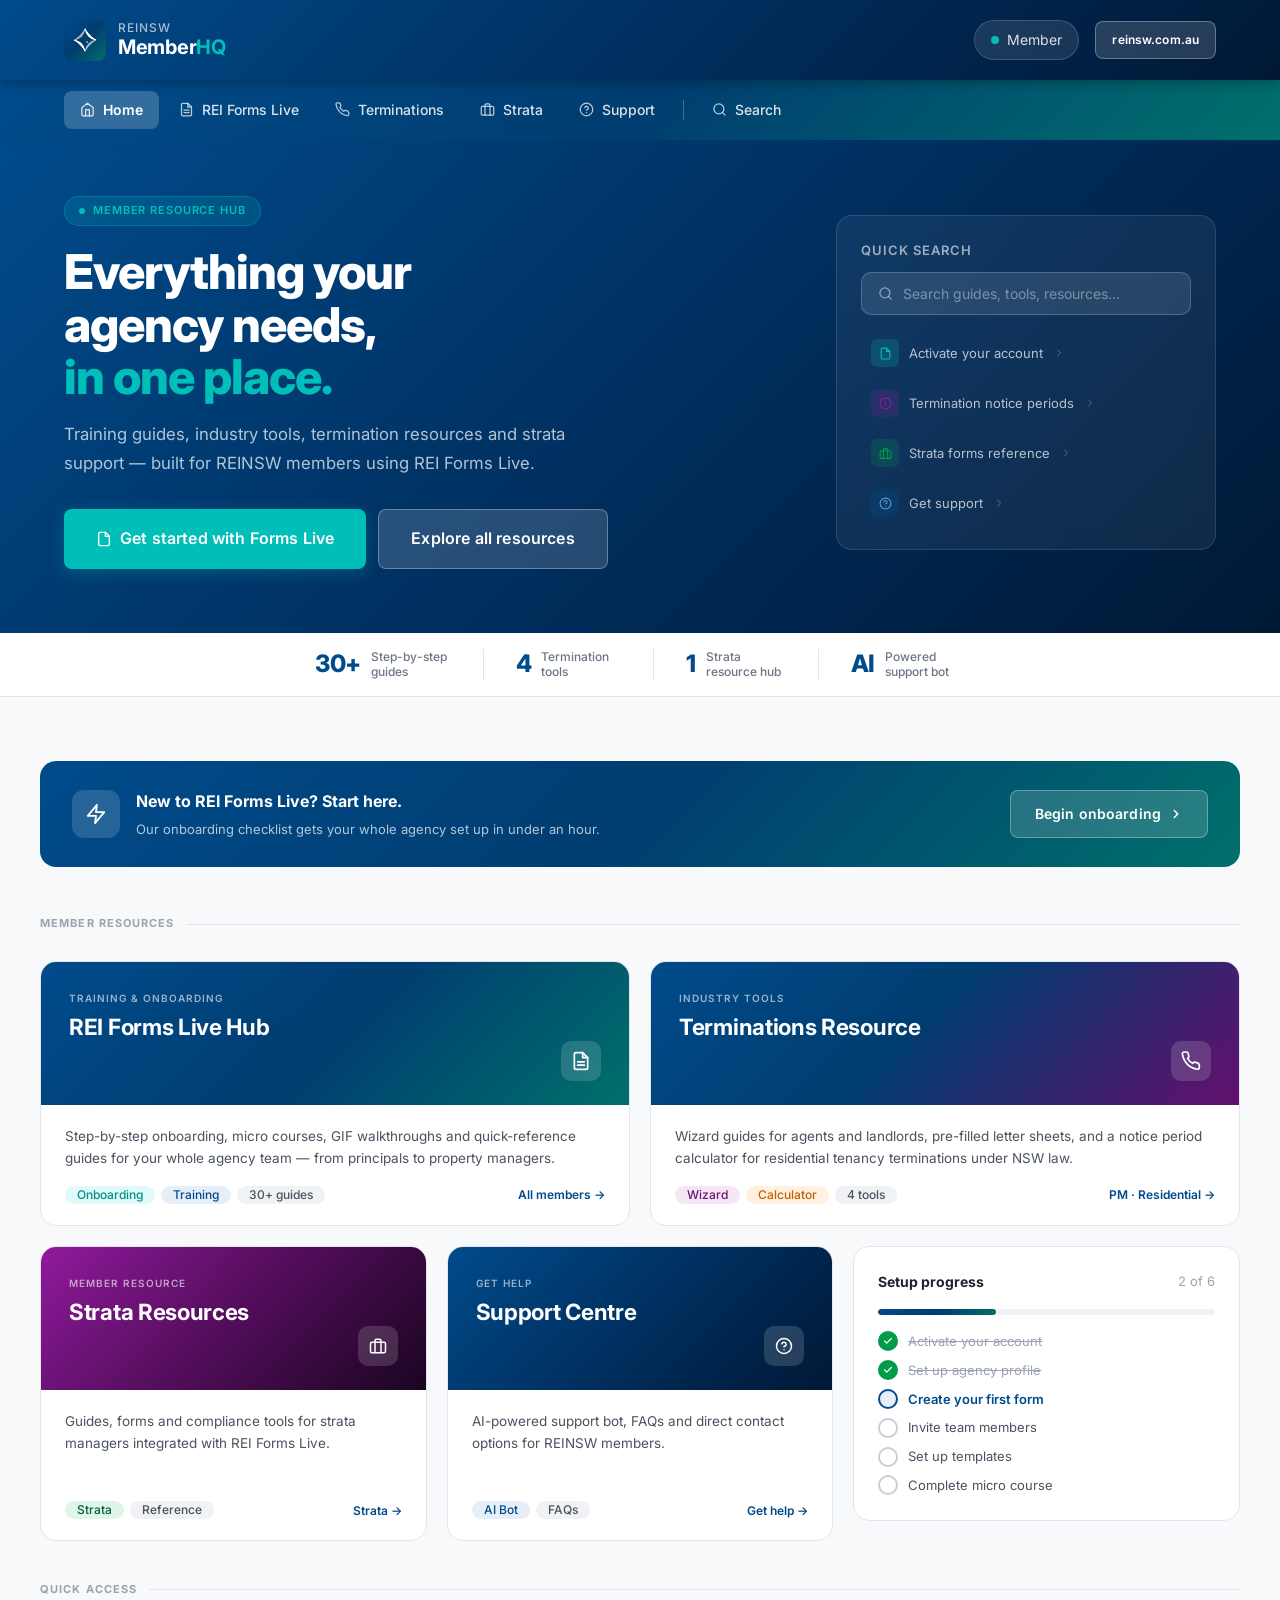
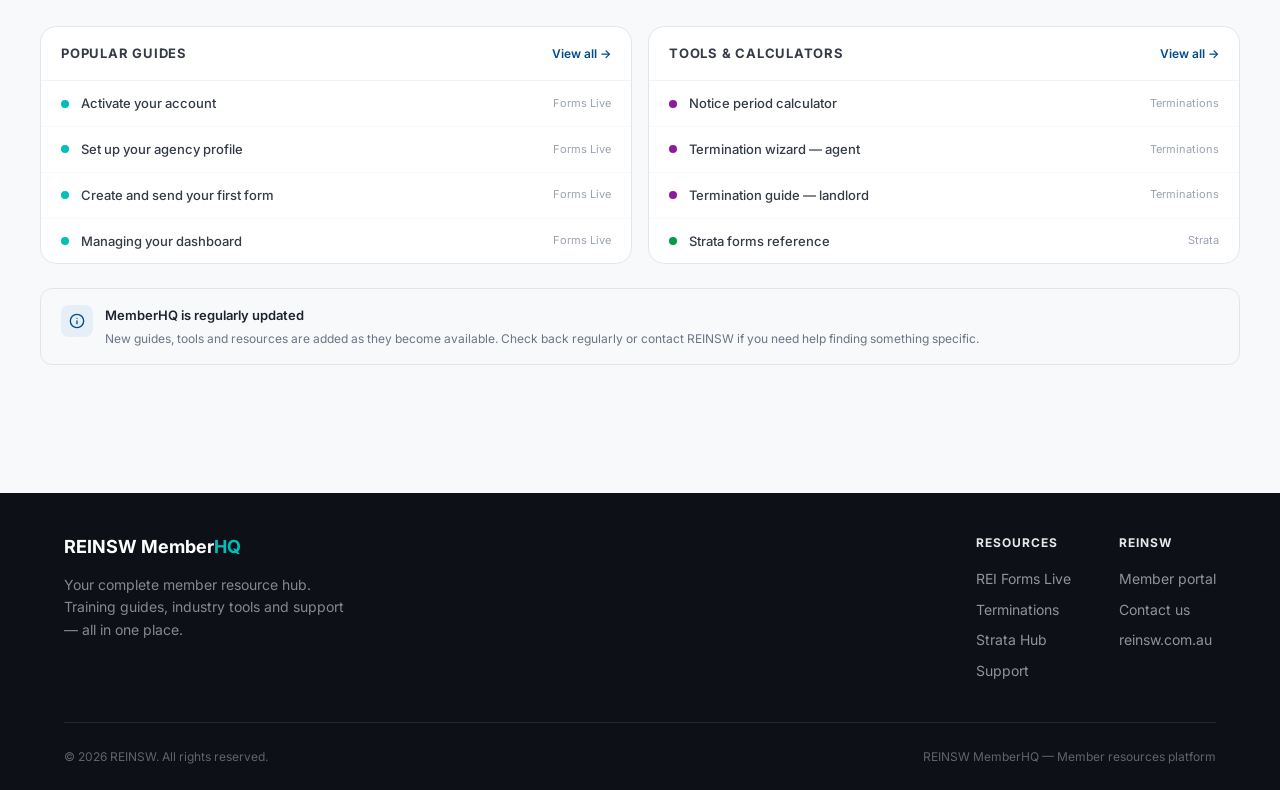
<file: index.html>
<!DOCTYPE html>
<html lang="en">
<head>
<meta charset="UTF-8">
<meta name="viewport" content="width=device-width, initial-scale=1.0">
<title>REINSW MemberHQ — Member Resource Hub</title>
<link rel="preconnect" href="https://fonts.googleapis.com">
<link rel="preconnect" href="https://fonts.gstatic.com" crossorigin>
<link href="https://fonts.googleapis.com/css2?family=Inter:wght@300;400;500;600;700;800&display=swap" rel="stylesheet">
<style>
/* ============================================================
   REINSW MemberHQ — Shared Design System
   hub-styles.css
   ============================================================ */

/* --- Google Fonts --- */
@import url('https://fonts.googleapis.com/css2?family=Inter:wght@300;400;500;600;700;800&display=swap');

/* ============================================================
   1. CSS VARIABLES — COLOUR & GRADIENT SYSTEM
   ============================================================ */
:root {
  /* Core brand colours */
  --royal-blue:   #004B8B;
  --teal:         #00BFB8;
  --purple:       #901A9D;
  --orange:       #FF8204;
  --green:        #009C49;
  --black:        #0D0D0D;
  --white:        #FFFFFF;

  /* Tints */
  --royal-blue-light: #E6EFF7;
  --teal-light:       #E0FAF9;
  --purple-light:     #F5E6F6;
  --orange-light:     #FFF0E0;
  --green-light:      #E0F5EA;

  /* Dark shades */
  --royal-blue-dark:  #003568;
  --teal-dark:        #008F89;
  --purple-dark:      #6A1274;

  /* Neutrals */
  --gray-50:   #F8F9FB;
  --gray-100:  #F0F2F5;
  --gray-200:  #E2E6EC;
  --gray-300:  #C8CDD6;
  --gray-400:  #9AA3B0;
  --gray-500:  #6B7585;
  --gray-600:  #4A5260;
  --gray-700:  #343B47;
  --gray-800:  #1E2330;
  --gray-900:  #0D1017;

  /* Gradients — Royal Blue dominant, deep secondary undertone, no true black */
  --grad-blue-black:    linear-gradient(135deg, #004B8B 0%, #002d5c 55%, #001835 100%);
  --grad-blue-teal:     linear-gradient(135deg, #004B8B 0%, #003d70 50%, #00706c 100%);
  --grad-blue-purple:   linear-gradient(135deg, #004B8B 0%, #003d70 45%, #62106c 100%);
  --grad-purple-black:  linear-gradient(135deg, #901A9D 0%, #520d5a 50%, #1a0520 100%);
  --grad-teal-black:    linear-gradient(135deg, #00BFB8 0%, #007470 50%, #001a19 100%);
  --grad-teal-green:    linear-gradient(135deg, #004B8B 0%, #007a70 55%, #009C49 100%);

  /* Typography */
  --font: 'Inter', 'Trebuchet MS', 'Gill Sans', 'Century Gothic', Arial, sans-serif;

  /* Type scale */
  --text-xs:   0.75rem;
  --text-sm:   0.875rem;
  --text-base: 1rem;
  --text-lg:   1.125rem;
  --text-xl:   1.25rem;
  --text-2xl:  1.5rem;
  --text-3xl:  1.875rem;
  --text-4xl:  2.25rem;
  --text-5xl:  3rem;

  /* Spacing */
  --space-1:  0.25rem;
  --space-2:  0.5rem;
  --space-3:  0.75rem;
  --space-4:  1rem;
  --space-5:  1.25rem;
  --space-6:  1.5rem;
  --space-8:  2rem;
  --space-10: 2.5rem;
  --space-12: 3rem;
  --space-16: 4rem;
  --space-20: 5rem;

  /* Radius */
  --radius-sm:  4px;
  --radius-md:  8px;
  --radius-lg:  12px;
  --radius-xl:  16px;
  --radius-2xl: 24px;
  --radius-full: 9999px;

  /* Shadows */
  --shadow-sm:  0 1px 3px rgba(0,0,0,0.08), 0 1px 2px rgba(0,0,0,0.04);
  --shadow-md:  0 4px 12px rgba(0,0,0,0.08), 0 2px 6px rgba(0,0,0,0.04);
  --shadow-lg:  0 8px 24px rgba(0,0,0,0.10), 0 4px 12px rgba(0,0,0,0.06);
  --shadow-xl:  0 16px 40px rgba(0,0,0,0.12), 0 8px 20px rgba(0,0,0,0.08);
  --shadow-blue: 0 4px 16px rgba(0,75,139,0.25);
  --shadow-teal: 0 4px 16px rgba(0,191,184,0.25);

  /* Transitions */
  --transition-fast:   150ms ease;
  --transition-base:   250ms ease;
  --transition-slow:   400ms ease;

  /* Layout */
  --container-max: 1200px;
  --container-wide: 1400px;
  --nav-height: 60px;
  --header-height: 80px;
}

/* ============================================================
   2. RESET & BASE
   ============================================================ */
*, *::before, *::after {
  box-sizing: border-box;
  margin: 0;
  padding: 0;
}

html {
  font-size: 16px;
  scroll-behavior: smooth;
  -webkit-font-smoothing: antialiased;
  -moz-osx-font-smoothing: grayscale;
}

body {
  font-family: var(--font);
  font-size: var(--text-base);
  line-height: 1.6;
  color: var(--gray-800);
  background: var(--gray-50);
}

img, svg { display: block; max-width: 100%; }
a { color: inherit; text-decoration: none; }
ul, ol { list-style: none; }
button { cursor: pointer; border: none; background: none; font-family: var(--font); }
input, select, textarea { font-family: var(--font); }

/* ============================================================
   3. LAYOUT UTILITIES
   ============================================================ */
.container {
  width: 100%;
  max-width: var(--container-max);
  margin: 0 auto;
  padding: 0 var(--space-6);
}

.container--wide {
  max-width: var(--container-wide);
}

.section {
  padding: var(--space-16) 0;
}

.section--sm {
  padding: var(--space-10) 0;
}

.grid {
  display: grid;
  gap: var(--space-6);
}

.grid--2 { grid-template-columns: repeat(2, 1fr); }
.grid--3 { grid-template-columns: repeat(3, 1fr); }
.grid--4 { grid-template-columns: repeat(4, 1fr); }

.flex { display: flex; }
.flex-col { flex-direction: column; }
.items-center { align-items: center; }
.justify-between { justify-content: space-between; }
.gap-2 { gap: var(--space-2); }
.gap-3 { gap: var(--space-3); }
.gap-4 { gap: var(--space-4); }
.gap-6 { gap: var(--space-6); }
.gap-8 { gap: var(--space-8); }

/* ============================================================
   4. HEADER — SPLIT LAYOUT
   Dark top bar (logo + account) + lighter nav below
   ============================================================ */

/* Top bar — Royal Blue to Black gradient */
.site-header {
  background: var(--grad-blue-black);
  height: var(--header-height);
  display: flex;
  align-items: center;
  position: sticky;
  top: 0;
  z-index: 100;
  box-shadow: 0 2px 12px rgba(0,0,0,0.3);
}

.site-header .container {
  display: flex;
  align-items: center;
  justify-content: space-between;
}

/* Logo area */
.site-logo {
  display: flex;
  align-items: center;
  gap: var(--space-3);
}

.site-logo__mark {
  width: 42px;
  height: 42px;
  background: var(--grad-blue-teal);
  border-radius: var(--radius-md);
  display: flex;
  align-items: center;
  justify-content: center;
  font-weight: 700;
  font-size: var(--text-lg);
  color: var(--white);
  letter-spacing: -0.5px;
  flex-shrink: 0;
}

.site-logo__text {
  display: flex;
  flex-direction: column;
  line-height: 1.2;
}

.site-logo__org {
  font-size: var(--text-xs);
  font-weight: 500;
  color: rgba(255,255,255,0.65);
  letter-spacing: 0.08em;
  text-transform: uppercase;
}

.site-logo__name {
  font-size: var(--text-xl);
  font-weight: 700;
  color: var(--white);
  letter-spacing: -0.3px;
}

.site-logo__name span {
  color: var(--teal);
}

/* Header right — member info */
.site-header__right {
  display: flex;
  align-items: center;
  gap: var(--space-4);
}

.member-badge {
  display: flex;
  align-items: center;
  gap: var(--space-2);
  background: rgba(255,255,255,0.1);
  border: 1px solid rgba(255,255,255,0.15);
  border-radius: var(--radius-full);
  padding: var(--space-2) var(--space-4);
  font-size: var(--text-sm);
  color: rgba(255,255,255,0.85);
}

.member-badge__dot {
  width: 8px;
  height: 8px;
  background: var(--teal);
  border-radius: 50%;
}

/* Navigation bar — lighter, Royal Blue to Teal gradient */
.site-nav {
  background: var(--grad-blue-teal);
  height: var(--nav-height);
  display: flex;
  align-items: center;
  position: sticky;
  top: var(--header-height);
  z-index: 99;
  box-shadow: 0 2px 8px rgba(0,75,139,0.2);
}

.site-nav .container {
  display: flex;
  align-items: center;
  gap: var(--space-1);
}

.nav-link {
  display: flex;
  align-items: center;
  gap: var(--space-2);
  padding: var(--space-2) var(--space-4);
  border-radius: var(--radius-md);
  font-size: var(--text-sm);
  font-weight: 500;
  color: rgba(255,255,255,0.85);
  transition: all var(--transition-fast);
  white-space: nowrap;
}

.nav-link:hover {
  background: rgba(255,255,255,0.15);
  color: var(--white);
}

.nav-link.active {
  background: rgba(255,255,255,0.2);
  color: var(--white);
  font-weight: 600;
}

.nav-link__icon {
  display: flex;
  align-items: center;
  opacity: 0.85;
  flex-shrink: 0;
}

.nav-divider {
  width: 1px;
  height: 20px;
  background: rgba(255,255,255,0.25);
  margin: 0 var(--space-2);
}

/* ============================================================
   5. SECTION BANNERS
   Each hub section has its own gradient identity
   ============================================================ */
.section-banner {
  padding: var(--space-10) 0;
  position: relative;
  overflow: hidden;
}



/* Forms Live — Blue to Teal (blue dominant) */
.section-banner--forms {
  background: var(--grad-blue-teal);
}

/* Terminations — Blue to Purple (blue dominant) */
.section-banner--terminations {
  background: var(--grad-blue-purple);
}

/* Strata — Purple to Black */
.section-banner--strata {
  background: var(--grad-purple-black);
}

/* Support — Blue to Black */
.section-banner--support {
  background: var(--grad-blue-black);
}

/* Tools — Teal to Black */
.section-banner--tools {
  background: var(--grad-teal-black);
}
.section-banner__content {
  position: relative;
  z-index: 1;
}

.section-banner__eyebrow {
  font-size: var(--text-xs);
  font-weight: 600;
  letter-spacing: 0.1em;
  text-transform: uppercase;
  color: rgba(255,255,255,0.7);
  margin-bottom: var(--space-2);
}

.section-banner__title {
  font-size: var(--text-4xl);
  font-weight: 700;
  color: var(--white);
  letter-spacing: -0.5px;
  line-height: 1.15;
  margin-bottom: var(--space-3);
}

.section-banner__desc {
  font-size: var(--text-lg);
  color: rgba(255,255,255,0.8);
  max-width: 600px;
  line-height: 1.6;
}

/* ============================================================
   6. CARDS
   ============================================================ */
.card {
  background: var(--white);
  border-radius: var(--radius-lg);
  box-shadow: var(--shadow-md);
  border: 1px solid var(--gray-200);
  overflow: hidden;
  transition: transform var(--transition-base), box-shadow var(--transition-base);
}

.card:hover {
  transform: translateY(-2px);
  box-shadow: var(--shadow-lg);
}

.card__header {
  padding: var(--space-5) var(--space-6) var(--space-4);
  border-bottom: 1px solid var(--gray-100);
}

.card__body {
  padding: var(--space-5) var(--space-6);
}

.card__footer {
  padding: var(--space-4) var(--space-6);
  background: var(--gray-50);
  border-top: 1px solid var(--gray-100);
}

/* Card with left accent border */
.card--accented {
  border-left: 4px solid var(--royal-blue);
}

.card--accented-teal   { border-left-color: var(--teal); }
.card--accented-purple { border-left-color: var(--purple); }
.card--accented-orange { border-left-color: var(--orange); }
.card--accented-green  { border-left-color: var(--green); }

/* Hub section cards */
.hub-card {
  background: var(--white);
  border-radius: var(--radius-xl);
  box-shadow: var(--shadow-md);
  border: 1px solid var(--gray-200);
  overflow: hidden;
  transition: transform var(--transition-base), box-shadow var(--transition-base);
  display: flex;
  flex-direction: column;
}

.hub-card:hover {
  transform: translateY(-3px);
  box-shadow: var(--shadow-xl);
}

.hub-card__stripe {
  height: 5px;
}

.hub-card__stripe--blue-teal    { background: var(--grad-blue-teal); }
.hub-card__stripe--blue-purple  { background: var(--grad-blue-purple); }
.hub-card__stripe--purple-black { background: var(--grad-purple-black); }
.hub-card__stripe--teal-black   { background: var(--grad-teal-black); }
.hub-card__stripe--blue-black   { background: var(--grad-blue-black); }

.hub-card__body {
  padding: var(--space-6);
  flex: 1;
}

.hub-card__icon {
  width: 48px;
  height: 48px;
  border-radius: var(--radius-md);
  display: flex;
  align-items: center;
  justify-content: center;
  margin-bottom: var(--space-4);
  flex-shrink: 0;
}

.hub-card__icon--blue   { background: var(--royal-blue-light); }
.hub-card__icon--teal   { background: var(--teal-light); }
.hub-card__icon--purple { background: var(--purple-light); }
.hub-card__icon--orange { background: var(--orange-light); }
.hub-card__icon--green  { background: var(--green-light); }

.hub-card__title {
  font-size: var(--text-xl);
  font-weight: 700;
  color: var(--gray-800);
  margin-bottom: var(--space-2);
  letter-spacing: -0.2px;
}

.hub-card__desc {
  font-size: var(--text-sm);
  color: var(--gray-500);
  line-height: 1.6;
  margin-bottom: var(--space-4);
}

.hub-card__tags {
  display: flex;
  flex-wrap: wrap;
  gap: var(--space-2);
  margin-bottom: var(--space-5);
}

.hub-card__footer {
  padding: var(--space-4) var(--space-6);
  border-top: 1px solid var(--gray-100);
  background: var(--gray-50);
  display: flex;
  align-items: center;
  justify-content: space-between;
}

/* Guide cards (within a section) */
.guide-card {
  background: var(--white);
  border-radius: var(--radius-lg);
  border: 1px solid var(--gray-200);
  padding: var(--space-5);
  display: flex;
  align-items: flex-start;
  gap: var(--space-4);
  transition: all var(--transition-base);
  cursor: pointer;
}

.guide-card:hover {
  border-color: var(--royal-blue);
  box-shadow: var(--shadow-blue);
  transform: translateX(3px);
}

.guide-card__num {
  width: 32px;
  height: 32px;
  border-radius: var(--radius-sm);
  background: var(--royal-blue-light);
  color: var(--royal-blue);
  font-size: var(--text-sm);
  font-weight: 700;
  display: flex;
  align-items: center;
  justify-content: center;
  flex-shrink: 0;
}

.guide-card__content { flex: 1; }

.guide-card__title {
  font-size: var(--text-base);
  font-weight: 600;
  color: var(--gray-800);
  margin-bottom: var(--space-1);
}

.guide-card__meta {
  font-size: var(--text-xs);
  color: var(--gray-400);
}

.guide-card__arrow {
  color: var(--gray-300);
  font-size: var(--text-lg);
  transition: color var(--transition-fast), transform var(--transition-fast);
  flex-shrink: 0;
}

.guide-card:hover .guide-card__arrow {
  color: var(--royal-blue);
  transform: translateX(3px);
}

/* ============================================================
   7. BUTTONS
   ============================================================ */
.btn {
  display: inline-flex;
  align-items: center;
  gap: var(--space-2);
  padding: var(--space-3) var(--space-6);
  border-radius: var(--radius-md);
  font-size: var(--text-sm);
  font-weight: 600;
  font-family: var(--font);
  transition: all var(--transition-fast);
  white-space: nowrap;
  letter-spacing: 0.01em;
}

/* Primary — Royal Blue */
.btn--primary {
  background: var(--royal-blue);
  color: var(--white);
  box-shadow: var(--shadow-blue);
}
.btn--primary:hover {
  background: var(--royal-blue-dark);
  transform: translateY(-1px);
  box-shadow: 0 6px 20px rgba(0,75,139,0.35);
}

/* Secondary — outlined */
.btn--secondary {
  background: transparent;
  color: var(--royal-blue);
  border: 2px solid var(--royal-blue);
}
.btn--secondary:hover {
  background: var(--royal-blue-light);
}

/* Ghost — for dark backgrounds */
.btn--ghost {
  background: rgba(255,255,255,0.15);
  color: var(--white);
  border: 1px solid rgba(255,255,255,0.3);
}
.btn--ghost:hover {
  background: rgba(255,255,255,0.25);
}

/* Teal accent */
.btn--teal {
  background: var(--teal);
  color: var(--white);
  box-shadow: var(--shadow-teal);
}
.btn--teal:hover {
  background: var(--teal-dark);
  transform: translateY(-1px);
}

/* Orange accent */
.btn--orange {
  background: var(--orange);
  color: var(--white);
}
.btn--orange:hover {
  background: #e07200;
  transform: translateY(-1px);
}

/* Size variants */
.btn--sm { padding: var(--space-2) var(--space-4); font-size: var(--text-xs); }
.btn--lg { padding: var(--space-4) var(--space-8); font-size: var(--text-base); }

/* ============================================================
   8. TAGS & BADGES
   ============================================================ */
.tag {
  display: inline-flex;
  align-items: center;
  padding: 3px var(--space-3);
  border-radius: var(--radius-full);
  font-size: var(--text-xs);
  font-weight: 500;
  line-height: 1;
}

.tag--blue   { background: var(--royal-blue-light); color: var(--royal-blue); }
.tag--teal   { background: var(--teal-light);        color: var(--teal-dark); }
.tag--purple { background: var(--purple-light);      color: var(--purple-dark); }
.tag--orange { background: var(--orange-light);      color: #c06000; }
.tag--green  { background: var(--green-light);       color: #006030; }
.tag--gray   { background: var(--gray-100);          color: var(--gray-600); }

/* Status badges */
.badge {
  display: inline-flex;
  align-items: center;
  gap: var(--space-1);
  padding: 2px var(--space-3);
  border-radius: var(--radius-full);
  font-size: var(--text-xs);
  font-weight: 600;
}

.badge--new     { background: var(--teal-light);   color: var(--teal-dark); }
.badge--updated { background: var(--orange-light);  color: #c06000; }
.badge--role    { background: var(--purple-light);  color: var(--purple-dark); }

/* ============================================================
   9. STEP ACCORDIONS
   ============================================================ */
.step-accordion {
  border: 1px solid var(--gray-200);
  border-radius: var(--radius-lg);
  overflow: hidden;
  margin-bottom: var(--space-3);
  background: var(--white);
  transition: box-shadow var(--transition-base);
}

.step-accordion:hover {
  box-shadow: var(--shadow-md);
}

.step-accordion.open {
  box-shadow: var(--shadow-md);
  border-color: var(--royal-blue);
}

.step-accordion__header {
  display: flex;
  align-items: center;
  gap: var(--space-4);
  padding: var(--space-4) var(--space-5);
  cursor: pointer;
  user-select: none;
  background: var(--white);
  transition: background var(--transition-fast);
}

.step-accordion__header:hover {
  background: var(--gray-50);
}

.step-accordion.open .step-accordion__header {
  background: var(--royal-blue-light);
  border-bottom: 1px solid var(--gray-200);
}

.step-accordion__num {
  width: 32px;
  height: 32px;
  border-radius: var(--radius-sm);
  background: var(--royal-blue);
  color: var(--white);
  font-size: var(--text-sm);
  font-weight: 700;
  display: flex;
  align-items: center;
  justify-content: center;
  flex-shrink: 0;
}

.step-accordion.open .step-accordion__num {
  background: var(--grad-blue-teal);
}

.step-accordion__title {
  flex: 1;
  font-size: var(--text-base);
  font-weight: 600;
  color: var(--gray-800);
}

.step-accordion__chevron {
  color: var(--gray-400);
  font-size: var(--text-lg);
  transition: transform var(--transition-base);
  flex-shrink: 0;
}

.step-accordion.open .step-accordion__chevron {
  transform: rotate(180deg);
  color: var(--royal-blue);
}

.step-accordion__body {
  display: none;
  padding: var(--space-5) var(--space-6);
  font-size: var(--text-sm);
  line-height: 1.7;
  color: var(--gray-700);
}

.step-accordion.open .step-accordion__body {
  display: block;
}

.step-accordion__body p { margin-bottom: var(--space-3); }
.step-accordion__body ul, .step-accordion__body ol {
  padding-left: var(--space-5);
  margin-bottom: var(--space-3);
}
.step-accordion__body li { margin-bottom: var(--space-2); }
.step-accordion__body strong { color: var(--gray-800); }

/* Tip box inside accordion */
.step-tip {
  background: var(--teal-light);
  border-left: 3px solid var(--teal);
  border-radius: 0 var(--radius-sm) var(--radius-sm) 0;
  padding: var(--space-3) var(--space-4);
  margin-top: var(--space-4);
  font-size: var(--text-sm);
  color: var(--teal-dark);
}

.step-warning {
  background: var(--orange-light);
  border-left: 3px solid var(--orange);
  border-radius: 0 var(--radius-sm) var(--radius-sm) 0;
  padding: var(--space-3) var(--space-4);
  margin-top: var(--space-4);
  font-size: var(--text-sm);
  color: #8a4400;
}

/* ============================================================
   10. CHECKLIST
   ============================================================ */
.checklist {
  display: flex;
  flex-direction: column;
  gap: var(--space-2);
}

.checklist-item {
  display: flex;
  align-items: flex-start;
  gap: var(--space-3);
  padding: var(--space-3) var(--space-4);
  border-radius: var(--radius-md);
  background: var(--white);
  border: 1px solid var(--gray-200);
  transition: all var(--transition-base);
  cursor: pointer;
}

.checklist-item:hover {
  border-color: var(--royal-blue);
  background: var(--royal-blue-light);
}

.checklist-item.checked {
  background: var(--green-light);
  border-color: var(--green);
}

.checklist-item__box {
  width: 20px;
  height: 20px;
  border-radius: var(--radius-sm);
  border: 2px solid var(--gray-300);
  display: flex;
  align-items: center;
  justify-content: center;
  flex-shrink: 0;
  margin-top: 2px;
  transition: all var(--transition-fast);
  background: var(--white);
}

.checklist-item.checked .checklist-item__box {
  background: var(--green);
  border-color: var(--green);
  color: var(--white);
}

.checklist-item__label {
  font-size: var(--text-sm);
  font-weight: 500;
  color: var(--gray-700);
  line-height: 1.5;
}

.checklist-item.checked .checklist-item__label {
  text-decoration: line-through;
  color: var(--gray-400);
}

/* Progress bar */
.progress-bar {
  height: 8px;
  background: var(--gray-200);
  border-radius: var(--radius-full);
  overflow: hidden;
  margin-bottom: var(--space-2);
}

.progress-bar__fill {
  height: 100%;
  background: var(--grad-blue-teal);
  border-radius: var(--radius-full);
  transition: width var(--transition-slow);
}

/* ============================================================
   11. GUIDE PAGE LAYOUT
   ============================================================ */
.guide-layout {
  display: grid;
  grid-template-columns: 1fr 280px;
  gap: var(--space-8);
  align-items: start;
}

.guide-main { min-width: 0; }

.guide-sidebar {
  position: sticky;
  top: calc(var(--header-height) + var(--nav-height) + var(--space-6));
}

.sidebar-widget {
  background: var(--white);
  border-radius: var(--radius-lg);
  border: 1px solid var(--gray-200);
  overflow: hidden;
  margin-bottom: var(--space-4);
}

.sidebar-widget__header {
  padding: var(--space-4) var(--space-5);
  background: var(--royal-blue-light);
  border-bottom: 1px solid var(--gray-200);
  font-size: var(--text-sm);
  font-weight: 700;
  color: var(--royal-blue);
  text-transform: uppercase;
  letter-spacing: 0.06em;
}

.sidebar-widget__body {
  padding: var(--space-4) var(--space-5);
}

.sidebar-link {
  display: flex;
  align-items: center;
  gap: var(--space-2);
  padding: var(--space-2) var(--space-3);
  border-radius: var(--radius-sm);
  font-size: var(--text-sm);
  color: var(--gray-600);
  transition: all var(--transition-fast);
}

.sidebar-link:hover {
  background: var(--royal-blue-light);
  color: var(--royal-blue);
}

.sidebar-link.active {
  background: var(--royal-blue-light);
  color: var(--royal-blue);
  font-weight: 600;
}

/* ============================================================
   12. SEARCH BAR
   ============================================================ */
.search-bar {
  display: flex;
  align-items: center;
  gap: var(--space-3);
  background: var(--white);
  border: 2px solid var(--gray-200);
  border-radius: var(--radius-full);
  padding: var(--space-3) var(--space-5);
  transition: border-color var(--transition-fast), box-shadow var(--transition-fast);
  max-width: 480px;
  width: 100%;
}

.search-bar:focus-within {
  border-color: var(--royal-blue);
  box-shadow: 0 0 0 3px rgba(0,75,139,0.1);
}

.search-bar__icon {
  color: var(--gray-400);
  font-size: 1.1rem;
  flex-shrink: 0;
}

.search-bar__input {
  flex: 1;
  border: none;
  outline: none;
  font-size: var(--text-sm);
  color: var(--gray-800);
  background: transparent;
}

.search-bar__input::placeholder { color: var(--gray-400); }

/* ============================================================
   13. CALCULATOR / TOOL PANELS
   ============================================================ */
.tool-panel {
  background: var(--white);
  border-radius: var(--radius-xl);
  border: 1px solid var(--gray-200);
  box-shadow: var(--shadow-lg);
  overflow: hidden;
}

.tool-panel__header {
  background: var(--grad-blue-purple);
  padding: var(--space-6) var(--space-8);
  color: var(--white);
}

.tool-panel__title {
  font-size: var(--text-2xl);
  font-weight: 700;
  margin-bottom: var(--space-2);
  letter-spacing: -0.3px;
}

.tool-panel__body {
  padding: var(--space-8);
}

.form-group {
  margin-bottom: var(--space-5);
}

.form-label {
  display: block;
  font-size: var(--text-sm);
  font-weight: 600;
  color: var(--gray-700);
  margin-bottom: var(--space-2);
}

.form-input, .form-select {
  width: 100%;
  padding: var(--space-3) var(--space-4);
  border: 2px solid var(--gray-200);
  border-radius: var(--radius-md);
  font-size: var(--text-base);
  font-family: var(--font);
  color: var(--gray-800);
  background: var(--white);
  transition: border-color var(--transition-fast), box-shadow var(--transition-fast);
}

.form-input:focus, .form-select:focus {
  outline: none;
  border-color: var(--royal-blue);
  box-shadow: 0 0 0 3px rgba(0,75,139,0.1);
}

.result-box {
  background: var(--royal-blue-light);
  border: 2px solid var(--royal-blue);
  border-radius: var(--radius-lg);
  padding: var(--space-6);
  text-align: center;
}

.result-box__label {
  font-size: var(--text-sm);
  color: var(--royal-blue);
  font-weight: 600;
  text-transform: uppercase;
  letter-spacing: 0.06em;
  margin-bottom: var(--space-2);
}

.result-box__value {
  font-size: var(--text-4xl);
  font-weight: 700;
  color: var(--royal-blue);
  letter-spacing: -0.5px;
}

/* ============================================================
   14. FOOTER
   ============================================================ */
.site-footer {
  background: var(--gray-900);
  color: rgba(255,255,255,0.7);
  padding: var(--space-10) 0 var(--space-6);
  margin-top: var(--space-16);
}

.site-footer__top {
  display: flex;
  align-items: flex-start;
  justify-content: space-between;
  gap: var(--space-8);
  padding-bottom: var(--space-8);
  border-bottom: 1px solid rgba(255,255,255,0.1);
  margin-bottom: var(--space-6);
}

.site-footer__brand {
  max-width: 280px;
}

.site-footer__logo {
  font-size: var(--text-lg);
  font-weight: 700;
  color: var(--white);
  margin-bottom: var(--space-3);
}

.site-footer__logo span { color: var(--teal); }

.site-footer__tagline {
  font-size: var(--text-sm);
  line-height: 1.6;
  color: rgba(255,255,255,0.5);
}

.site-footer__links {
  display: flex;
  gap: var(--space-12);
}

.footer-col__title {
  font-size: var(--text-xs);
  font-weight: 700;
  letter-spacing: 0.08em;
  text-transform: uppercase;
  color: rgba(255,255,255,0.9);
  margin-bottom: var(--space-4);
}

.footer-col__link {
  display: block;
  font-size: var(--text-sm);
  color: rgba(255,255,255,0.55);
  margin-bottom: var(--space-2);
  transition: color var(--transition-fast);
}

.footer-col__link:hover { color: var(--teal); }

.site-footer__bottom {
  display: flex;
  align-items: center;
  justify-content: space-between;
  font-size: var(--text-xs);
  color: rgba(255,255,255,0.35);
}

/* ============================================================
   15. UTILITY CLASSES
   ============================================================ */
.text-white   { color: var(--white); }
.text-primary { color: var(--gray-800); }
.text-muted   { color: var(--gray-500); }
.text-blue    { color: var(--royal-blue); }
.text-teal    { color: var(--teal); }
.text-purple  { color: var(--purple); }
.text-orange  { color: var(--orange); }
.text-green   { color: var(--green); }

.text-xs   { font-size: var(--text-xs); }
.text-sm   { font-size: var(--text-sm); }
.text-base { font-size: var(--text-base); }
.text-lg   { font-size: var(--text-lg); }
.text-xl   { font-size: var(--text-xl); }
.text-2xl  { font-size: var(--text-2xl); }
.text-3xl  { font-size: var(--text-3xl); }

.font-normal { font-weight: 400; }
.font-medium { font-weight: 500; }
.font-semibold { font-weight: 600; }
.font-bold   { font-weight: 700; }

.mt-2 { margin-top: var(--space-2); }
.mt-4 { margin-top: var(--space-4); }
.mt-6 { margin-top: var(--space-6); }
.mt-8 { margin-top: var(--space-8); }
.mb-2 { margin-bottom: var(--space-2); }
.mb-4 { margin-bottom: var(--space-4); }
.mb-6 { margin-bottom: var(--space-6); }
.mb-8 { margin-bottom: var(--space-8); }

.w-full { width: 100%; }
.text-center { text-align: center; }

/* ============================================================
   16. RESPONSIVE
   ============================================================ */
@media (max-width: 1024px) {
  .guide-layout {
    grid-template-columns: 1fr;
  }
  .guide-sidebar {
    position: static;
  }
  .grid--4 { grid-template-columns: repeat(2, 1fr); }
  .grid--3 { grid-template-columns: repeat(2, 1fr); }
}

@media (max-width: 768px) {
  :root {
    --header-height: 64px;
    --nav-height: 52px;
  }
  .section-banner__title { font-size: var(--text-3xl); }
  .grid--2, .grid--3, .grid--4 { grid-template-columns: 1fr; }
  .site-footer__top { flex-direction: column; }
  .site-footer__links { flex-direction: column; gap: var(--space-6); }
  .site-footer__bottom { flex-direction: column; gap: var(--space-2); text-align: center; }
  .container { padding: 0 var(--space-4); }
  .nav-link span { display: none; }
  .nav-link { padding: var(--space-2) var(--space-3); }
}

@media (max-width: 480px) {
  .section-banner__title { font-size: var(--text-2xl); }
  .hub-card__body { padding: var(--space-5); }
}

</style>
<style>

/* ============================================================
   HOMEPAGE-SPECIFIC STYLES
   ============================================================ */

/* Hero section */
.hero {
  background: var(--grad-blue-black);
  padding: 56px 0 64px;
  position: relative;
  overflow: hidden;
}

.hero::before, .hero::after { display: none; }

.hero__inner {
  position: relative;
  z-index: 1;
  display: grid;
  grid-template-columns: 1fr 380px;
  gap: 48px;
  align-items: center;
}

.hero__eyebrow {
  display: inline-flex;
  align-items: center;
  gap: 8px;
  background: rgba(0,191,184,0.15);
  border: 1px solid rgba(0,191,184,0.3);
  border-radius: 999px;
  padding: 5px 14px;
  font-size: 11px;
  font-weight: 600;
  letter-spacing: 0.08em;
  text-transform: uppercase;
  color: var(--teal);
  margin-bottom: 20px;
}

.hero__eyebrow-dot {
  width: 6px;
  height: 6px;
  background: var(--teal);
  border-radius: 50%;
}

.hero__title {
  font-size: 3rem;
  font-weight: 800;
  color: var(--white);
  letter-spacing: -1px;
  line-height: 1.1;
  margin-bottom: 16px;
}

.hero__title span {
  color: var(--teal);
}

.hero__subtitle {
  font-size: 1.05rem;
  color: rgba(255,255,255,0.7);
  line-height: 1.7;
  max-width: 520px;
  margin-bottom: 32px;
}

.hero__actions {
  display: flex;
  gap: 12px;
  flex-wrap: wrap;
}

/* Hero search */
.hero__search {
  background: rgba(255,255,255,0.06);
  border: 1px solid rgba(255,255,255,0.12);
  border-radius: 16px;
  padding: 24px;
  backdrop-filter: blur(10px);
}

.hero__search-title {
  font-size: 13px;
  font-weight: 600;
  color: rgba(255,255,255,0.6);
  text-transform: uppercase;
  letter-spacing: 0.08em;
  margin-bottom: 12px;
}

.hero-search-bar {
  display: flex;
  align-items: center;
  gap: 10px;
  background: rgba(255,255,255,0.1);
  border: 1px solid rgba(255,255,255,0.2);
  border-radius: 10px;
  padding: 12px 16px;
  margin-bottom: 16px;
  transition: border-color 0.2s, background 0.2s;
}

.hero-search-bar:focus-within {
  border-color: var(--teal);
  background: rgba(255,255,255,0.14);
}

.hero-search-bar input {
  flex: 1;
  background: none;
  border: none;
  outline: none;
  font-family: var(--font);
  font-size: 14px;
  color: var(--white);
}

.hero-search-bar input::placeholder { color: rgba(255,255,255,0.4); }

.hero__quick-links {
  display: flex;
  flex-direction: column;
  gap: 6px;
}

.hero__quick-link {
  display: flex;
  align-items: center;
  gap: 10px;
  padding: 8px 10px;
  border-radius: 8px;
  font-size: 13px;
  color: rgba(255,255,255,0.7);
  transition: all 0.15s;
  cursor: pointer;
}

.hero__quick-link:hover {
  background: rgba(255,255,255,0.08);
  color: var(--white);
}

.hero__quick-link-icon {
  width: 28px;
  height: 28px;
  border-radius: 6px;
  display: flex;
  align-items: center;
  justify-content: center;
  flex-shrink: 0;
}

/* Stats bar */
.stats-bar {
  background: var(--white);
  border-bottom: 1px solid var(--gray-200);
  padding: 16px 0;
}

.stats-bar__inner {
  display: flex;
  align-items: center;
  gap: 0;
  justify-content: center;
}

.stat-item {
  display: flex;
  align-items: center;
  gap: 10px;
  padding: 0 32px;
  border-right: 1px solid var(--gray-200);
}

.stat-item:last-child { border-right: none; }

.stat-item__num {
  font-size: 1.5rem;
  font-weight: 800;
  color: var(--royal-blue);
  letter-spacing: -0.5px;
  line-height: 1;
}

.stat-item__label {
  font-size: 12px;
  color: var(--gray-500);
  font-weight: 500;
  line-height: 1.3;
  max-width: 80px;
}

/* Section label */
.section-label {
  display: flex;
  align-items: center;
  gap: 12px;
  margin-bottom: 28px;
}

.section-label__line {
  flex: 1;
  height: 1px;
  background: var(--gray-200);
}

.section-label__text {
  font-size: 11px;
  font-weight: 700;
  letter-spacing: 0.1em;
  text-transform: uppercase;
  color: var(--gray-400);
  white-space: nowrap;
}

/* Hub section cards — large format for homepage */
.hub-grid {
  display: grid;
  grid-template-columns: repeat(2, 1fr);
  gap: 20px;
  margin-bottom: 20px;
}

.hub-grid--bottom {
  grid-template-columns: repeat(3, 1fr);
}

.hub-card-lg {
  background: var(--white);
  border-radius: 16px;
  border: 1px solid var(--gray-200);
  overflow: hidden;
  transition: transform 0.25s ease, box-shadow 0.25s ease;
  display: flex;
  flex-direction: column;
  text-decoration: none;
  color: inherit;
}

.hub-card-lg:hover {
  transform: translateY(-4px);
  box-shadow: 0 16px 40px rgba(0,0,0,0.10), 0 4px 12px rgba(0,0,0,0.06);
}

.hub-card-lg__banner {
  padding: 28px 28px 24px;
  position: relative;
  overflow: hidden;
  min-height: 140px;
  display: flex;
  flex-direction: column;
  justify-content: space-between;
}

.hub-card-lg__banner::after {
  display: none;
}

.hub-card-lg__eyebrow {
  font-size: 10px;
  font-weight: 600;
  letter-spacing: 0.1em;
  text-transform: uppercase;
  color: rgba(255,255,255,0.6);
  margin-bottom: 8px;
}

.hub-card-lg__title {
  font-size: 1.4rem;
  font-weight: 700;
  color: var(--white);
  letter-spacing: -0.3px;
  line-height: 1.2;
}

.hub-card-lg__icon {
  width: 40px;
  height: 40px;
  background: rgba(255,255,255,0.15);
  border-radius: 10px;
  display: flex;
  align-items: center;
  justify-content: center;
  align-self: flex-end;
}

.hub-card-lg__body {
  padding: 20px 24px;
  flex: 1;
  display: flex;
  flex-direction: column;
}

.hub-card-lg__desc {
  font-size: 13.5px;
  color: var(--gray-600);
  line-height: 1.65;
  margin-bottom: 16px;
  flex: 1;
}

.hub-card-lg__meta {
  display: flex;
  align-items: center;
  justify-content: space-between;
  flex-wrap: wrap;
  gap: 8px;
}

.hub-card-lg__tags {
  display: flex;
  gap: 6px;
  flex-wrap: wrap;
}

/* Onboarding prompt banner */
.onboarding-banner {
  background: linear-gradient(135deg, #004B8B 0%, #003d70 50%, #00706c 100%);
  border-radius: 16px;
  padding: 28px 32px;
  display: flex;
  align-items: center;
  justify-content: space-between;
  gap: 24px;
  margin-bottom: 48px;
  position: relative;
  overflow: hidden;
}

.onboarding-banner::before {
  display: none;
}

.onboarding-banner__left {
  display: flex;
  align-items: center;
  gap: 16px;
}

.onboarding-banner__icon {
  width: 48px;
  height: 48px;
  background: rgba(255,255,255,0.15);
  border-radius: 12px;
  display: flex;
  align-items: center;
  justify-content: center;
  flex-shrink: 0;
}

.onboarding-banner__title {
  font-size: 1rem;
  font-weight: 700;
  color: var(--white);
  margin-bottom: 4px;
}

.onboarding-banner__subtitle {
  font-size: 13px;
  color: rgba(255,255,255,0.7);
}

/* Progress widget */
.progress-widget {
  background: var(--white);
  border: 1px solid var(--gray-200);
  border-radius: 16px;
  padding: 24px;
  margin-bottom: 20px;
}

.progress-widget__header {
  display: flex;
  align-items: center;
  justify-content: space-between;
  margin-bottom: 16px;
}

.progress-widget__title {
  font-size: 14px;
  font-weight: 700;
  color: var(--gray-800);
}

.progress-widget__count {
  font-size: 13px;
  color: var(--gray-400);
}

.progress-mini {
  height: 6px;
  background: var(--gray-100);
  border-radius: 999px;
  overflow: hidden;
  margin-bottom: 16px;
}

.progress-mini__fill {
  height: 100%;
  background: var(--grad-blue-teal);
  border-radius: 999px;
  width: 35%;
}

.progress-steps {
  display: flex;
  flex-direction: column;
  gap: 8px;
}

.progress-step {
  display: flex;
  align-items: center;
  gap: 10px;
  font-size: 13px;
  color: var(--gray-600);
}

.progress-step__check {
  width: 20px;
  height: 20px;
  border-radius: 50%;
  border: 2px solid var(--gray-300);
  display: flex;
  align-items: center;
  justify-content: center;
  flex-shrink: 0;
  font-size: 10px;
}

.progress-step--done .progress-step__check {
  background: var(--green);
  border-color: var(--green);
  color: var(--white);
}

.progress-step--done {
  color: var(--gray-400);
  text-decoration: line-through;
}

.progress-step--active .progress-step__check {
  border-color: var(--royal-blue);
  background: var(--royal-blue-light);
}

.progress-step--active {
  color: var(--royal-blue);
  font-weight: 600;
}

/* Recent/quick access */
.quick-access {
  background: var(--white);
  border: 1px solid var(--gray-200);
  border-radius: 16px;
  overflow: hidden;
}

.quick-access__header {
  padding: 16px 20px;
  border-bottom: 1px solid var(--gray-100);
  display: flex;
  align-items: center;
  justify-content: space-between;
}

.quick-access__title {
  font-size: 13px;
  font-weight: 700;
  color: var(--gray-700);
  text-transform: uppercase;
  letter-spacing: 0.06em;
}

.quick-access__item {
  display: flex;
  align-items: center;
  gap: 12px;
  padding: 12px 20px;
  border-bottom: 1px solid var(--gray-50);
  transition: background 0.15s;
  cursor: pointer;
  text-decoration: none;
  color: inherit;
}

.quick-access__item:last-child { border-bottom: none; }

.quick-access__item:hover { background: var(--gray-50); }

.quick-access__dot {
  width: 8px;
  height: 8px;
  border-radius: 50%;
  flex-shrink: 0;
}

.quick-access__label {
  flex: 1;
  font-size: 13px;
  color: var(--gray-700);
  font-weight: 500;
}

.quick-access__section {
  font-size: 11px;
  color: var(--gray-400);
}

/* Updates strip */
.updates-strip {
  background: var(--gray-50);
  border: 1px solid var(--gray-200);
  border-radius: 12px;
  padding: 16px 20px;
  display: flex;
  align-items: flex-start;
  gap: 12px;
}

.updates-strip__icon {
  width: 32px;
  height: 32px;
  background: var(--royal-blue-light);
  border-radius: 8px;
  display: flex;
  align-items: center;
  justify-content: center;
  flex-shrink: 0;
  color: var(--royal-blue);
}

.updates-strip__title {
  font-size: 13px;
  font-weight: 600;
  color: var(--gray-800);
  margin-bottom: 4px;
}

.updates-strip__text {
  font-size: 12px;
  color: var(--gray-500);
  line-height: 1.5;
}

/* Responsive */
@media (max-width: 1024px) {
  .hero__inner { grid-template-columns: 1fr; }
  .hero__search { display: none; }
  .hub-grid { grid-template-columns: 1fr; }
  .hub-grid--bottom { grid-template-columns: repeat(2, 1fr); }
}

@media (max-width: 768px) {
  .hero__title { font-size: 2.1rem; }
  .hub-grid--bottom { grid-template-columns: 1fr; }
  .stats-bar__inner { flex-wrap: wrap; justify-content: flex-start; }
  .stat-item { border-right: none; padding: 8px 16px; }
  .onboarding-banner { flex-direction: column; align-items: flex-start; }
}

</style>
</head>
<body>

<!-- ===== HEADER ===== -->
<header class="site-header">
  <div class="container">
    <a href="index.html" class="site-logo">
      <div class="site-logo__mark" style="background:var(--grad-blue-teal);padding:6px;display:flex;align-items:center;justify-content:center;"><img src="[data-uri]" alt="REINSW star" style="width:28px;height:28px;object-fit:contain;display:block;"></div>
      <div class="site-logo__text">
        <span class="site-logo__org">REINSW</span>
        <span class="site-logo__name">Member<span>HQ</span></span>
      </div>
    </a>
    <div class="site-header__right">
      <div class="member-badge">
        <span class="member-badge__dot"></span>
        Member
      </div>
      <a href="https://www.reinsw.com.au" target="_blank" class="btn btn--ghost btn--sm">reinsw.com.au</a>
    </div>
  </div>
</header>

<!-- ===== NAV ===== -->
<nav class="site-nav">
  <div class="container">
    <a href="index.html" class="nav-link active">
      <span class="nav-link__icon">
        <svg width="15" height="15" viewBox="0 0 24 24" fill="none" stroke="currentColor" stroke-width="2" stroke-linecap="round" stroke-linejoin="round"><path d="M3 9l9-7 9 7v11a2 2 0 0 1-2 2H5a2 2 0 0 1-2-2z"/><polyline points="9 22 9 12 15 12 15 22"/></svg>
      </span>
      <span>Home</span>
    </a>
    <a href="forms-live/index.html" class="nav-link">
      <span class="nav-link__icon">
        <svg width="15" height="15" viewBox="0 0 24 24" fill="none" stroke="currentColor" stroke-width="2" stroke-linecap="round" stroke-linejoin="round"><path d="M14 2H6a2 2 0 0 0-2 2v16a2 2 0 0 0 2 2h12a2 2 0 0 0 2-2V8z"/><polyline points="14 2 14 8 20 8"/><line x1="16" y1="13" x2="8" y2="13"/><line x1="16" y1="17" x2="8" y2="17"/></svg>
      </span>
      <span>REI Forms Live</span>
    </a>
    <a href="terminations/index.html" class="nav-link">
      <span class="nav-link__icon">
        <svg width="15" height="15" viewBox="0 0 24 24" fill="none" stroke="currentColor" stroke-width="2" stroke-linecap="round" stroke-linejoin="round"><path d="M22 16.92v3a2 2 0 0 1-2.18 2 19.79 19.79 0 0 1-8.63-3.07A19.5 19.5 0 0 1 4.69 12 19.79 19.79 0 0 1 1.61 3.4 2 2 0 0 1 3.6 1.22h3a2 2 0 0 1 2 1.72c.127.96.361 1.903.7 2.81a2 2 0 0 1-.45 2.11L7.91 8.86a16 16 0 0 0 6 6l.95-.95a2 2 0 0 1 2.11-.45c.907.339 1.85.573 2.81.7a2 2 0 0 1 1.72 2.02z"/></svg>
      </span>
      <span>Terminations</span>
    </a>
    <a href="strata/index.html" class="nav-link">
      <span class="nav-link__icon">
        <svg width="15" height="15" viewBox="0 0 24 24" fill="none" stroke="currentColor" stroke-width="2" stroke-linecap="round" stroke-linejoin="round"><rect x="2" y="7" width="20" height="14" rx="2" ry="2"/><path d="M16 21V5a2 2 0 0 0-2-2h-4a2 2 0 0 0-2 2v16"/></svg>
      </span>
      <span>Strata</span>
    </a>
    <a href="support/index.html" class="nav-link">
      <span class="nav-link__icon">
        <svg width="15" height="15" viewBox="0 0 24 24" fill="none" stroke="currentColor" stroke-width="2" stroke-linecap="round" stroke-linejoin="round"><circle cx="12" cy="12" r="10"/><path d="M9.09 9a3 3 0 0 1 5.83 1c0 2-3 3-3 3"/><line x1="12" y1="17" x2="12.01" y2="17"/></svg>
      </span>
      <span>Support</span>
    </a>
    <div class="nav-divider"></div>
    <a href="#search" class="nav-link" onclick="document.getElementById('main-search').focus(); return false;">
      <span class="nav-link__icon">
        <svg width="15" height="15" viewBox="0 0 24 24" fill="none" stroke="currentColor" stroke-width="2" stroke-linecap="round" stroke-linejoin="round"><circle cx="11" cy="11" r="8"/><line x1="21" y1="21" x2="16.65" y2="16.65"/></svg>
      </span>
      <span>Search</span>
    </a>
  </div>
</nav>

<!-- ===== HERO ===== -->
<section class="hero">
  <div class="container">
    <div class="hero__inner">

      <div class="hero__content">
        <div class="hero__eyebrow">
          <span class="hero__eyebrow-dot"></span>
          Member Resource Hub
        </div>
        <h1 class="hero__title">
          Everything your<br>agency needs,<br><span>in one place.</span>
        </h1>
        <p class="hero__subtitle">
          Training guides, industry tools, termination resources and strata support — built for REINSW members using REI Forms Live.
        </p>
        <div class="hero__actions">
          <a href="forms-live/index.html" class="btn btn--teal btn--lg">
            <svg width="16" height="16" viewBox="0 0 24 24" fill="none" stroke="currentColor" stroke-width="2" stroke-linecap="round" stroke-linejoin="round"><path d="M14 2H6a2 2 0 0 0-2 2v16a2 2 0 0 0 2 2h12a2 2 0 0 0 2-2V8z"/><polyline points="14 2 14 8 20 8"/></svg>
            Get started with Forms Live
          </a>
          <a href="#hub-sections" class="btn btn--ghost btn--lg">Explore all resources</a>
        </div>
      </div>

      <div class="hero__search">
        <div class="hero__search-title">Quick search</div>
        <div class="hero-search-bar">
          <svg width="15" height="15" viewBox="0 0 24 24" fill="none" stroke="rgba(255,255,255,0.5)" stroke-width="2" stroke-linecap="round" stroke-linejoin="round"><circle cx="11" cy="11" r="8"/><line x1="21" y1="21" x2="16.65" y2="16.65"/></svg>
          <input id="main-search" type="text" placeholder="Search guides, tools, resources…">
        </div>
        <div class="hero__quick-links">
          <div class="hero__quick-link">
            <div class="hero__quick-link-icon" style="background:rgba(0,191,184,0.2);">
              <svg width="13" height="13" viewBox="0 0 24 24" fill="none" stroke="#00BFB8" stroke-width="2" stroke-linecap="round" stroke-linejoin="round"><path d="M14 2H6a2 2 0 0 0-2 2v16a2 2 0 0 0 2 2h12a2 2 0 0 0 2-2V8z"/><polyline points="14 2 14 8 20 8"/></svg>
            </div>
            <span>Activate your account</span>
            <svg width="12" height="12" viewBox="0 0 24 24" fill="none" stroke="rgba(255,255,255,0.3)" stroke-width="2" stroke-linecap="round" stroke-linejoin="round"><polyline points="9 18 15 12 9 6"/></svg>
          </div>
          <div class="hero__quick-link">
            <div class="hero__quick-link-icon" style="background:rgba(144,26,157,0.2);">
              <svg width="13" height="13" viewBox="0 0 24 24" fill="none" stroke="#901A9D" stroke-width="2" stroke-linecap="round" stroke-linejoin="round"><circle cx="12" cy="12" r="10"/><line x1="12" y1="8" x2="12" y2="12"/><line x1="12" y1="16" x2="12.01" y2="16"/></svg>
            </div>
            <span>Termination notice periods</span>
            <svg width="12" height="12" viewBox="0 0 24 24" fill="none" stroke="rgba(255,255,255,0.3)" stroke-width="2" stroke-linecap="round" stroke-linejoin="round"><polyline points="9 18 15 12 9 6"/></svg>
          </div>
          <div class="hero__quick-link">
            <div class="hero__quick-link-icon" style="background:rgba(0,156,73,0.2);">
              <svg width="13" height="13" viewBox="0 0 24 24" fill="none" stroke="#009C49" stroke-width="2" stroke-linecap="round" stroke-linejoin="round"><rect x="2" y="7" width="20" height="14" rx="2" ry="2"/><path d="M16 21V5a2 2 0 0 0-2-2h-4a2 2 0 0 0-2 2v16"/></svg>
            </div>
            <span>Strata forms reference</span>
            <svg width="12" height="12" viewBox="0 0 24 24" fill="none" stroke="rgba(255,255,255,0.3)" stroke-width="2" stroke-linecap="round" stroke-linejoin="round"><polyline points="9 18 15 12 9 6"/></svg>
          </div>
          <div class="hero__quick-link">
            <div class="hero__quick-link-icon" style="background:rgba(0,75,139,0.3);">
              <svg width="13" height="13" viewBox="0 0 24 24" fill="none" stroke="#5b9fd4" stroke-width="2" stroke-linecap="round" stroke-linejoin="round"><circle cx="12" cy="12" r="10"/><path d="M9.09 9a3 3 0 0 1 5.83 1c0 2-3 3-3 3"/><line x1="12" y1="17" x2="12.01" y2="17"/></svg>
            </div>
            <span>Get support</span>
            <svg width="12" height="12" viewBox="0 0 24 24" fill="none" stroke="rgba(255,255,255,0.3)" stroke-width="2" stroke-linecap="round" stroke-linejoin="round"><polyline points="9 18 15 12 9 6"/></svg>
          </div>
        </div>
      </div>

    </div>
  </div>
</section>

<!-- ===== STATS BAR ===== -->
<div class="stats-bar">
  <div class="container">
    <div class="stats-bar__inner">
      <div class="stat-item">
        <div class="stat-item__num">30+</div>
        <div class="stat-item__label">Step-by-step guides</div>
      </div>
      <div class="stat-item">
        <div class="stat-item__num">4</div>
        <div class="stat-item__label">Termination tools</div>
      </div>
      <div class="stat-item">
        <div class="stat-item__num">1</div>
        <div class="stat-item__label">Strata resource hub</div>
      </div>
      <div class="stat-item">
        <div class="stat-item__num">AI</div>
        <div class="stat-item__label">Powered support bot</div>
      </div>
    </div>
  </div>
</div>

<!-- ===== MAIN CONTENT ===== -->
<main>
  <div class="container section">

    <!-- Onboarding prompt -->
    <div class="onboarding-banner">
      <div class="onboarding-banner__left">
        <div class="onboarding-banner__icon">
          <svg width="22" height="22" viewBox="0 0 24 24" fill="none" stroke="white" stroke-width="2" stroke-linecap="round" stroke-linejoin="round"><polygon points="13 2 3 14 12 14 11 22 21 10 12 10 13 2"/></svg>
        </div>
        <div>
          <div class="onboarding-banner__title">New to REI Forms Live? Start here.</div>
          <div class="onboarding-banner__subtitle">Our onboarding checklist gets your whole agency set up in under an hour.</div>
        </div>
      </div>
      <a href="forms-live/index.html" class="btn btn--ghost" style="flex-shrink:0;">
        Begin onboarding
        <svg width="14" height="14" viewBox="0 0 24 24" fill="none" stroke="currentColor" stroke-width="2.5" stroke-linecap="round" stroke-linejoin="round"><polyline points="9 18 15 12 9 6"/></svg>
      </a>
    </div>

    <!-- Hub sections -->
    <div id="hub-sections">
      <div class="section-label">
        <div class="section-label__text">Member resources</div>
        <div class="section-label__line"></div>
      </div>

      <!-- Top 2 cards -->
      <div class="hub-grid">

        <!-- REI Forms Live -->
        <a href="forms-live/index.html" class="hub-card-lg">
          <div class="hub-card-lg__banner" style="background: var(--grad-blue-teal);">
            <div>
              <div class="hub-card-lg__eyebrow">Training & Onboarding</div>
              <div class="hub-card-lg__title">REI Forms Live Hub</div>
            </div>
            <div class="hub-card-lg__icon">
              <svg width="20" height="20" viewBox="0 0 24 24" fill="none" stroke="white" stroke-width="2" stroke-linecap="round" stroke-linejoin="round"><path d="M14 2H6a2 2 0 0 0-2 2v16a2 2 0 0 0 2 2h12a2 2 0 0 0 2-2V8z"/><polyline points="14 2 14 8 20 8"/><line x1="16" y1="13" x2="8" y2="13"/><line x1="16" y1="17" x2="8" y2="17"/></svg>
            </div>
          </div>
          <div class="hub-card-lg__body">
            <div class="hub-card-lg__desc">Step-by-step onboarding, micro courses, GIF walkthroughs and quick-reference guides for your whole agency team — from principals to property managers.</div>
            <div class="hub-card-lg__meta">
              <div class="hub-card-lg__tags">
                <span class="tag tag--teal">Onboarding</span>
                <span class="tag tag--blue">Training</span>
                <span class="tag tag--gray">30+ guides</span>
              </div>
              <span style="font-size:12px;color:var(--royal-blue);font-weight:600;">All members →</span>
            </div>
          </div>
        </a>

        <!-- Terminations -->
        <a href="terminations/index.html" class="hub-card-lg">
          <div class="hub-card-lg__banner" style="background: var(--grad-blue-purple);">
            <div>
              <div class="hub-card-lg__eyebrow">Industry Tools</div>
              <div class="hub-card-lg__title">Terminations Resource</div>
            </div>
            <div class="hub-card-lg__icon">
              <svg width="20" height="20" viewBox="0 0 24 24" fill="none" stroke="white" stroke-width="2" stroke-linecap="round" stroke-linejoin="round"><path d="M22 16.92v3a2 2 0 0 1-2.18 2 19.79 19.79 0 0 1-8.63-3.07A19.5 19.5 0 0 1 4.69 12 19.79 19.79 0 0 1 1.61 3.4 2 2 0 0 1 3.6 1.22h3a2 2 0 0 1 2 1.72c.127.96.361 1.903.7 2.81a2 2 0 0 1-.45 2.11L7.91 8.86a16 16 0 0 0 6 6l.95-.95a2 2 0 0 1 2.11-.45c.907.339 1.85.573 2.81.7a2 2 0 0 1 1.72 2.02z"/></svg>
            </div>
          </div>
          <div class="hub-card-lg__body">
            <div class="hub-card-lg__desc">Wizard guides for agents and landlords, pre-filled letter sheets, and a notice period calculator for residential tenancy terminations under NSW law.</div>
            <div class="hub-card-lg__meta">
              <div class="hub-card-lg__tags">
                <span class="tag tag--purple">Wizard</span>
                <span class="tag tag--orange">Calculator</span>
                <span class="tag tag--gray">4 tools</span>
              </div>
              <span style="font-size:12px;color:var(--royal-blue);font-weight:600;">PM · Residential →</span>
            </div>
          </div>
        </a>

      </div>

      <!-- Bottom 3 cards -->
      <div class="hub-grid hub-grid--bottom">

        <!-- Strata -->
        <a href="strata/index.html" class="hub-card-lg">
          <div class="hub-card-lg__banner" style="background: var(--grad-purple-black); min-height:120px;">
            <div>
              <div class="hub-card-lg__eyebrow">Member Resource</div>
              <div class="hub-card-lg__title">Strata Resources</div>
            </div>
            <div class="hub-card-lg__icon">
              <svg width="18" height="18" viewBox="0 0 24 24" fill="none" stroke="white" stroke-width="2" stroke-linecap="round" stroke-linejoin="round"><rect x="2" y="7" width="20" height="14" rx="2" ry="2"/><path d="M16 21V5a2 2 0 0 0-2-2h-4a2 2 0 0 0-2 2v16"/></svg>
            </div>
          </div>
          <div class="hub-card-lg__body">
            <div class="hub-card-lg__desc">Guides, forms and compliance tools for strata managers integrated with REI Forms Live.</div>
            <div class="hub-card-lg__meta">
              <div class="hub-card-lg__tags">
                <span class="tag tag--green">Strata</span>
                <span class="tag tag--gray">Reference</span>
              </div>
              <span style="font-size:12px;color:var(--royal-blue);font-weight:600;">Strata →</span>
            </div>
          </div>
        </a>

        <!-- Support -->
        <a href="support/index.html" class="hub-card-lg">
          <div class="hub-card-lg__banner" style="background: var(--grad-blue-black); min-height:120px;">
            <div>
              <div class="hub-card-lg__eyebrow">Get Help</div>
              <div class="hub-card-lg__title">Support Centre</div>
            </div>
            <div class="hub-card-lg__icon">
              <svg width="18" height="18" viewBox="0 0 24 24" fill="none" stroke="white" stroke-width="2" stroke-linecap="round" stroke-linejoin="round"><circle cx="12" cy="12" r="10"/><path d="M9.09 9a3 3 0 0 1 5.83 1c0 2-3 3-3 3"/><line x1="12" y1="17" x2="12.01" y2="17"/></svg>
            </div>
          </div>
          <div class="hub-card-lg__body">
            <div class="hub-card-lg__desc">AI-powered support bot, FAQs and direct contact options for REINSW members.</div>
            <div class="hub-card-lg__meta">
              <div class="hub-card-lg__tags">
                <span class="tag tag--blue">AI Bot</span>
                <span class="tag tag--gray">FAQs</span>
              </div>
              <span style="font-size:12px;color:var(--royal-blue);font-weight:600;">Get help →</span>
            </div>
          </div>
        </a>

        <!-- Quick access / progress sidebar -->
        <div>
          <div class="progress-widget">
            <div class="progress-widget__header">
              <div class="progress-widget__title">Setup progress</div>
              <div class="progress-widget__count">2 of 6</div>
            </div>
            <div class="progress-mini">
              <div class="progress-mini__fill"></div>
            </div>
            <div class="progress-steps">
              <div class="progress-step progress-step--done">
                <div class="progress-step__check">
                  <svg width="10" height="10" viewBox="0 0 24 24" fill="none" stroke="currentColor" stroke-width="3" stroke-linecap="round" stroke-linejoin="round"><polyline points="20 6 9 17 4 12"/></svg>
                </div>
                Activate your account
              </div>
              <div class="progress-step progress-step--done">
                <div class="progress-step__check">
                  <svg width="10" height="10" viewBox="0 0 24 24" fill="none" stroke="currentColor" stroke-width="3" stroke-linecap="round" stroke-linejoin="round"><polyline points="20 6 9 17 4 12"/></svg>
                </div>
                Set up agency profile
              </div>
              <div class="progress-step progress-step--active">
                <div class="progress-step__check"></div>
                Create your first form
              </div>
              <div class="progress-step">
                <div class="progress-step__check"></div>
                Invite team members
              </div>
              <div class="progress-step">
                <div class="progress-step__check"></div>
                Set up templates
              </div>
              <div class="progress-step">
                <div class="progress-step__check"></div>
                Complete micro course
              </div>
            </div>
          </div>
        </div>

      </div>
    </div>

    <!-- Quick access -->
    <div style="margin-top:40px;">
      <div class="section-label">
        <div class="section-label__text">Quick access</div>
        <div class="section-label__line"></div>
      </div>

      <div class="grid grid--2" style="gap:16px;">
        <div class="quick-access">
          <div class="quick-access__header">
            <div class="quick-access__title">Popular guides</div>
            <a href="forms-live/index.html" style="font-size:12px;color:var(--royal-blue);font-weight:600;">View all →</a>
          </div>
          <a href="forms-live/index.html" class="quick-access__item">
            <div class="quick-access__dot" style="background:var(--teal);"></div>
            <div class="quick-access__label">Activate your account</div>
            <div class="quick-access__section">Forms Live</div>
          </a>
          <a href="forms-live/index.html" class="quick-access__item">
            <div class="quick-access__dot" style="background:var(--teal);"></div>
            <div class="quick-access__label">Set up your agency profile</div>
            <div class="quick-access__section">Forms Live</div>
          </a>
          <a href="forms-live/index.html" class="quick-access__item">
            <div class="quick-access__dot" style="background:var(--teal);"></div>
            <div class="quick-access__label">Create and send your first form</div>
            <div class="quick-access__section">Forms Live</div>
          </a>
          <a href="forms-live/index.html" class="quick-access__item">
            <div class="quick-access__dot" style="background:var(--teal);"></div>
            <div class="quick-access__label">Managing your dashboard</div>
            <div class="quick-access__section">Forms Live</div>
          </a>
        </div>

        <div class="quick-access">
          <div class="quick-access__header">
            <div class="quick-access__title">Tools & calculators</div>
            <a href="terminations/index.html" style="font-size:12px;color:var(--royal-blue);font-weight:600;">View all →</a>
          </div>
          <a href="terminations/calculator.html" class="quick-access__item">
            <div class="quick-access__dot" style="background:var(--purple);"></div>
            <div class="quick-access__label">Notice period calculator</div>
            <div class="quick-access__section">Terminations</div>
          </a>
          <a href="terminations/wizard-guide.html" class="quick-access__item">
            <div class="quick-access__dot" style="background:var(--purple);"></div>
            <div class="quick-access__label">Termination wizard — agent</div>
            <div class="quick-access__section">Terminations</div>
          </a>
          <a href="terminations/landlord-guide.html" class="quick-access__item">
            <div class="quick-access__dot" style="background:var(--purple);"></div>
            <div class="quick-access__label">Termination guide — landlord</div>
            <div class="quick-access__section">Terminations</div>
          </a>
          <a href="strata/index.html" class="quick-access__item">
            <div class="quick-access__dot" style="background:var(--green);"></div>
            <div class="quick-access__label">Strata forms reference</div>
            <div class="quick-access__section">Strata</div>
          </a>
        </div>
      </div>
    </div>

    <!-- Updates strip -->
    <div style="margin-top:24px;">
      <div class="updates-strip">
        <div class="updates-strip__icon">
          <svg width="16" height="16" viewBox="0 0 24 24" fill="none" stroke="currentColor" stroke-width="2" stroke-linecap="round" stroke-linejoin="round"><circle cx="12" cy="12" r="10"/><line x1="12" y1="16" x2="12" y2="12"/><line x1="12" y1="8" x2="12.01" y2="8"/></svg>
        </div>
        <div>
          <div class="updates-strip__title">MemberHQ is regularly updated</div>
          <div class="updates-strip__text">New guides, tools and resources are added as they become available. Check back regularly or contact REINSW if you need help finding something specific.</div>
        </div>
      </div>
    </div>

  </div>
</main>

<!-- ===== FOOTER ===== -->
<footer class="site-footer">
  <div class="container">
    <div class="site-footer__top">
      <div class="site-footer__brand">
        <div class="site-footer__logo">REINSW Member<span>HQ</span></div>
        <div class="site-footer__tagline">Your complete member resource hub. Training guides, industry tools and support — all in one place.</div>
      </div>
      <div class="site-footer__links">
        <div class="footer-col">
          <div class="footer-col__title">Resources</div>
          <a href="forms-live/index.html" class="footer-col__link">REI Forms Live</a>
          <a href="terminations/index.html" class="footer-col__link">Terminations</a>
          <a href="strata/index.html" class="footer-col__link">Strata Hub</a>
          <a href="support/index.html" class="footer-col__link">Support</a>
        </div>
        <div class="footer-col">
          <div class="footer-col__title">REINSW</div>
          <a href="https://www.reinsw.com.au" target="_blank" class="footer-col__link">Member portal</a>
          <a href="https://www.reinsw.com.au/contact" target="_blank" class="footer-col__link">Contact us</a>
          <a href="https://www.reinsw.com.au" target="_blank" class="footer-col__link">reinsw.com.au</a>
        </div>
      </div>
    </div>
    <div class="site-footer__bottom">
      <span>© 2026 REINSW. All rights reserved.</span>
      <span>REINSW MemberHQ — Member resources platform</span>
    </div>
  </div>
</footer>

</body>
</html>
</file>
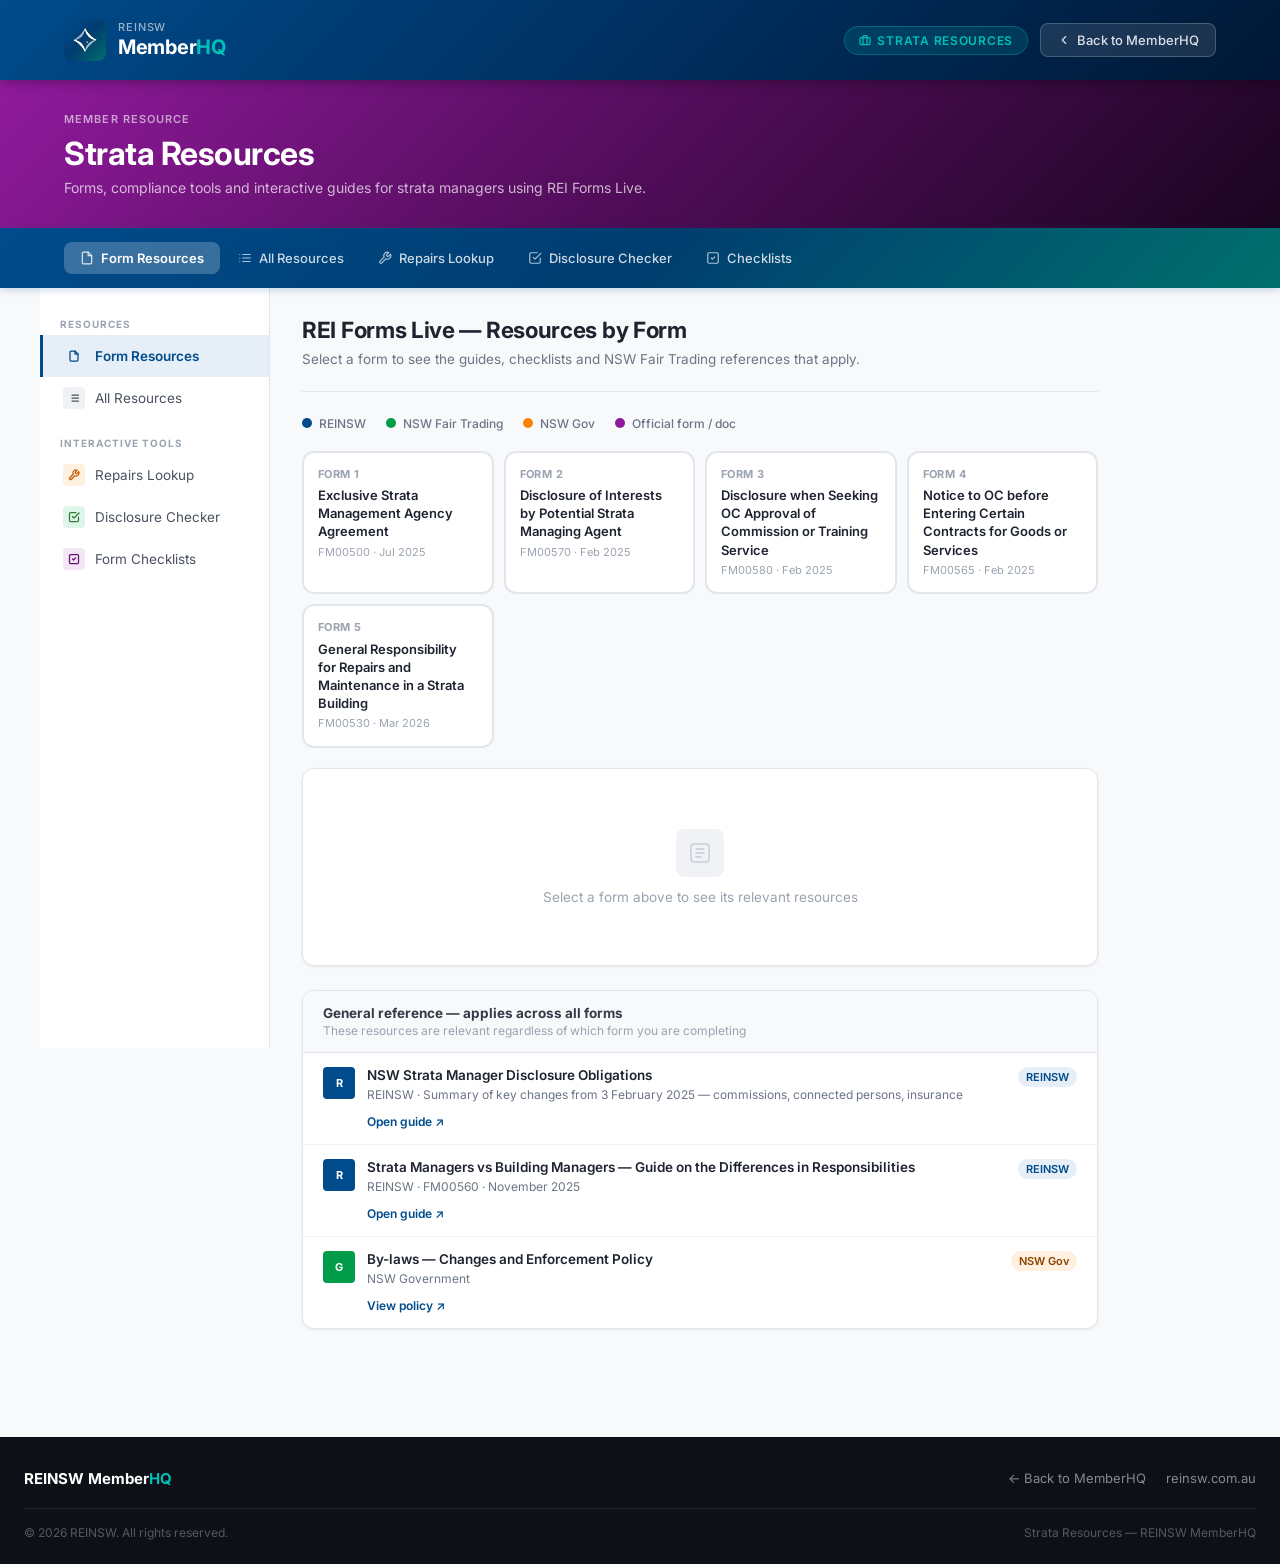
<file: strata/Index.html>
<!DOCTYPE html>
<html lang="en">
<head>
<meta charset="UTF-8">
<meta name="viewport" content="width=device-width, initial-scale=1.0">
<title>Strata Resources — REINSW MemberHQ</title>
<link rel="preconnect" href="https://fonts.googleapis.com">
<link rel="preconnect" href="https://fonts.gstatic.com" crossorigin>
<link href="https://fonts.googleapis.com/css2?family=Inter:wght@300;400;500;600;700;800&display=swap" rel="stylesheet">
<style>

/* ============================================================
   REINSW MemberHQ — Design System Variables
   ============================================================ */
:root {
  --royal-blue:       #004B8B;
  --teal:             #00BFB8;
  --purple:           #901A9D;
  --orange:           #FF8204;
  --green:            #009C49;
  --black:            #0D0D0D;
  --white:            #FFFFFF;
  --royal-blue-light: #E6EFF7;
  --teal-light:       #E0FAF9;
  --purple-light:     #F5E6F6;
  --orange-light:     #FFF0E0;
  --green-light:      #E0F5EA;
  --royal-blue-dark:  #003568;
  --teal-dark:        #008F89;
  --purple-dark:      #6A1274;
  --gray-50:   #F8F9FB;
  --gray-100:  #F0F2F5;
  --gray-200:  #E2E6EC;
  --gray-300:  #C8CDD6;
  --gray-400:  #9AA3B0;
  --gray-500:  #6B7585;
  --gray-600:  #4A5260;
  --gray-700:  #343B47;
  --gray-800:  #1E2330;
  --gray-900:  #0D1017;
  --grad-blue-black:    linear-gradient(135deg, #004B8B 0%, #002d5c 55%, #001835 100%);
  --grad-blue-teal:     linear-gradient(135deg, #004B8B 0%, #003d70 50%, #00706c 100%);
  --grad-blue-purple:   linear-gradient(135deg, #004B8B 0%, #003d70 45%, #62106c 100%);
  --grad-purple-black:  linear-gradient(135deg, #901A9D 0%, #520d5a 50%, #1a0520 100%);
  --grad-teal-black:    linear-gradient(135deg, #00BFB8 0%, #007470 50%, #001a19 100%);
  --font: 'Inter', 'Trebuchet MS', Arial, sans-serif;
  --header-height: 80px;
  --nav-height: 60px;
  --sidebar-width: 230px;
  --shadow-sm: 0 1px 3px rgba(0,0,0,0.08);
  --shadow-md: 0 4px 12px rgba(0,0,0,0.08);
  --shadow-lg: 0 8px 24px rgba(0,0,0,0.10);
  --radius-sm: 4px;
  --radius-md: 8px;
  --radius-lg: 12px;
  --radius-xl: 16px;
}

*, *::before, *::after { box-sizing: border-box; margin: 0; padding: 0; }
html { font-size: 16px; scroll-behavior: smooth; -webkit-font-smoothing: antialiased; }
body { font-family: var(--font); background: var(--gray-50); color: var(--gray-800); min-height: 100vh; }
a { color: inherit; text-decoration: none; }
button { cursor: pointer; border: none; background: none; font-family: var(--font); }
input, select, textarea { font-family: var(--font); }

/* ============================================================
   HEADER
   ============================================================ */
.site-header {
  background: var(--grad-blue-black);
  height: 80px;
  display: flex;
  align-items: center;
  position: sticky;
  top: 0;
  z-index: 200;
  box-shadow: 0 2px 12px rgba(0,0,0,0.3);
}

.header-inner {
  width: 100%;
  max-width: 1200px;
  margin: 0 auto;
  padding: 0 24px;
  display: flex;
  align-items: center;
  justify-content: space-between;
}

.site-logo {
  display: flex;
  align-items: center;
  gap: 12px;
  text-decoration: none;
}

.logo-mark {
  width: 42px;
  height: 42px;
  background: var(--grad-blue-teal);
  border-radius: 8px;
  display: flex;
  align-items: center;
  justify-content: center;
  flex-shrink: 0;
}

.logo-mark img {
  width: 28px;
  height: 28px;
  object-fit: contain;
  display: block;
}

.logo-text { display: flex; flex-direction: column; line-height: 1.2; }
.logo-org  { font-size: 11px; font-weight: 500; color: rgba(255,255,255,0.6); letter-spacing: 0.08em; text-transform: uppercase; }
.logo-name { font-size: 20px; font-weight: 700; color: var(--white); letter-spacing: -0.3px; }
.logo-name span { color: var(--teal); }

.header-right {
  display: flex;
  align-items: center;
  gap: 12px;
}

.back-btn {
  display: flex;
  align-items: center;
  gap: 6px;
  padding: 8px 16px;
  background: rgba(255,255,255,0.1);
  border: 1px solid rgba(255,255,255,0.2);
  border-radius: 8px;
  color: rgba(255,255,255,0.85);
  font-size: 13px;
  font-weight: 500;
  transition: all 0.15s;
  text-decoration: none;
}
.back-btn:hover { background: rgba(255,255,255,0.18); color: var(--white); }

.section-badge {
  display: flex;
  align-items: center;
  gap: 6px;
  background: rgba(0,191,184,0.15);
  border: 1px solid rgba(0,191,184,0.3);
  border-radius: 999px;
  padding: 6px 14px;
  font-size: 12px;
  font-weight: 600;
  letter-spacing: 0.06em;
  text-transform: uppercase;
  color: var(--teal);
}

/* ============================================================
   SECTION BANNER
   ============================================================ */
.section-banner {
  background: var(--grad-purple-black);
  padding: 32px 0;
}

.section-banner .banner-inner {
  max-width: 1200px;
  margin: 0 auto;
  padding: 0 24px;
}

.banner-eyebrow {
  font-size: 11px;
  font-weight: 600;
  letter-spacing: 0.1em;
  text-transform: uppercase;
  color: rgba(255,255,255,0.6);
  margin-bottom: 8px;
}

.banner-title {
  font-size: 2rem;
  font-weight: 700;
  color: var(--white);
  letter-spacing: -0.5px;
  margin-bottom: 6px;
}

.banner-desc {
  font-size: 14px;
  color: rgba(255,255,255,0.7);
}

/* ============================================================
   TOP NAV (tab bar)
   ============================================================ */
.top-nav {
  background: var(--grad-blue-teal);
  height: var(--nav-height);
  display: flex;
  align-items: center;
  padding: 0;
  overflow-x: auto;
  position: sticky;
  top: 80px;
  z-index: 199;
  box-shadow: 0 2px 8px rgba(0,75,139,0.2);
}

.top-nav::-webkit-scrollbar { display: none; }

.top-nav-inner {
  max-width: 1200px;
  margin: 0 auto;
  display: flex;
  align-items: center;
  gap: 2px;
  width: 100%;
  padding: 0 24px;
}

.nav-tab {
  display: flex;
  align-items: center;
  gap: 7px;
  padding: 8px 16px;
  border-radius: var(--radius-md);
  font-size: 13px;
  font-weight: 500;
  color: rgba(255,255,255,0.8);
  cursor: pointer;
  white-space: nowrap;
  transition: all 0.15s;
  border: none;
  background: none;
  font-family: var(--font);
}

.nav-tab:hover { background: rgba(255,255,255,0.15); color: var(--white); }
.nav-tab.active { background: rgba(255,255,255,0.22); color: var(--white); font-weight: 600; }

.nav-tab svg { flex-shrink: 0; opacity: 0.85; }

/* ============================================================
   LAYOUT — sidebar + main
   ============================================================ */
.layout {
  display: flex;
  min-height: calc(100vh - var(--header-height) - var(--nav-height) - 100px);
  max-width: 1200px;
  margin: 0 auto;
  width: 100%;
}

.sidebar {
  width: var(--sidebar-width);
  flex-shrink: 0;
  background: var(--white);
  border-right: 1px solid var(--gray-200);
  padding: 20px 0;
  position: sticky;
  top: 140px;
  height: calc(100vh - 140px);
  overflow-y: auto;
}

.sidebar-label {
  font-size: 10px;
  font-weight: 700;
  letter-spacing: 0.1em;
  text-transform: uppercase;
  color: var(--gray-400);
  padding: 10px 20px 5px;
}

.sidebar-item {
  display: flex;
  align-items: center;
  gap: 10px;
  padding: 10px 20px;
  cursor: pointer;
  font-size: 13.5px;
  color: var(--gray-600);
  transition: all 0.12s;
  border-left: 3px solid transparent;
  width: 100%;
  background: none;
  border-top: none;
  border-right: none;
  border-bottom: none;
  font-family: var(--font);
  text-align: left;
}

.sidebar-item:hover { background: var(--gray-50); color: var(--gray-800); border-left-color: var(--gray-200); }
.sidebar-item.active { background: var(--royal-blue-light); color: var(--royal-blue); font-weight: 600; border-left-color: var(--royal-blue); }

.sidebar-icon {
  width: 22px;
  height: 22px;
  border-radius: var(--radius-sm);
  display: flex;
  align-items: center;
  justify-content: center;
  flex-shrink: 0;
  font-size: 10px;
  font-weight: 700;
}

/* ============================================================
   MAIN CONTENT
   ============================================================ */
.main {
  flex: 1;
  padding: 28px 32px 60px;
  min-width: 0;
  max-width: 860px;
}

.page-header {
  margin-bottom: 24px;
  padding-bottom: 20px;
  border-bottom: 1px solid var(--gray-200);
}

.page-title {
  font-size: 1.4rem;
  font-weight: 700;
  color: var(--gray-800);
  letter-spacing: -0.3px;
  margin-bottom: 6px;
}

.page-sub {
  font-size: 13.5px;
  color: var(--gray-500);
  line-height: 1.6;
}

/* ============================================================
   LEGEND
   ============================================================ */
.legend {
  display: flex;
  gap: 20px;
  flex-wrap: wrap;
  margin-bottom: 20px;
}

.leg-item {
  display: flex;
  align-items: center;
  gap: 7px;
  font-size: 12px;
  color: var(--gray-500);
  font-weight: 500;
}

.leg-dot {
  width: 10px;
  height: 10px;
  border-radius: 50%;
}

/* ============================================================
   FORM CARDS GRID
   ============================================================ */
.cards-grid {
  display: grid;
  grid-template-columns: repeat(auto-fill, minmax(155px, 1fr));
  gap: 10px;
  margin-bottom: 20px;
}

/* Form card styles injected by JS — override colours */
.form-card {
  border: 2px solid var(--gray-200) !important;
  border-radius: var(--radius-lg) !important;
  padding: 14px !important;
  cursor: pointer;
  transition: all 0.2s;
  background: var(--white) !important;
}

.form-card:hover {
  border-color: var(--royal-blue) !important;
  box-shadow: var(--shadow-md) !important;
  transform: translateY(-2px);
}

.form-card.selected {
  border-color: var(--royal-blue) !important;
  background: var(--royal-blue-light) !important;
}

/* ============================================================
   RESOURCE PANEL
   ============================================================ */
.panel {
  background: var(--white);
  border: 1px solid var(--gray-200);
  border-radius: var(--radius-lg);
  padding: 20px;
  margin-bottom: 24px;
  box-shadow: var(--shadow-sm);
}

/* ============================================================
   RESOURCE ITEMS
   ============================================================ */
.res-item {
  display: flex;
  align-items: flex-start;
  gap: 12px;
  padding: 14px 0;
  border-bottom: 1px solid var(--gray-100);
}
.res-item:last-child { border-bottom: none; }

.res-ico {
  width: 32px;
  height: 32px;
  border-radius: var(--radius-sm);
  display: flex;
  align-items: center;
  justify-content: center;
  font-size: 11px;
  font-weight: 700;
  flex-shrink: 0;
  color: var(--white);
}

.ico-r { background: var(--royal-blue); }
.ico-f { background: var(--purple); }
.ico-g { background: var(--green); }
.ico-n { background: var(--orange); }

.res-body { flex: 1; min-width: 0; }

.res-title {
  font-size: 13.5px;
  font-weight: 600;
  color: var(--gray-800);
  margin-bottom: 3px;
}

.res-meta {
  font-size: 12px;
  color: var(--gray-500);
  margin-bottom: 6px;
  line-height: 1.5;
}

.res-link {
  font-size: 12px;
  font-weight: 600;
  color: var(--royal-blue);
  text-decoration: none;
}
.res-link:hover { text-decoration: underline; }

.res-tag {
  font-size: 11px;
  font-weight: 600;
  padding: 3px 8px;
  border-radius: 999px;
  flex-shrink: 0;
  white-space: nowrap;
}

.tag-r  { background: var(--royal-blue-light); color: var(--royal-blue); }
.tag-f  { background: var(--purple-light);     color: var(--purple-dark); }
.tag-g  { background: var(--green-light);      color: #006030; }
.tag-n  { background: var(--orange-light);     color: #8a4400; }

/* ============================================================
   GENERAL BLOCK
   ============================================================ */
.gen-block {
  background: var(--white);
  border: 1px solid var(--gray-200);
  border-radius: var(--radius-lg);
  overflow: hidden;
  margin-top: 8px;
  box-shadow: var(--shadow-sm);
}

.gen-head {
  background: var(--gray-50);
  padding: 14px 20px;
  font-size: 13.5px;
  font-weight: 700;
  color: var(--gray-700);
  border-bottom: 1px solid var(--gray-200);
}

.gen-sub {
  font-size: 12px;
  color: var(--gray-400);
  font-weight: 400;
  margin-top: 2px;
}

.gen-block .res-item {
  padding: 14px 20px;
}

/* ============================================================
   TOOL PANELS (repairs, disclosure)
   ============================================================ */
.tool-wrap, .disc-wrap {
  background: var(--white);
  border: 1px solid var(--gray-200);
  border-radius: var(--radius-xl);
  overflow: hidden;
  box-shadow: var(--shadow-md);
}

.tool-head {
  background: var(--grad-blue-teal);
  padding: 20px 24px;
  color: var(--white);
}

.tool-head-title {
  font-size: 16px;
  font-weight: 700;
  margin-bottom: 4px;
}

.tool-head-sub {
  font-size: 12px;
  color: rgba(255,255,255,0.75);
}

/* Search */
.search-wrap { padding: 20px 24px 12px; }

.search-input {
  width: 100%;
  padding: 11px 16px 11px 40px;
  border: 2px solid var(--gray-200);
  border-radius: var(--radius-md);
  font-size: 14px;
  font-family: var(--font);
  color: var(--gray-800);
  background: var(--gray-50) url("data:image/svg+xml,%3Csvg xmlns='http://www.w3.org/2000/svg' width='16' height='16' viewBox='0 0 24 24' fill='none' stroke='%239AA3B0' stroke-width='2' stroke-linecap='round' stroke-linejoin='round'%3E%3Ccircle cx='11' cy='11' r='8'/%3E%3Cline x1='21' y1='21' x2='16.65' y2='16.65'/%3E%3C/svg%3E") no-repeat 12px center;
  transition: all 0.2s;
}

.search-input:focus {
  outline: none;
  border-color: var(--royal-blue);
  background-color: var(--white);
  box-shadow: 0 0 0 3px rgba(0,75,139,0.1);
}

/* Category pills */
.cat-pills {
  display: flex;
  gap: 6px;
  flex-wrap: wrap;
  margin-top: 10px;
}

.cat-pill {
  padding: 5px 12px;
  border-radius: 999px;
  font-size: 12px;
  font-weight: 500;
  cursor: pointer;
  border: 1px solid var(--gray-200);
  background: var(--white);
  color: var(--gray-600);
  transition: all 0.15s;
  font-family: var(--font);
}

.cat-pill:hover { border-color: var(--royal-blue); color: var(--royal-blue); }
.cat-pill.active { background: var(--royal-blue); border-color: var(--royal-blue); color: var(--white); }

/* Results */
.result-count {
  font-size: 12px;
  color: var(--gray-400);
  padding: 0 24px 8px;
  font-weight: 500;
}

.results-area { padding: 0 24px 24px; }

.result-card {
  padding: 14px 16px;
  border: 1px solid var(--gray-200);
  border-radius: var(--radius-md);
  margin-bottom: 8px;
  background: var(--white);
  transition: all 0.15s;
}

.result-card:hover { border-color: var(--royal-blue); box-shadow: var(--shadow-sm); }

.result-name {
  font-size: 13.5px;
  font-weight: 600;
  color: var(--gray-800);
  margin-bottom: 6px;
}

.result-badges {
  display: flex;
  gap: 6px;
  flex-wrap: wrap;
  margin-bottom: 4px;
}

.result-note {
  font-size: 12px;
  color: var(--gray-500);
  margin-top: 4px;
  line-height: 1.5;
}

/* Responsibility badges */
.badge-oc   { background: var(--royal-blue-light); color: var(--royal-blue);  font-size:11px; font-weight:600; padding:3px 8px; border-radius:999px; }
.badge-ow   { background: var(--green-light);       color: #006030;            font-size:11px; font-weight:600; padding:3px 8px; border-radius:999px; }
.badge-sh   { background: var(--orange-light);      color: #8a4400;            font-size:11px; font-weight:600; padding:3px 8px; border-radius:999px; }
.badge-ten  { background: var(--purple-light);      color: var(--purple-dark); font-size:11px; font-weight:600; padding:3px 8px; border-radius:999px; }
.badge-ag   { background: var(--gray-100);          color: var(--gray-600);    font-size:11px; font-weight:600; padding:3px 8px; border-radius:999px; }

/* ============================================================
   DISCLOSURE CHECKER
   ============================================================ */
.disc-topics {
  padding: 20px 24px;
  display: flex;
  flex-wrap: wrap;
  gap: 10px;
}

.disc-topic-btn {
  padding: 8px 16px;
  border-radius: var(--radius-md);
  border: 1px solid var(--gray-200);
  background: var(--white);
  font-size: 13px;
  font-weight: 500;
  color: var(--gray-700);
  cursor: pointer;
  transition: all 0.15s;
  font-family: var(--font);
}

.disc-topic-btn:hover { border-color: var(--green); color: var(--green); background: var(--green-light); }
.disc-topic-btn.active { background: var(--green); border-color: var(--green); color: var(--white); }

.disc-flow { padding: 0 24px 24px; }

.disc-q-card {
  background: var(--gray-50);
  border: 1px solid var(--gray-200);
  border-radius: var(--radius-lg);
  padding: 20px;
  margin-bottom: 12px;
}

.disc-q-label {
  font-size: 11px;
  font-weight: 700;
  letter-spacing: 0.08em;
  text-transform: uppercase;
  color: var(--gray-400);
  margin-bottom: 8px;
}

.disc-q-text {
  font-size: 15px;
  font-weight: 600;
  color: var(--gray-800);
  margin-bottom: 14px;
  line-height: 1.5;
}

.disc-q-context {
  font-size: 12.5px;
  color: var(--gray-500);
  margin-bottom: 16px;
  line-height: 1.6;
}

.disc-options {
  display: flex;
  gap: 8px;
  flex-wrap: wrap;
}

.disc-opt-btn {
  padding: 9px 20px;
  border-radius: var(--radius-md);
  border: 2px solid var(--gray-200);
  background: var(--white);
  font-size: 13.5px;
  font-weight: 500;
  color: var(--gray-700);
  cursor: pointer;
  transition: all 0.15s;
  font-family: var(--font);
}

.disc-opt-btn:hover { border-color: var(--royal-blue); color: var(--royal-blue); background: var(--royal-blue-light); }

.disc-result {
  background: var(--green-light);
  border: 1px solid var(--green);
  border-radius: var(--radius-lg);
  padding: 20px;
  margin-bottom: 12px;
}

.disc-result-label {
  font-size: 11px;
  font-weight: 700;
  letter-spacing: 0.08em;
  text-transform: uppercase;
  color: var(--green);
  margin-bottom: 8px;
}

.disc-result-text {
  font-size: 14px;
  color: #1a4a2a;
  line-height: 1.65;
}

.disc-result-refs {
  margin-top: 10px;
  font-size: 12px;
  color: #1a4a2a;
  opacity: 0.8;
}

.disc-back-btn {
  padding: 8px 18px;
  border-radius: var(--radius-md);
  border: 1px solid var(--gray-200);
  background: var(--white);
  font-size: 13px;
  font-weight: 500;
  color: var(--gray-600);
  cursor: pointer;
  font-family: var(--font);
  transition: all 0.15s;
}
.disc-back-btn:hover { border-color: var(--gray-400); color: var(--gray-800); }

/* ============================================================
   CHECKLISTS
   ============================================================ */
.cl-wrap {
  background: var(--white);
  border: 1px solid var(--gray-200);
  border-radius: var(--radius-xl);
  overflow: hidden;
  box-shadow: var(--shadow-md);
}

.cl-form-select {
  padding: 20px 24px;
  border-bottom: 1px solid var(--gray-100);
  background: var(--gray-50);
}

.cl-select {
  width: 100%;
  max-width: 480px;
  padding: 10px 14px;
  border: 2px solid var(--gray-200);
  border-radius: var(--radius-md);
  font-size: 14px;
  font-family: var(--font);
  color: var(--gray-800);
  background: var(--white);
  cursor: pointer;
  transition: border-color 0.2s;
}

.cl-select:focus { outline: none; border-color: var(--royal-blue); box-shadow: 0 0 0 3px rgba(0,75,139,0.1); }

.cl-body { padding: 0 24px 20px; }

.cl-section { margin-top: 20px; }

.cl-section-title {
  font-size: 11px;
  font-weight: 700;
  letter-spacing: 0.1em;
  text-transform: uppercase;
  color: var(--gray-400);
  padding: 10px 0 6px;
  border-bottom: 1px solid var(--gray-100);
  margin-bottom: 8px;
}

.cl-item {
  display: flex;
  align-items: flex-start;
  gap: 12px;
  padding: 11px 12px;
  border-radius: var(--radius-md);
  cursor: pointer;
  transition: background 0.12s;
  margin-bottom: 4px;
}

.cl-item:hover { background: var(--gray-50); }

.cl-cb {
  width: 20px;
  height: 20px;
  border-radius: var(--radius-sm);
  border: 2px solid var(--gray-300);
  flex-shrink: 0;
  margin-top: 1px;
  transition: all 0.15s;
  display: flex;
  align-items: center;
  justify-content: center;
  background: var(--white);
}

.cl-cb.checked {
  background: var(--green);
  border-color: var(--green);
}

.cl-cb.checked::after {
  content: '';
  width: 10px;
  height: 6px;
  border-left: 2px solid white;
  border-bottom: 2px solid white;
  transform: rotate(-45deg) translateY(-1px);
  display: block;
}

.cl-text {
  font-size: 13.5px;
  color: var(--gray-700);
  font-weight: 500;
  line-height: 1.5;
}

.cl-text.checked { text-decoration: line-through; color: var(--gray-400); }

.cl-note {
  font-size: 12px;
  color: var(--gray-400);
  margin-top: 3px;
  line-height: 1.5;
}

.cl-tag {
  font-size: 11px;
  font-weight: 600;
  padding: 3px 8px;
  border-radius: 999px;
  flex-shrink: 0;
  white-space: nowrap;
}

.cl-progress {
  display: flex;
  align-items: center;
  gap: 12px;
  padding: 14px 24px;
  border-top: 1px solid var(--gray-100);
  background: var(--gray-50);
}

.cl-prog-bar {
  flex: 1;
  height: 8px;
  background: var(--gray-200);
  border-radius: 999px;
  overflow: hidden;
}

.cl-prog-fill {
  height: 100%;
  background: var(--grad-blue-teal);
  border-radius: 999px;
  transition: width 0.4s ease;
}

.cl-prog-text {
  font-size: 12px;
  color: var(--gray-500);
  font-weight: 600;
  white-space: nowrap;
}

.cl-reset {
  padding: 6px 14px;
  border-radius: var(--radius-sm);
  border: 1px solid var(--gray-200);
  background: var(--white);
  font-size: 12px;
  font-weight: 500;
  color: var(--gray-500);
  cursor: pointer;
  font-family: var(--font);
  transition: all 0.15s;
}
.cl-reset:hover { border-color: var(--gray-400); color: var(--gray-700); }

/* ============================================================
   EMPTY STATE
   ============================================================ */
.empty-state {
  text-align: center;
  padding: 40px 20px;
  color: var(--gray-400);
  font-size: 13.5px;
}

.empty-icon {
  margin: 0 auto 12px;
  width: 48px;
  height: 48px;
  background: var(--gray-100);
  border-radius: var(--radius-md);
  display: flex;
  align-items: center;
  justify-content: center;
}

/* ============================================================
   ALL RESOURCES PAGE
   ============================================================ */
.all-res-group { margin-bottom: 28px; }

.all-res-group-title {
  font-size: 13px;
  font-weight: 700;
  color: var(--gray-700);
  padding: 10px 0 8px;
  border-bottom: 2px solid var(--royal-blue);
  margin-bottom: 12px;
  display: flex;
  align-items: center;
  gap: 8px;
}

.all-res-num {
  background: var(--royal-blue-light);
  color: var(--royal-blue);
  font-size: 11px;
  font-weight: 700;
  padding: 2px 7px;
  border-radius: 999px;
}

/* ============================================================
   JS-RENDERED CONTENT STYLES
   (form cards, repair results, disclosure topics, all resources)
   ============================================================ */

/* Form cards (renderFormCards) */
.card {
  border: 2px solid var(--gray-200);
  border-radius: var(--radius-lg);
  padding: 14px;
  cursor: pointer;
  transition: all 0.2s;
  background: var(--white);
  font-size: 13px;
  line-height: 1.4;
}
.card:hover {
  border-color: var(--royal-blue);
  box-shadow: var(--shadow-md);
  transform: translateY(-2px);
}
.card.active {
  border-color: var(--royal-blue);
  background: var(--royal-blue-light);
}
.card-num {
  font-size: 11px;
  font-weight: 700;
  color: var(--gray-400);
  margin-bottom: 4px;
  text-transform: uppercase;
  letter-spacing: 0.04em;
}
.card-name {
  font-size: 13px;
  font-weight: 600;
  color: var(--gray-800);
  margin-bottom: 4px;
  line-height: 1.4;
}
.card-meta {
  font-size: 11px;
  color: var(--gray-400);
}
.card.active .card-num { color: var(--royal-blue); opacity: 0.7; }
.card.active .card-name { color: var(--royal-blue-dark); }

/* Panel head (selectForm) */
.panel-head {
  padding-bottom: 14px;
  margin-bottom: 4px;
  border-bottom: 1px solid var(--gray-100);
}
.panel-head-title {
  font-size: 15px;
  font-weight: 700;
  color: var(--gray-800);
  margin-bottom: 4px;
}
.panel-head-sub {
  font-size: 12px;
  color: var(--gray-400);
}
.sec-label {
  font-size: 10px;
  font-weight: 700;
  letter-spacing: 0.1em;
  text-transform: uppercase;
  color: var(--gray-400);
  padding: 12px 0 8px;
}

/* All resources (renderAllResources) */
.all-block {
  margin-bottom: 24px;
  background: var(--white);
  border: 1px solid var(--gray-200);
  border-radius: var(--radius-lg);
  overflow: hidden;
  box-shadow: var(--shadow-sm);
}
.all-block-title {
  font-size: 13.5px;
  font-weight: 700;
  color: var(--gray-800);
  padding: 14px 18px;
  background: var(--gray-50);
  border-bottom: 1px solid var(--gray-100);
  display: flex;
  align-items: center;
  gap: 10px;
  flex-wrap: wrap;
}
.all-block-code {
  font-size: 11px;
  font-weight: 500;
  color: var(--gray-400);
}
.all-items { padding: 4px 0; }
.all-row {
  display: flex;
  align-items: center;
  gap: 10px;
  padding: 10px 18px;
  border-bottom: 1px solid var(--gray-50);
  font-size: 13px;
  color: var(--gray-700);
}
.all-row:last-child { border-bottom: none; }
.all-row a { color: var(--royal-blue); font-weight: 500; }
.all-row a:hover { text-decoration: underline; }
.adot {
  width: 8px;
  height: 8px;
  border-radius: 50%;
  flex-shrink: 0;
}
.all-tag {
  font-size: 11px;
  font-weight: 600;
  padding: 2px 8px;
  border-radius: 999px;
  flex-shrink: 0;
  margin-left: auto;
}

/* Repair results (filterRepairs) */
.result-row {
  display: flex;
  align-items: flex-start;
  gap: 12px;
  padding: 14px 0;
  border-bottom: 1px solid var(--gray-100);
}
.result-row:last-child { border-bottom: none; }
.r-item {
  font-size: 13.5px;
  font-weight: 600;
  color: var(--gray-800);
  margin-bottom: 4px;
}
.r-note {
  font-size: 12px;
  color: var(--gray-500);
  line-height: 1.5;
}
.r-cat {
  font-size: 11px;
  font-weight: 600;
  color: var(--gray-400);
  background: var(--gray-100);
  padding: 3px 8px;
  border-radius: 999px;
  white-space: nowrap;
  flex-shrink: 0;
  align-self: flex-start;
}
.r-resp {
  display: flex;
  flex-direction: column;
  gap: 4px;
  flex-shrink: 0;
  align-self: flex-start;
  min-width: 140px;
}
.resp-badge {
  font-size: 11px;
  font-weight: 600;
  padding: 3px 10px;
  border-radius: 999px;
  display: inline-block;
}
.resp-oc   { background: var(--royal-blue-light); color: var(--royal-blue); }
.resp-own  { background: var(--green-light);       color: #006030; }
.resp-both { background: var(--orange-light);      color: #8a4400; }
.no-results {
  text-align: center;
  color: var(--gray-400);
  font-size: 13.5px;
  padding: 32px 0;
}

/* Disclosure topics grid (initDisclosure) */
.disc-topic {
  border: 1px solid var(--gray-200);
  border-radius: var(--radius-md);
  padding: 14px 16px;
  cursor: pointer;
  transition: all 0.15s;
  background: var(--white);
  min-width: 160px;
  flex: 1;
}
.disc-topic:hover {
  border-color: var(--green);
  background: var(--green-light);
}
.disc-topic.active {
  border-color: var(--green);
  background: var(--green-light);
}
.dt-icon {
  font-size: 18px;
  margin-bottom: 6px;
  color: var(--royal-blue);
}
.dt-title {
  font-size: 13px;
  font-weight: 700;
  color: var(--gray-800);
  margin-bottom: 3px;
}
.dt-sub {
  font-size: 11.5px;
  color: var(--gray-500);
  line-height: 1.4;
}

/* Disclosure flow steps and results */
.prog-step {
  flex: 1;
  height: 4px;
  border-radius: 2px;
  background: var(--gray-200);
}
.prog-step.done    { background: var(--green); }
.prog-step.current { background: var(--royal-blue); }

.flow-step {
  background: var(--gray-50);
  border: 1px solid var(--gray-200);
  border-radius: var(--radius-lg);
  padding: 18px 20px;
  margin-bottom: 10px;
}

.flow-q {
  font-size: 14px;
  font-weight: 600;
  color: var(--gray-800);
  margin-bottom: 14px;
  line-height: 1.5;
}

.flow-opts {
  display: flex;
  gap: 8px;
  flex-wrap: wrap;
}

.flow-opt {
  padding: 9px 22px;
  border-radius: var(--radius-md);
  border: 2px solid var(--gray-200);
  background: var(--white);
  font-size: 13.5px;
  font-weight: 500;
  color: var(--gray-700);
  cursor: pointer;
  transition: all 0.15s;
  font-family: var(--font);
}

.flow-opt:hover {
  border-color: var(--royal-blue);
  color: var(--royal-blue);
  background: var(--royal-blue-light);
}

.flow-opt.selected {
  background: var(--royal-blue-light);
  border-color: var(--royal-blue);
  color: var(--royal-blue);
  font-weight: 600;
  cursor: default;
}

.flow-result {
  background: var(--green-light);
  border: 1px solid var(--green);
  border-radius: var(--radius-lg);
  padding: 20px;
  margin-bottom: 12px;
}

.flow-result-title {
  font-size: 14px;
  font-weight: 700;
  color: #1a4a2a;
  margin-bottom: 12px;
  display: flex;
  align-items: center;
  gap: 8px;
  flex-wrap: wrap;
}

.act-ref {
  font-size: 11px;
  font-weight: 600;
  background: rgba(0,156,73,0.15);
  color: #006030;
  padding: 2px 8px;
  border-radius: 999px;
}

.flow-result-item {
  display: flex;
  align-items: flex-start;
  gap: 10px;
  font-size: 13.5px;
  color: #1a4a2a;
  margin-bottom: 8px;
  line-height: 1.55;
}

.bullet {
  width: 6px;
  height: 6px;
  border-radius: 50%;
  background: var(--green);
  flex-shrink: 0;
  margin-top: 6px;
}

.flow-form-link {
  display: inline-flex;
  align-items: center;
  gap: 6px;
  margin-top: 12px;
  padding: 8px 16px;
  border-radius: var(--radius-md);
  background: var(--green);
  color: var(--white);
  font-size: 13px;
  font-weight: 600;
  font-family: var(--font);
  border: none;
  cursor: pointer;
  transition: all 0.15s;
}
.flow-form-link:hover { background: #007a38; }

.disc-reset {
  display: inline-flex;
  align-items: center;
  gap: 6px;
  padding: 8px 16px;
  border-radius: var(--radius-md);
  border: 1px solid var(--gray-200);
  background: var(--white);
  font-size: 13px;
  font-weight: 500;
  color: var(--gray-500);
  cursor: pointer;
  font-family: var(--font);
  transition: all 0.15s;
  margin-top: 4px;
}
.disc-reset:hover { border-color: var(--gray-400); color: var(--gray-700); }

.q-card {
  background: var(--gray-50);
  border: 1px solid var(--gray-200);
  border-radius: var(--radius-lg);
  padding: 20px;
  margin-bottom: 12px;
}
.q-text {
  font-size: 15px;
  font-weight: 600;
  color: var(--gray-800);
  margin-bottom: 8px;
  line-height: 1.5;
}
.q-context {
  font-size: 12.5px;
  color: var(--gray-500);
  margin-bottom: 16px;
  line-height: 1.6;
}
.q-opts {
  display: flex;
  gap: 8px;
  flex-wrap: wrap;
}
.q-opt {
  padding: 9px 20px;
  border-radius: var(--radius-md);
  border: 2px solid var(--gray-200);
  background: var(--white);
  font-size: 13.5px;
  font-weight: 500;
  color: var(--gray-700);
  cursor: pointer;
  transition: all 0.15s;
  font-family: var(--font);
}
.q-opt:hover {
  border-color: var(--royal-blue);
  color: var(--royal-blue);
  background: var(--royal-blue-light);
}

.result-card-disc {
  background: var(--green-light);
  border: 1px solid var(--green);
  border-radius: var(--radius-lg);
  padding: 20px;
  margin-bottom: 12px;
}
.result-label {
  font-size: 11px;
  font-weight: 700;
  letter-spacing: 0.08em;
  text-transform: uppercase;
  color: var(--green);
  margin-bottom: 8px;
}
.result-text {
  font-size: 14px;
  color: #1a4a2a;
  line-height: 1.65;
}
.result-refs {
  margin-top: 10px;
  font-size: 12px;
  color: #1a4a2a;
  opacity: 0.75;
}

.back-link {
  display: inline-flex;
  align-items: center;
  gap: 6px;
  padding: 8px 16px;
  border-radius: var(--radius-md);
  border: 1px solid var(--gray-200);
  background: var(--white);
  font-size: 13px;
  font-weight: 500;
  color: var(--gray-600);
  cursor: pointer;
  font-family: var(--font);
  transition: all 0.15s;
  margin-top: 8px;
}
.back-link:hover { border-color: var(--gray-400); color: var(--gray-800); }

/* History items in disclosure flow */
.hist-item {
  display: flex;
  align-items: flex-start;
  gap: 10px;
  padding: 10px 14px;
  background: var(--white);
  border: 1px solid var(--gray-200);
  border-radius: var(--radius-md);
  margin-bottom: 6px;
  font-size: 13px;
}
.hist-q { color: var(--gray-500); flex: 1; }
.hist-a { font-weight: 600; color: var(--royal-blue); }

/* ============================================================
   FOOTER
   ============================================================ */
.site-footer {
  background: var(--gray-900);
  color: rgba(255,255,255,0.7);
  padding: 32px 24px 24px;
  margin-top: 48px;
}

.footer-inner {
  display: flex;
  align-items: center;
  justify-content: space-between;
  flex-wrap: wrap;
  gap: 16px;
  padding-bottom: 20px;
  border-bottom: 1px solid rgba(255,255,255,0.1);
  margin-bottom: 16px;
}

.footer-logo { font-size: 15px; font-weight: 700; color: var(--white); }
.footer-logo span { color: var(--teal); }

.footer-links { display: flex; gap: 20px; }
.footer-link { font-size: 13px; color: rgba(255,255,255,0.5); transition: color 0.15s; }
.footer-link:hover { color: var(--teal); }

.footer-bottom {
  display: flex;
  align-items: center;
  justify-content: space-between;
  font-size: 12px;
  color: rgba(255,255,255,0.3);
  flex-wrap: wrap;
  gap: 8px;
}

/* ============================================================
   RESPONSIVE
   ============================================================ */
@media (max-width: 768px) {
  .sidebar { display: none; }
  .main { padding: 20px 16px 40px; }
  .banner-title { font-size: 1.5rem; }
  .header-right .section-badge { display: none; }
  .top-nav { padding: 0 12px; }
  .nav-tab { padding: 8px 12px; font-size: 12px; }
  .nav-tab span { display: none; }
}

</style>
</head>
<body>

<!-- HEADER -->
<header class="site-header">
  <div class="header-inner">
    <a href="https://reinsw.github.io/memberHQ/" class="site-logo">
      <div class="logo-mark">
        <img src="[data-uri]" alt="REINSW star">
      </div>
      <div class="logo-text">
        <span class="logo-org">REINSW</span>
        <span class="logo-name">Member<span>HQ</span></span>
      </div>
    </a>
    <div class="header-right">
      <div class="section-badge">
        <svg width="12" height="12" viewBox="0 0 24 24" fill="none" stroke="currentColor" stroke-width="2.5" stroke-linecap="round" stroke-linejoin="round"><rect x="2" y="7" width="20" height="14" rx="2"/><path d="M16 21V5a2 2 0 0 0-2-2h-4a2 2 0 0 0-2 2v16"/></svg>
        Strata Resources
      </div>
      <a href="https://reinsw.github.io/memberHQ/" class="back-btn">
        <svg width="14" height="14" viewBox="0 0 24 24" fill="none" stroke="currentColor" stroke-width="2" stroke-linecap="round" stroke-linejoin="round"><polyline points="15 18 9 12 15 6"/></svg>
        Back to MemberHQ
      </a>
    </div>
  </div>
</header>

<!-- SECTION BANNER -->
<div class="section-banner">
  <div class="banner-inner">
    <div class="banner-eyebrow">Member Resource</div>
    <div class="banner-title">Strata Resources</div>
    <div class="banner-desc">Forms, compliance tools and interactive guides for strata managers using REI Forms Live.</div>
  </div>
</div>

<!-- TAB NAV -->
<nav class="top-nav" id="top-nav">
  <div class="top-nav-inner">
    <button class="nav-tab active" onclick="showPage('resources', this)">
    <svg width="14" height="14" viewBox="0 0 24 24" fill="none" stroke="currentColor" stroke-width="2" stroke-linecap="round" stroke-linejoin="round"><path d="M14 2H6a2 2 0 0 0-2 2v16a2 2 0 0 0 2 2h12a2 2 0 0 0 2-2V8z"/><polyline points="14 2 14 8 20 8"/></svg>
    <span>Form Resources</span>
  </button>
  <button class="nav-tab" onclick="showPage('allres', this)">
    <svg width="14" height="14" viewBox="0 0 24 24" fill="none" stroke="currentColor" stroke-width="2" stroke-linecap="round" stroke-linejoin="round"><line x1="8" y1="6" x2="21" y2="6"/><line x1="8" y1="12" x2="21" y2="12"/><line x1="8" y1="18" x2="21" y2="18"/><line x1="3" y1="6" x2="3.01" y2="6"/><line x1="3" y1="12" x2="3.01" y2="12"/><line x1="3" y1="18" x2="3.01" y2="18"/></svg>
    <span>All Resources</span>
  </button>
  <button class="nav-tab" onclick="showPage('repairs', this)">
    <svg width="14" height="14" viewBox="0 0 24 24" fill="none" stroke="currentColor" stroke-width="2" stroke-linecap="round" stroke-linejoin="round"><path d="M14.7 6.3a1 1 0 0 0 0 1.4l1.6 1.6a1 1 0 0 0 1.4 0l3.77-3.77a6 6 0 0 1-7.94 7.94l-6.91 6.91a2.12 2.12 0 0 1-3-3l6.91-6.91a6 6 0 0 1 7.94-7.94l-3.76 3.76z"/></svg>
    <span>Repairs Lookup</span>
  </button>
  <button class="nav-tab" onclick="showPage('disclosure', this)">
    <svg width="14" height="14" viewBox="0 0 24 24" fill="none" stroke="currentColor" stroke-width="2" stroke-linecap="round" stroke-linejoin="round"><polyline points="9 11 12 14 22 4"/><path d="M21 12v7a2 2 0 0 1-2 2H5a2 2 0 0 1-2-2V5a2 2 0 0 1 2-2h11"/></svg>
    <span>Disclosure Checker</span>
  </button>
  <button class="nav-tab" onclick="showPage('checklist', this)">
    <svg width="14" height="14" viewBox="0 0 24 24" fill="none" stroke="currentColor" stroke-width="2" stroke-linecap="round" stroke-linejoin="round"><rect x="3" y="3" width="18" height="18" rx="2"/><path d="M9 12l2 2 4-4"/></svg>
    <span>Checklists</span>
  </button>
  </div>
</nav>

<!-- LAYOUT -->
<div class="layout">

  <!-- SIDEBAR -->
  <div class="sidebar" id="sidebar">
    <div class="sidebar-label">Resources</div>
    <button class="sidebar-item active" onclick="showPage('resources', this)">
      <div class="sidebar-icon" style="background:var(--royal-blue-light);color:var(--royal-blue);">
        <svg width="12" height="12" viewBox="0 0 24 24" fill="none" stroke="currentColor" stroke-width="2.5" stroke-linecap="round" stroke-linejoin="round"><path d="M14 2H6a2 2 0 0 0-2 2v16a2 2 0 0 0 2 2h12a2 2 0 0 0 2-2V8z"/><polyline points="14 2 14 8 20 8"/></svg>
      </div>
      Form Resources
    </button>
    <button class="sidebar-item" onclick="showPage('allres', this)">
      <div class="sidebar-icon" style="background:var(--gray-100);color:var(--gray-600);">
        <svg width="12" height="12" viewBox="0 0 24 24" fill="none" stroke="currentColor" stroke-width="2.5" stroke-linecap="round" stroke-linejoin="round"><line x1="8" y1="6" x2="21" y2="6"/><line x1="8" y1="12" x2="21" y2="12"/><line x1="8" y1="18" x2="21" y2="18"/></svg>
      </div>
      All Resources
    </button>
    <div class="sidebar-label" style="margin-top:8px;">Interactive Tools</div>
    <button class="sidebar-item" onclick="showPage('repairs', this)">
      <div class="sidebar-icon" style="background:var(--orange-light);color:#c45e00;">
        <svg width="12" height="12" viewBox="0 0 24 24" fill="none" stroke="currentColor" stroke-width="2.5" stroke-linecap="round" stroke-linejoin="round"><path d="M14.7 6.3a1 1 0 0 0 0 1.4l1.6 1.6a1 1 0 0 0 1.4 0l3.77-3.77a6 6 0 0 1-7.94 7.94l-6.91 6.91a2.12 2.12 0 0 1-3-3l6.91-6.91a6 6 0 0 1 7.94-7.94l-3.76 3.76z"/></svg>
      </div>
      Repairs Lookup
    </button>
    <button class="sidebar-item" onclick="showPage('disclosure', this)">
      <div class="sidebar-icon" style="background:var(--green-light);color:#2e7d32;">
        <svg width="12" height="12" viewBox="0 0 24 24" fill="none" stroke="currentColor" stroke-width="2.5" stroke-linecap="round" stroke-linejoin="round"><polyline points="9 11 12 14 22 4"/><path d="M21 12v7a2 2 0 0 1-2 2H5a2 2 0 0 1-2-2V5a2 2 0 0 1 2-2h11"/></svg>
      </div>
      Disclosure Checker
    </button>
    <button class="sidebar-item" onclick="showPage('checklist', this)">
      <div class="sidebar-icon" style="background:var(--purple-light);color:var(--purple-dark);">
        <svg width="12" height="12" viewBox="0 0 24 24" fill="none" stroke="currentColor" stroke-width="2.5" stroke-linecap="round" stroke-linejoin="round"><rect x="3" y="3" width="18" height="18" rx="2"/><path d="M9 12l2 2 4-4"/></svg>
      </div>
      Form Checklists
    </button>
  </div>

  <!-- MAIN CONTENT PAGES -->
  <div class="main">

    <!-- PAGE: FORM RESOURCES -->
    <div id="page-resources">
      <div class="page-header">
        <div class="page-title">REI Forms Live — Resources by Form</div>
        <div class="page-sub">Select a form to see the guides, checklists and NSW Fair Trading references that apply.</div>
      </div>
      <div class="legend">
        <div class="leg-item"><div class="leg-dot" style="background:#004B8B"></div> REINSW</div>
        <div class="leg-item"><div class="leg-dot" style="background:#009C49"></div> NSW Fair Trading</div>
        <div class="leg-item"><div class="leg-dot" style="background:#FF8204"></div> NSW Gov</div>
        <div class="leg-item"><div class="leg-dot" style="background:#901A9D"></div> Official form / doc</div>
      </div>
      <div class="cards-grid" id="form-cards"></div>
      <div class="panel" id="resource-panel">
        <div class="empty-state">
          <div class="empty-icon"><svg width="24" height="24" viewBox="0 0 24 24" fill="none" stroke="#C8CDD6" stroke-width="1.5" stroke-linecap="round" stroke-linejoin="round"><rect x="3" y="3" width="18" height="18" rx="3"/><path d="M8 12h8M8 8h8M8 16h5"/></svg></div>
          Select a form above to see its relevant resources
        </div>
      </div>
      <div class="gen-block">
        <div class="gen-head">General reference — applies across all forms
          <div class="gen-sub">These resources are relevant regardless of which form you are completing</div>
        </div>
        <div class="res-item">
          <div class="res-ico ico-r">R</div>
          <div class="res-body">
            <div class="res-title">NSW Strata Manager Disclosure Obligations</div>
            <div class="res-meta">REINSW · Summary of key changes from 3 February 2025 — commissions, connected persons, insurance</div>
            <a class="res-link" href="https://nsw.reiformslive.com.au/platform/nsw/pdf/230125_disclosure_obligations.pdf" target="_blank">Open guide ↗</a>
          </div>
          <span class="res-tag tag-r">REINSW</span>
        </div>
        <div class="res-item">
          <div class="res-ico ico-r">R</div>
          <div class="res-body">
            <div class="res-title">Strata Managers vs Building Managers — Guide on the Differences in Responsibilities</div>
            <div class="res-meta">REINSW · FM00560 · November 2025</div>
            <a class="res-link" href="https://nsw.reiformslive.com.au/platform/nsw/pdf/Strata_Managers_Vs_Building_Managers_-_Differences_in_Reponsibilities.pdf" target="_blank">Open guide ↗</a>
          </div>
          <span class="res-tag tag-r">REINSW</span>
        </div>
        <div class="res-item">
          <div class="res-ico ico-g">G</div>
          <div class="res-body">
            <div class="res-title">By-laws — Changes and Enforcement Policy</div>
            <div class="res-meta">NSW Government</div>
            <a class="res-link" href="https://www.nsw.gov.au/housing-and-construction/strata/living/by-laws" target="_blank">View policy ↗</a>
          </div>
          <span class="res-tag tag-n">NSW Gov</span>
        </div>
      </div>
    </div>

    <!-- PAGE: ALL RESOURCES -->
    <div id="page-allres" style="display:none;">
      <div class="page-header">
        <div class="page-title">All Resources</div>
        <div class="page-sub">Every resource organised by form.</div>
      </div>
      <div id="all-resources-content"></div>
    </div>

    <!-- PAGE: REPAIRS LOOKUP -->
    <div id="page-repairs" style="display:none;">
      <div class="page-header">
        <div class="page-title">Repairs &amp; Maintenance Lookup</div>
        <div class="page-sub">Search any item to find out who is responsible — Owners Corporation, Owner, or shared. Based on FM00530.</div>
      </div>
      <div class="tool-wrap">
        <div class="tool-head">
          <div class="tool-head-title">Who is responsible for this item?</div>
          <div class="tool-head-sub">FM00530 — General Responsibility for Repairs and Maintenance · March 2026</div>
        </div>
        <div class="search-wrap">
          <input class="search-input" type="text" id="repair-search" placeholder="Search e.g. 'balcony tiles', 'hot water', 'garage door'..." oninput="filterRepairs()">
          <div class="cat-pills" id="cat-pills"></div>
        </div>
        <div class="result-count" id="repair-count"></div>
        <div class="results-area" id="repair-results"></div>
      </div>
    </div>

    <!-- PAGE: DISCLOSURE CHECKER -->
    <div id="page-disclosure" style="display:none;">
      <div class="page-header">
        <div class="page-title">Disclosure Obligations Checker</div>
        <div class="page-sub">Step through common disclosure scenarios or jump to a specific topic. Based on the SSM Act and REINSW disclosure obligations guide.</div>
      </div>
      <div class="disc-wrap">
        <div class="tool-head">
          <div class="tool-head-title">What disclosure situation applies?</div>
          <div class="tool-head-sub">Select a topic below or use the guided flow</div>
        </div>
        <div class="disc-topics" id="disc-topics"></div>
        <div class="disc-flow" id="disc-flow"></div>
      </div>
    </div>

    <!-- PAGE: CHECKLISTS -->
    <div id="page-checklist" style="display:none;">
      <div class="page-header">
        <div class="page-title">Pre-completion Form Checklists</div>
        <div class="page-sub">Select a form and work through the checklist before submitting. Your progress is tracked as you tick off items.</div>
      </div>
      <div class="cl-wrap">
        <div class="cl-form-select">
          <select class="cl-select" id="cl-form-select" onchange="loadChecklist()">
            <option value="">— Select a form —</option>
            <option value="agency">FM00500 · Exclusive Strata Management Agency Agreement</option>
            <option value="disc-interests">FM00570 · Disclosure of Interests by Potential Strata Managing Agent</option>
            <option value="disc-commission">FM00580 · Disclosure when Seeking OC Approval of Commission or Training Service</option>
            <option value="notice-contract">FM00565 · Notice to OC before Entering Certain Contracts for Goods or Services</option>
            <option value="repairs">FM00530 · General Responsibility for Repairs and Maintenance</option>
          </select>
        </div>
        <div class="cl-body" id="cl-body">
          <div class="empty-state" style="padding:32px;">
            <div class="empty-icon"><svg width="24" height="24" viewBox="0 0 24 24" fill="none" stroke="#C8CDD6" stroke-width="1.5" stroke-linecap="round" stroke-linejoin="round"><rect x="3" y="3" width="18" height="18" rx="3"/><path d="M9 12l2 2 4-4"/></svg></div>
            Select a form above to load its checklist
          </div>
        </div>
        <div class="cl-progress" id="cl-progress" style="display:none;">
          <div class="cl-prog-bar"><div class="cl-prog-fill" id="cl-prog-fill"></div></div>
          <div class="cl-prog-text" id="cl-prog-text"></div>
          <button class="cl-reset" onclick="resetChecklist()">Reset</button>
        </div>
      </div>
    </div>

  </div><!-- /.main -->
</div><!-- /.layout -->

<!-- FOOTER -->
<footer class="site-footer">
  <div class="footer-inner">
    <div class="footer-logo">REINSW Member<span>HQ</span></div>
    <div class="footer-links">
      <a href="https://reinsw.github.io/memberHQ/" class="footer-link">← Back to MemberHQ</a>
      <a href="https://www.reinsw.com.au" target="_blank" class="footer-link">reinsw.com.au</a>
    </div>
  </div>
  <div class="footer-bottom">
    <span>© 2026 REINSW. All rights reserved.</span>
    <span>Strata Resources — REINSW MemberHQ</span>
  </div>
</footer>

<!-- PAGE SWITCHER -->
<script>
function showPage(id, el) {
  // Hide all pages
  ['resources','allres','repairs','disclosure','checklist'].forEach(p => {
    const pg = document.getElementById('page-' + p);
    if (pg) pg.style.display = 'none';
  });
  // Show target
  const target = document.getElementById('page-' + id);
  if (target) target.style.display = '';

  // Update tab nav
  document.querySelectorAll('.nav-tab').forEach(t => t.classList.remove('active'));
  document.querySelectorAll('.sidebar-item').forEach(t => t.classList.remove('active'));

  // Find clicked element and activate it + its counterpart
  if (el) {
    el.classList.add('active');
    // Also activate counterpart (sidebar vs topnav)
    const allItems = document.querySelectorAll('.nav-tab, .sidebar-item');
    allItems.forEach(item => {
      if (item !== el && item.getAttribute('onclick') === el.getAttribute('onclick')) {
        item.classList.add('active');
      }
    });
  }

  // Init tools if needed
  if (id === 'repairs') initRepairs();
  if (id === 'disclosure') initDisclosure();
  if (id === 'allres') renderAllResources();
}
</script>

<!-- ALL ORIGINAL JS DATA + FUNCTIONS -->
<script>

// ─── DATA ──────────────────────────────────────────────────────────────────

const forms = [
  { id:'agency', num:'Form 1', name:'Exclusive Strata Management Agency Agreement', code:'FM00500 · Jul 2025',
    resources:[
      { type:'r', title:'NSW Strata Manager Disclosure Obligations', meta:'REINSW · Key changes from 3 Feb 2025 — commissions, connected persons, insurance disclosures', tag:'tag-r', tagLabel:'REINSW', url:'https://nsw.reiformslive.com.au/platform/nsw/pdf/230125_disclosure_obligations.pdf' },
      { type:'r', title:'Strata Managers vs Building Managers — Differences in Responsibilities', meta:'REINSW · FM00560 · Helps define the scope of the appointment', tag:'tag-r', tagLabel:'REINSW', url:'https://nsw.reiformslive.com.au/platform/nsw/pdf/Strata_Managers_Vs_Building_Managers_-_Differences_in_Reponsibilities.pdf' },
      { type:'g', title:'Initial Maintenance Schedule', meta:'NSW Gov · Required under the Strata Schemes Management Act 2015', tag:'tag-g', tagLabel:'NSW Gov', url:'https://www.nsw.gov.au/housing-and-construction/strata/strata-publications/initial-maintenance-schedule-strata' },
      { type:'g', title:'10 Year Capital Works Fund Plan', meta:'NSW Gov · Planning obligations for strata managers', tag:'tag-g', tagLabel:'NSW Gov', url:'https://www.nsw.gov.au/housing-and-construction/strata/strata-publications/10-year-capital-works-fund-plan-strata' },
      { type:'g', title:'Capital Works Fund Planner', meta:'NSW Gov · Online planning tool', tag:'tag-g', tagLabel:'NSW Gov', url:'https://www.nsw.gov.au/housing-and-construction/strata/strata-hub/capital-works-fund-planner' },
      { type:'g', title:'Strata Reporting using API Integration', meta:'NSW Gov · Reporting for multiple schemes', tag:'tag-g', tagLabel:'NSW Gov', url:'https://www.nsw.gov.au/housing-and-construction/strata/strata-publications/strata-reporting-using-api' },
      { type:'g', title:'Statement of Key Financial Information — Other Fund', meta:'NSW Gov · Record keeping for the capital works fund', tag:'tag-g', tagLabel:'NSW Gov', url:'https://www.nsw.gov.au/housing-and-construction/strata/serving-on-a-committee/record-keeping-requirements/statement-key-financial-information-other-fund' },
    ]
  },
  { id:'disc-interests', num:'Form 2', name:'Disclosure of Interests by Potential Strata Managing Agent', code:'FM00570 · Feb 2025',
    resources:[
      { type:'r', title:'NSW Strata Manager Disclosure Obligations', meta:'REINSW · Section 71 SSM Act — what must be disclosed before appointment', tag:'tag-r', tagLabel:'REINSW', url:'https://nsw.reiformslive.com.au/platform/nsw/pdf/230125_disclosure_obligations.pdf' },
      { type:'r', title:'Strata Managers vs Building Managers — Differences in Responsibilities', meta:'REINSW · FM00560 · Relevant to defining the scope of the prospective role', tag:'tag-r', tagLabel:'REINSW', url:'https://nsw.reiformslive.com.au/platform/nsw/pdf/Strata_Managers_Vs_Building_Managers_-_Differences_in_Reponsibilities.pdf' },
      { type:'g', title:'By-laws — Changes and Enforcement Policy', meta:'NSW Gov · Context for connected persons and supplier relationships', tag:'tag-g', tagLabel:'NSW Gov', url:'https://www.nsw.gov.au/housing-and-construction/strata/living/by-laws' },
    ]
  },
  { id:'disc-commission', num:'Form 3', name:'Disclosure when Seeking OC Approval of Commission or Training Service', code:'FM00580 · Feb 2025',
    resources:[
      { type:'r', title:'NSW Strata Manager Disclosure Obligations', meta:'REINSW · Section 57(3A) SSM Act — approval process and OC resolution requirements', tag:'tag-r', tagLabel:'REINSW', url:'https://nsw.reiformslive.com.au/platform/nsw/pdf/230125_disclosure_obligations.pdf' },
      { type:'g', title:'By-laws — Changes and Enforcement Policy', meta:'NSW Gov · Background on strata governance for commission approvals', tag:'tag-g', tagLabel:'NSW Gov', url:'https://www.nsw.gov.au/housing-and-construction/strata/living/by-laws' },
    ]
  },
  { id:'notice-contract', num:'Form 4', name:'Notice to OC before Entering Certain Contracts for Goods or Services', code:'FM00565 · Feb 2025',
    resources:[
      { type:'r', title:'NSW Strata Manager Disclosure Obligations', meta:'REINSW · Section 60(2A) SSM Act — written notice requirements before contracting with connected parties', tag:'tag-r', tagLabel:'REINSW', url:'https://nsw.reiformslive.com.au/platform/nsw/pdf/230125_disclosure_obligations.pdf' },
      { type:'g', title:'Strata Unpaid Levies — Factsheet', meta:'NSW Gov · Relevant when financial obligations arise from new contracts', tag:'tag-g', tagLabel:'NSW Gov', url:'https://www.nsw.gov.au/housing-and-construction/strata/strata-publications/unpaid-levies-english' },
      { type:'f', title:'Strata Financial Hardship Information Statement', meta:'NSW Gov · Where levy recovery may be relevant', tag:'tag-f', tagLabel:'Document', url:'https://www.nsw.gov.au/sites/default/files/noindex/2025-06/strata-financial-hardship-information-statement.pdf' },
    ]
  },
  { id:'repairs-form', num:'Form 5', name:'General Responsibility for Repairs and Maintenance in a Strata Building', code:'FM00530 · Mar 2026',
    resources:[
      { type:'r', title:'Strata Managers vs Building Managers — Differences in Responsibilities', meta:'REINSW · FM00560 · Essential companion — lot vs common property responsibility', tag:'tag-r', tagLabel:'REINSW', url:'https://nsw.reiformslive.com.au/platform/nsw/pdf/Strata_Managers_Vs_Building_Managers_-_Differences_in_Reponsibilities.pdf' },
      { type:'g', title:'Initial Maintenance Schedule', meta:'NSW Gov · Obligations for new strata schemes', tag:'tag-g', tagLabel:'NSW Gov', url:'https://www.nsw.gov.au/housing-and-construction/strata/strata-publications/initial-maintenance-schedule-strata' },
      { type:'g', title:'10 Year Capital Works Fund Plan', meta:'NSW Gov · Planning and budgeting for major works', tag:'tag-g', tagLabel:'NSW Gov', url:'https://www.nsw.gov.au/housing-and-construction/strata/strata-publications/10-year-capital-works-fund-plan-strata' },
      { type:'g', title:'Capital Works Fund Planner', meta:'NSW Gov · Online planning tool', tag:'tag-g', tagLabel:'NSW Gov', url:'https://www.nsw.gov.au/housing-and-construction/strata/strata-hub/capital-works-fund-planner' },
      { type:'g', title:'Statement of Key Financial Information — Other Fund', meta:'NSW Gov · Capital works fund reporting requirements', tag:'tag-g', tagLabel:'NSW Gov', url:'https://www.nsw.gov.au/housing-and-construction/strata/serving-on-a-committee/record-keeping-requirements/statement-key-financial-information-other-fund' },
      { type:'f', title:'Notice to Comply with a By-Law', meta:'NSW Gov · For maintenance-related by-law breaches', tag:'tag-f', tagLabel:'Official form', url:'https://www.nsw.gov.au/sites/default/files/2022-03/notice-to-comply.pdf' },
      { type:'f', title:'Strata Financial Hardship Information Statement', meta:'NSW Gov · When levy recovery is connected to maintenance disputes', tag:'tag-f', tagLabel:'Document', url:'https://www.nsw.gov.au/sites/default/files/noindex/2025-06/strata-financial-hardship-information-statement.pdf' },
      { type:'f', title:'Request for Payment Plan for Overdue Contributions (Strata Levies)', meta:'NSW Gov · Form 1', tag:'tag-f', tagLabel:'Official form', url:'https://www.nsw.gov.au/sites/default/files/noindex/2025-09/ft6648_form-1-payment-plan-request-strata_fa.pdf' },
      { type:'ft', title:'Apply for Strata Mediation', meta:'NSW Fair Trading · For disputes about maintenance and repairs', tag:'tag-ft', tagLabel:'Fair Trading', url:'https://www.fairtrading.nsw.gov.au/help-centre/online-tools/apply-for-strata-mediation' },
      { type:'g', title:'Strata Unpaid Levies — Factsheet', meta:'NSW Gov · When maintenance costs lead to levy disputes', tag:'tag-g', tagLabel:'NSW Gov', url:'https://www.nsw.gov.au/housing-and-construction/strata/strata-publications/unpaid-levies-english' },
    ]
  }
];

// Repairs data
const repairsData = [
  // Balcony
  {cat:'Balcony', item:'Columns and railings', oc:true, own:false, both:false, note:''},
  {cat:'Balcony', item:'Security doors (original — not owner-installed)', oc:true, own:false, both:false, note:'Excludes security doors installed by an owner after registration'},
  {cat:'Balcony', item:'Security doors installed by owner after registration', oc:false, own:true, both:false, note:''},
  {cat:'Balcony', item:'Awnings within common property (outside cubic space)', oc:true, own:false, both:false, note:''},
  {cat:'Balcony', item:'Tiles and waterproofing (at time of registration)', oc:true, own:false, both:false, note:'Must have been in place at time of strata plan registration'},
  {cat:'Balcony', item:'Awnings, decks, pergolas, privacy screens, louvres, retaining walls within cubic space', oc:false, own:true, both:false, note:'Unless strata plan states otherwise'},
  {cat:'Balcony', item:'Balcony ceilings', oc:false, own:false, both:true, note:'Normally the responsibility of the owners corporation'},
  {cat:'Balcony', item:'External doors, windows and walls', oc:false, own:false, both:true, note:'Normally the responsibility of the owners corporation'},
  {cat:'Balcony', item:'Awnings (general)', oc:false, own:false, both:true, note:'Responsibility depends on location — inside or outside cubic space of lot'},
  // Ceiling & Roof
  {cat:'Ceiling & Roof Space', item:'Guttering', oc:true, own:false, both:false, note:''},
  {cat:'Ceiling & Roof Space', item:'Cornices on common property walls', oc:true, own:false, both:false, note:''},
  {cat:'Ceiling & Roof Space', item:'Ceilings in place at time of registration (false, plastered or vermiculite)', oc:true, own:false, both:false, note:''},
  {cat:'Ceiling & Roof Space', item:'Membranes', oc:true, own:false, both:false, note:''},
  {cat:'Ceiling & Roof Space', item:'False ceilings installed after registration', oc:false, own:true, both:false, note:''},
  {cat:'Ceiling & Roof Space', item:'Paintwork for all ceilings', oc:false, own:false, both:true, note:'Case law suggests if paintwork was in place at registration, it is the OC\'s responsibility'},
  {cat:'Ceiling & Roof Space', item:'Exhaust fans', oc:false, own:false, both:true, note:''},
  {cat:'Ceiling & Roof Space', item:'TV aerial / cable', oc:false, own:false, both:true, note:''},
  // Courtyards
  {cat:'Courtyards', item:'Awnings within common property (outside cubic space)', oc:true, own:false, both:false, note:''},
  {cat:'Courtyards', item:'Pavers in place at time of registration', oc:true, own:false, both:false, note:'Unless strata plan states otherwise'},
  {cat:'Courtyards', item:'Common wall fencing (shown as thick black line on strata plan)', oc:true, own:false, both:false, note:''},
  {cat:'Courtyards', item:'Awnings, decks, pergolas, privacy screens, louvres, retaining walls within cubic space', oc:false, own:true, both:false, note:''},
  {cat:'Courtyards', item:'Pavers installed after registration', oc:false, own:true, both:false, note:''},
  {cat:'Courtyards', item:'Trees', oc:false, own:false, both:true, note:'Parts within common property = OC. Parts within cubic space of lot = owner'},
  {cat:'Courtyards', item:'Common wall fencing (not shown as thick black line)', oc:false, own:false, both:true, note:'If dividing two lots: equal shares. If dividing lot from common property: equal shares. If dividing from adjoining property: OC and adjoining owner equally'},
  // Electrical
  {cat:'Electrical', item:'Smoke detectors', oc:true, own:false, both:false, note:''},
  {cat:'Electrical', item:'Lift and lift operating system', oc:true, own:false, both:false, note:''},
  {cat:'Electrical', item:'In-sink food waste disposal systems and water filtration systems', oc:false, own:true, both:false, note:''},
  {cat:'Electrical', item:'Telephone, television and internet cable connection sockets', oc:false, own:true, both:false, note:''},
  {cat:'Electrical', item:'Air conditioning systems', oc:false, own:false, both:true, note:''},
  {cat:'Electrical', item:'Telephone, television and internet cabling', oc:false, own:false, both:true, note:''},
  {cat:'Electrical', item:'Fuses and fuse boards', oc:false, own:false, both:true, note:''},
  {cat:'Electrical', item:'Electric garage door opener', oc:false, own:false, both:true, note:''},
  {cat:'Electrical', item:'Intercom handset and wiring', oc:false, own:false, both:true, note:''},
  {cat:'Electrical', item:'Electrical wiring', oc:false, own:false, both:true, note:''},
  {cat:'Electrical', item:'Light fittings and power point sockets', oc:false, own:false, both:true, note:''},
  // Entrance Door
  {cat:'Entrance Door', item:'Entrance door (including door furniture and automatic closer)', oc:true, own:false, both:false, note:''},
  {cat:'Entrance Door', item:'Door locks in place at time of registration', oc:true, own:false, both:false, note:''},
  {cat:'Entrance Door', item:'Keys, security cards, fobs', oc:false, own:true, both:false, note:''},
  {cat:'Entrance Door', item:'Security doors', oc:false, own:false, both:true, note:''},
  // Floor
  {cat:'Floor', item:'Floorboards / parquetry flooring affixed to common property floors at time of registration', oc:true, own:false, both:false, note:''},
  {cat:'Floor', item:'Lacquer and staining on floorboards / parquetry', oc:false, own:false, both:true, note:'If in place at time of registration, may be OC responsibility'},
  {cat:'Floor', item:'Sound proofing floor base (e.g. magnesite)', oc:false, own:false, both:true, note:'Normally OC, but owner if installed after registration'},
  {cat:'Floor', item:'Internal carpeting and unfixed floating floors', oc:false, own:false, both:true, note:'Normally owner, but case law suggests OC if carpet was in place at registration'},
  {cat:'Floor', item:'Floor tiles and associated waterproofing', oc:false, own:false, both:true, note:'If in place at registration: OC. If on second floor or higher and registered before 1 July 1974: owner'},
  {cat:'Floor', item:'Stairs and mezzanines', oc:false, own:false, both:true, note:'If shown as separate level on strata plan: OC. If not shown: owner'},
  // General Items
  {cat:'General Items', item:'Common property walls', oc:true, own:false, both:false, note:''},
  {cat:'General Items', item:'Any doors in common property walls (including all door fittings)', oc:true, own:false, both:false, note:''},
  {cat:'General Items', item:'Exhaust fans outside the cubic space of a lot', oc:true, own:false, both:false, note:''},
  {cat:'General Items', item:'Letterboxes on common property', oc:true, own:false, both:false, note:''},
  {cat:'General Items', item:'Tiles and waterproofing affixed to common property walls at time of registration', oc:true, own:false, both:false, note:''},
  {cat:'General Items', item:'Swimming pool and associated equipment on common property', oc:true, own:false, both:false, note:''},
  {cat:'General Items', item:'Gym equipment on common property', oc:true, own:false, both:false, note:''},
  {cat:'General Items', item:'Built-in wardrobes, cupboards and shelving', oc:false, own:true, both:false, note:''},
  {cat:'General Items', item:'Letterboxes within a lot', oc:false, own:true, both:false, note:''},
  {cat:'General Items', item:'Internal doors and internal walls', oc:false, own:true, both:false, note:''},
  {cat:'General Items', item:'Pipes within a lot servicing only that lot', oc:false, own:true, both:false, note:''},
  {cat:'General Items', item:'Dishwasher, stove, washing machine and clothes dryer', oc:false, own:true, both:false, note:''},
  {cat:'General Items', item:'Pavers within the cubic space of a lot', oc:false, own:true, both:false, note:''},
  {cat:'General Items', item:'Slab dividing two storeys of the same lot (townhouse / villa)', oc:false, own:false, both:true, note:'OC responsibility unless strata plan was registered before 1 July 1974'},
  {cat:'General Items', item:'Ducting covering, ducting structures and ducting for carrying pipes', oc:false, own:false, both:true, note:''},
  {cat:'General Items', item:'Hot water services', oc:false, own:false, both:true, note:'On common property or servicing more than one lot = OC. Within lot servicing only that lot = owner'},
  {cat:'General Items', item:'Skirting boards, architraves and cornices', oc:false, own:false, both:true, note:'On common property walls = OC. On non-common property walls = owner'},
  {cat:'General Items', item:'Internal paintwork (including ceiling and entrance door)', oc:false, own:false, both:true, note:'Case law suggests if paintwork on common property walls/ceilings/floors was in place at registration, it is OC responsibility'},
  // Parking / Garage
  {cat:'Parking & Garage', item:'Garage door remote controllers', oc:false, own:true, both:false, note:''},
  {cat:'Parking & Garage', item:'Light fittings inside cubic space of lot (used exclusively for that lot)', oc:false, own:true, both:false, note:''},
  {cat:'Parking & Garage', item:'Line marking', oc:false, own:true, both:false, note:''},
  {cat:'Parking & Garage', item:'Carports', oc:false, own:false, both:true, note:''},
  {cat:'Parking & Garage', item:'Electronic garage door openers (including automatic opening mechanisms)', oc:false, own:false, both:true, note:''},
  {cat:'Parking & Garage', item:'Garage doors, hinge mechanisms and locks', oc:false, own:false, both:true, note:'Thick black line on strata plan or outside cubic space = OC. Thin line and inside cubic space = owner'},
  // Plumbing
  {cat:'Plumbing', item:'Floor drains or sewers on common property', oc:true, own:false, both:false, note:''},
  {cat:'Plumbing', item:'Pipes within common property walls, floors or ceilings, or which service more than one lot', oc:true, own:false, both:false, note:''},
  {cat:'Plumbing', item:'Storm water and on-site detention systems below ground', oc:true, own:false, both:false, note:''},
  {cat:'Plumbing', item:'Pipes ("S" bend) under basins/sinks within a lot', oc:false, own:true, both:false, note:''},
  {cat:'Plumbing', item:'Laundry tub, sink, hand basin, toilet bowl, cistern, bathtub, shower screen', oc:false, own:true, both:false, note:''},
  {cat:'Plumbing', item:'Bathroom cabinet and mirror', oc:false, own:true, both:false, note:''},
  {cat:'Plumbing', item:'Pipes downstream of stopcock servicing only a single lot', oc:false, own:true, both:false, note:'Excluding pipes within common property walls'},
  {cat:'Plumbing', item:'Taps and associated hardware', oc:false, own:true, both:false, note:''},
  {cat:'Plumbing', item:'Main stopcock to the apartment', oc:false, own:false, both:true, note:''},
  // Windows
  {cat:'Windows', item:'Windows in common property walls (including window furniture, sash cord and seals)', oc:true, own:false, both:false, note:''},
  {cat:'Windows', item:'Insect screens in common property walls (in place at time of registration)', oc:true, own:false, both:false, note:''},
  {cat:'Windows', item:'Locks on common property windows (in place at time of registration)', oc:true, own:false, both:false, note:''},
  {cat:'Windows', item:'Additional locks installed by owner', oc:false, own:true, both:false, note:''},
];

// Disclosure checker topics
const discTopics = [
  { id:'new-appt', icon:'<svg width="16" height="16" viewBox="0 0 24 24" fill="none" stroke="currentColor" stroke-width="1.8" stroke-linecap="round" stroke-linejoin="round"><rect x="3" y="4" width="18" height="17" rx="2"/><path d="M16 2v4M8 2v4M3 10h18M8 14h8M8 18h5"/></svg>', title:'New appointment', sub:'Before first appointment as strata manager' },
  { id:'commission', icon:'<svg width="16" height="16" viewBox="0 0 24 24" fill="none" stroke="currentColor" stroke-width="1.8" stroke-linecap="round" stroke-linejoin="round"><circle cx="12" cy="12" r="9"/><path d="M12 7v10M9 9.5a3 3 0 013-2.5c1.7 0 3 1.1 3 2.5s-1.3 2.5-3 2.5-3 1.1-3 2.5 1.3 2.5 3 2.5a3 3 0 003-2.5"/></svg>', title:'Commission / benefit', sub:'Receiving a monetary commission or benefit' },
  { id:'training', icon:'<svg width="16" height="16" viewBox="0 0 24 24" fill="none" stroke="currentColor" stroke-width="1.8" stroke-linecap="round" stroke-linejoin="round"><path d="M22 10l-10-7L2 10l10 7 10-7z"/><path d="M6 12v5c0 2 2.7 3 6 3s6-1 6-3v-5"/></svg>', title:'Training service', sub:'Training provided by a third party' },
  { id:'connected', icon:'<svg width="16" height="16" viewBox="0 0 24 24" fill="none" stroke="currentColor" stroke-width="1.8" stroke-linecap="round" stroke-linejoin="round"><circle cx="6" cy="12" r="3"/><circle cx="18" cy="6" r="3"/><circle cx="18" cy="18" r="3"/><path d="M9 11l6-3.5M9 13l6 3.5"/></svg>', title:'Connected supplier', sub:'Supplier connected to the strata manager' },
  { id:'original-owner', icon:'<svg width="16" height="16" viewBox="0 0 24 24" fill="none" stroke="currentColor" stroke-width="1.8" stroke-linecap="round" stroke-linejoin="round"><path d="M3 21V9l9-6 9 6v12"/><path d="M9 21v-6h6v6"/><path d="M3 21h18"/></svg>', title:'Original owner connection', sub:'Connected to the original owner' },
  { id:'insurance', icon:'<svg width="16" height="16" viewBox="0 0 24 24" fill="none" stroke="currentColor" stroke-width="1.8" stroke-linecap="round" stroke-linejoin="round"><path d="M12 2l7 4v6c0 4.4-3 8.5-7 10C8 20.5 5 16.4 5 12V6l7-4z"/></svg>', title:'Insurance quotations', sub:'Providing insurance quotes to the OC' },
  { id:'contract', icon:'<svg width="16" height="16" viewBox="0 0 24 24" fill="none" stroke="currentColor" stroke-width="1.8" stroke-linecap="round" stroke-linejoin="round"><path d="M14 2H6a2 2 0 00-2 2v16a2 2 0 002 2h12a2 2 0 002-2V8z"/><path d="M14 2v6h6M8 13h8M8 17h5"/></svg>', title:'Contract for goods/services', sub:'Entering a contract where commission applies' },
  { id:'agm', icon:'<svg width="16" height="16" viewBox="0 0 24 24" fill="none" stroke="currentColor" stroke-width="1.8" stroke-linecap="round" stroke-linejoin="round"><rect x="3" y="4" width="18" height="17" rx="2"/><path d="M16 2v4M8 2v4M3 10h18"/><circle cx="12" cy="16" r="2"/></svg>', title:'AGM disclosure', sub:'Annual disclosure requirements at AGM' },
];

const discFlows = {
  'new-appt': {
    title: 'Disclosure before appointment — Section 71 SSM Act',
    steps: [
      { q: 'Are you connected with the original owner of the strata scheme?', yes: 'conn-orig-owner', no: 'pecuniary' },
    ],
    nodes: {
      'conn-orig-owner': { q: 'Have you provided advice to the original owner in the last 2 years about this or another strata plan?', yes: 'full-disc', no: 'partial-disc' },
      'pecuniary': { q: 'Do you have a direct or indirect financial interest in the strata scheme (other than from the appointment itself)?', yes: 'fin-interest', no: 'supplier-conn' },
      'supplier-conn': { q: 'Are you connected with a supplier who routinely provides goods or services to other strata schemes you manage?', yes: 'supplier-disc', no: 'no-disc' },
      'full-disc': { result: 'full-new-appt' },
      'partial-disc': { result: 'partial-new-appt' },
      'fin-interest': { result: 'fin-interest-res' },
      'supplier-disc': { result: 'supplier-res' },
      'no-disc': { result: 'no-disc-res' },
    },
    results: {
      'full-new-appt': { title: 'Full disclosure required before appointment', items: ['Disclose connection with original owner in writing (Section 71 SSM Act)', 'Disclose that advice was given to original owner in previous 2 years', 'Include details of the nature of the relationship', 'Use Form FM00570 — Disclosure of Interests by Potential Strata Managing Agent'], form: 'FM00570', formLabel: 'Open FM00570 in REI Forms Live', actRef: 'S71 SSM Act' },
      'partial-new-appt': { title: 'Disclosure of connection with original owner required', items: ['Disclose connection with original owner in writing (Section 71 SSM Act)', 'Include details of the nature of the relationship', 'Use Form FM00570 — Disclosure of Interests by Potential Strata Managing Agent'], form: 'FM00570', formLabel: 'Open FM00570 in REI Forms Live', actRef: 'S71 SSM Act' },
      'fin-interest-res': { title: 'Disclosure of financial interest required', items: ['Disclose direct or indirect financial interest in the strata scheme', 'Provide details of the nature of the interest in writing', 'Use Form FM00570 — Disclosure of Interests by Potential Strata Managing Agent'], form: 'FM00570', formLabel: 'Open FM00570 in REI Forms Live', actRef: 'S71 SSM Act' },
      'supplier-res': { title: 'Disclosure of connected supplier required', items: ['Disclose the connection with the supplier in writing', 'Include the supplier\'s name, ABN/ACN and business address', 'Include details of goods and services provided', 'Include details of the nature of the relationship', 'Use Form FM00570 — Disclosure of Interests by Potential Strata Managing Agent'], form: 'FM00570', formLabel: 'Open FM00570 in REI Forms Live', actRef: 'S71(2)(c) SSM Act' },
      'no-disc-res': { title: 'No mandatory disclosure required at this stage', items: ['No disclosable interests identified under Section 71 SSM Act', 'Remember — if any of these circumstances change after appointment, disclosure obligations under Section 60(2C) will apply', 'Keep this on file and review at each AGM'], actRef: 'S71 SSM Act' },
    }
  },
  'commission': {
    title: 'Commission disclosure — Section 57 & 60 SSM Act',
    steps: [
      { q: 'Is this commission approved in your terms of appointment by the owners corporation?', yes: 'agm-only', no: 'need-approval' },
    ],
    nodes: {
      'agm-only': { result: 'commission-approved' },
      'need-approval': { q: 'Has the owners corporation previously approved this commission at a general meeting?', yes: 'agm-only', no: 'need-oc-res' },
      'need-oc-res': { result: 'commission-needs-approval' },
    },
    results: {
      'commission-approved': { title: 'Commission is permitted — disclose at AGM', items: ['Report commission at the AGM under Section 60(1) SSM Act', 'Disclose the amount and method of calculation', 'Report estimated commissions expected in the following 12 months', 'If variation occurs from AGM disclosure, notify OC promptly under Section 60(2)'], actRef: 'S60(1) SSM Act' },
      'commission-needs-approval': { title: 'OC approval required before accepting commission', items: ['You must seek OC approval by resolution at a general meeting', 'Prepare disclosure document using Form FM00580', 'Include: amount and method of calculation', 'Include: nature of the relationship with the provider', 'Include: why the approval is in the OC\'s best interest', 'Include: statement that accepting does not contravene PSA Reg 2022 Schedule 1 s.11', 'Penalties for non-compliance: up to $110,000'], form: 'FM00580', formLabel: 'Open FM00580 in REI Forms Live', actRef: 'S57(3B) SSM Act' },
    }
  },
  'connected': {
    title: 'Connected supplier disclosure — Section 60(2C) SSM Act',
    steps: [
      { q: 'Has a supplier of goods or services for this strata scheme become connected with you since your last disclosure?', yes: 'new-connection', no: 'existing-conn' },
    ],
    nodes: {
      'new-connection': { result: 'new-conn-res' },
      'existing-conn': { q: 'Are you about to enter a contract for goods or services with a connected person?', yes: 'contract-notice', no: 'no-action' },
      'contract-notice': { result: 'contract-res' },
      'no-action': { result: 'no-action-res' },
    },
    results: {
      'new-conn-res': { title: 'Written notice required to OC as soon as practicable', items: ['Give written notice to the OC as soon as practicable after becoming aware', 'Include details of goods and services provided by the supplier', 'Include the nature of the relationship between you and the supplier', 'Also report at the next AGM under Section 60(1)(c)', 'Penalties for non-compliance: up to $110,000'], actRef: 'S60(2C) SSM Act' },
      'contract-res': { title: 'Notice to OC required before entering the contract', items: ['Give written notice to the OC before entering the contract', 'Disclose that the third party is connected with you', 'Include details of the nature of the relationship', 'Include why the contract is in the OC\'s best interest', 'Include statement that the contract does not contravene PSA Reg 2022 Schedule 1 s.11', 'Use Form FM00565'], form: 'FM00565', formLabel: 'Open FM00565 in REI Forms Live', actRef: 'S60(2A) SSM Act' },
      'no-action-res': { title: 'No immediate action required', items: ['No new connected supplier and no contract being entered', 'Ensure all current connected suppliers are disclosed at the next AGM', 'Review at the AGM under Section 60(1)(c) and (d)'], actRef: 'S60(1) SSM Act' },
    }
  },
  'insurance': {
    title: 'Insurance quotation disclosure — Section 166 SSM Act',
    steps: [
      { q: 'Are you providing insurance quotations to the owners corporation?', yes: 'how-many', no: 'not-required' },
    ],
    nodes: {
      'how-many': { q: 'Are you able to obtain at least 3 quotes from different providers?', yes: 'three-quotes', no: 'fewer-quotes' },
      'three-quotes': { result: 'three-quotes-res' },
      'fewer-quotes': { result: 'fewer-quotes-res' },
      'not-required': { result: 'not-required-res' },
    },
    results: {
      'three-quotes-res': { title: 'Provide 3 itemised quotes as soon as practicable', items: ['Provide minimum 3 quotes from different providers', 'Each quote must be clearly itemised and include: base premium, GST, commissions, broker fees, recipient details', 'Include a statement whether each quotation provider is connected with you', 'Provide quotes as soon as practicable so OC can make a timely decision', 'Note: if OC independently obtains quotes and arranges payment without your involvement, you must not charge an insurance commission'], actRef: 'S166 SSM Act' },
      'fewer-quotes-res': { title: 'Provide fewer quotes with written reasons', items: ['Provide as many quotes as possible', 'Provide written reasons to the OC explaining why fewer than 3 quotes were obtained', 'Provide quotes as soon as practicable', 'Each quote must still be clearly itemised', 'Note: penalty provisions for breach have applied since 8 November 2024'], actRef: 'S166 SSM Act' },
      'not-required-res': { title: 'Insurance quotation obligations not triggered', items: ['No action required for insurance disclosure at this time', 'If you are involved in arranging insurance, ensure Section 166 obligations are met', 'Strata management agreements must include a clause prohibiting you from receiving insurance commissions if the OC independently obtains and arranges insurance'], actRef: 'S166 SSM Act' },
    }
  },
  'agm': {
    title: 'AGM disclosure requirements — Section 60(1) SSM Act',
    steps: [
      { q: 'Have any commissions or training services been provided to or paid for you (other than by the OC) in the past 12 months?', yes: 'comm-yes', no: 'comm-no' },
    ],
    nodes: {
      'comm-yes': { result: 'agm-full-disc' },
      'comm-no': { q: 'In the past 12 months, has any supplier of goods or services for this scheme become connected with you, or has the original owner become connected with you?', yes: 'agm-connections', no: 'agm-minimal' },
      'agm-connections': { result: 'agm-connections-res' },
      'agm-minimal': { result: 'agm-minimal-res' },
    },
    results: {
      'agm-full-disc': { title: 'Full AGM disclosure required', items: ['Report all commissions and training services received in past 12 months with particulars', 'Report estimated commissions/training services expected in the following 12 months', 'Report whether any supplier has become connected with you in past 12 months', 'Report whether the original owner has become connected with you in past 12 months', 'Disclose all suppliers currently connected with you and the goods/services provided', 'Disclose any original owners currently connected with you'], actRef: 'S60(1) SSM Act' },
      'agm-connections-res': { title: 'Disclose new connections at AGM', items: ['Report that a supplier or original owner has become connected with you in past 12 months', 'Report all suppliers of goods or services currently connected with you', 'Include details of goods and services provided and the nature of the relationships', 'Report any original owners currently connected with you and the nature of those relationships'], actRef: 'S60(1)(c)(d) SSM Act' },
      'agm-minimal-res': { title: 'Confirm no disclosable interests at AGM', items: ['Confirm at AGM that no commissions or training services were received in past 12 months', 'Confirm no new connected suppliers or original owner connections in past 12 months', 'Still disclose any existing connected suppliers and original owners', 'Document this in the AGM minutes'], actRef: 'S60(1) SSM Act' },
    }
  },
  'contract': {
    title: 'Notice before entering a contract — Section 60(2A) SSM Act',
    steps: [
      { q: 'Under the proposed contract, may a commission or training service be provided to or paid for you?', yes: 'comm-contract', no: 'connected-check' },
    ],
    nodes: {
      'comm-contract': { result: 'contract-full-notice' },
      'connected-check': { q: 'Is the third party in the contract a person connected with you?', yes: 'connected-contract', no: 'no-notice' },
      'connected-contract': { result: 'connected-contract-res' },
      'no-notice': { result: 'no-notice-res' },
    },
    results: {
      'contract-full-notice': { title: 'Written notice to OC required before entering contract', items: ['Give written notice to OC before entering the contract', 'Include terms of appointment provisions that permit the commission under Section 57(3)', 'Include amount of commission and method of calculation (or training service value / estimate)', 'Include details of the relationship between the provider and you', 'Include why the contract is in the OC\'s best interest', 'Include statement that the contract does not contravene PSA Reg 2022 Schedule 1 s.11, with reasons', 'If third party is also connected with you, disclose that too', 'Use Form FM00565'], form: 'FM00565', formLabel: 'Open FM00565 in REI Forms Live', actRef: 'S60(2A)(2B) SSM Act' },
      'connected-contract-res': { title: 'Written notice required — connected third party', items: ['Give written notice to OC before entering the contract', 'Include details of the nature of the relationship between the third party and you', 'Include why the contract is in the OC\'s best interest', 'Include statement that the contract does not contravene PSA Reg 2022 Schedule 1 s.11', 'Use Form FM00565'], form: 'FM00565', formLabel: 'Open FM00565 in REI Forms Live', actRef: 'S60(2A) SSM Act' },
      'no-notice-res': { title: 'No notice required under Section 60(2A)', items: ['No commission/training service and third party is not connected with you', 'No written notice to OC required under Section 60(2A)', 'Ensure standard disclosure obligations at AGM are still met'], actRef: 'S60(2A) SSM Act' },
    }
  },
  'training': {
    title: 'Training service disclosure — Section 57 SSM Act',
    steps: [
      { q: 'Is the training service approved in your terms of appointment or previously approved by the OC?', yes: 'training-permitted', no: 'training-needs-approval' },
    ],
    nodes: {
      'training-permitted': { result: 'training-permitted-res' },
      'training-needs-approval': { result: 'training-needs-res' },
    },
    results: {
      'training-permitted-res': { title: 'Training service is permitted — disclose at AGM', items: ['Report training service at AGM under Section 60(1)', 'Disclose monetary value or estimate if value is not known', 'Report estimated training services expected in following 12 months'], actRef: 'S60(1) SSM Act' },
      'training-needs-res': { title: 'OC approval required before accepting training service', items: ['Seek OC approval by resolution at a general meeting', 'Prepare disclosure document using Form FM00580', 'Include: monetary value of training service or estimate if not known', 'Include: nature of the relationship with the provider', 'Include: why the approval is in the OC\'s best interest', 'Include: statement that accepting does not contravene PSA Reg 2022 Schedule 1 s.11', 'Penalties for non-compliance: up to $110,000'], form: 'FM00580', formLabel: 'Open FM00580 in REI Forms Live', actRef: 'S57(3B) SSM Act' },
    }
  },
  'original-owner': {
    title: 'Original owner connection — Section 60(2C) SSM Act',
    steps: [
      { q: 'Has the original owner of the strata scheme become connected with you since your last disclosure?', yes: 'new-orig-conn', no: 'no-orig-change' },
    ],
    nodes: {
      'new-orig-conn': { result: 'new-orig-res' },
      'no-orig-change': { result: 'no-orig-res' },
    },
    results: {
      'new-orig-res': { title: 'Written notice required to OC as soon as practicable', items: ['Give written notice to the OC as soon as practicable after becoming aware', 'Include details of the nature of the relationship with the original owner', 'Also report at the next AGM under Section 60(1)(d)', 'Penalties for non-compliance: up to $110,000'], actRef: 'S60(2C) SSM Act' },
      'no-orig-res': { title: 'No new original owner connection to disclose', items: ['No change in original owner connection detected', 'Ensure existing connection (if any) is reported at next AGM under Section 60(1)(d)', 'Review at each AGM'], actRef: 'S60(1)(d) SSM Act' },
    }
  }
};

// Checklists
const checklists = {
  'agency': {
    name: 'Exclusive Strata Management Agency Agreement — FM00500',
    sections: [
      { title: 'Before completing the form', items: [
        { text: 'Confirm the OC has resolved to appoint you at a general meeting', note: 'Required — the OC must authorise execution of the agreement by resolution', tag: 'Required' },
        { text: 'Complete and sign Form FM00570 — Disclosure of Interests (if any interests to disclose)', note: 'Required before appointment if any disclosable interests exist under Section 71 SSM Act', tag: 'Required' },
        { text: 'Prepare disclosure of rebates, discounts, commissions and training services (Clause 17)', note: 'Must be completed — if nil, write "nil"', tag: 'Required' },
        { text: 'Determine whether the OC requires a capital works fund expert (Clause 4)', note: 'If OC declines expert, they must prepare their own capital works fund budget', tag: 'Review' },
        { text: 'Confirm the agreement term and whether it is a fixed term, AGM-linked, or notice-based term (Clause 5)', note: 'Note: must read Section 50 of the SSM Act carefully before completing', tag: 'Required' },
      ]},
      { title: 'Form completion', items: [
        { text: 'Confirm all Principal (OC) details are correct including Strata Plan number, address, ABN and contact', note:'', tag: 'Required' },
        { text: 'Confirm all Agent details are correct including licence number, ABN/ACN, GST registration', note:'', tag: 'Required' },
        { text: 'Set the management fee and select the correct fee adjustment mechanism (Clause 7)', note: 'Choose: AGM-approved fee, CPI increase, or fixed % increase', tag: 'Required' },
        { text: 'Set the threshold for emergency repairs without prior approval (Clause 9ii)', note: 'Amount above which prior OC approval is required except in emergencies', tag: 'Required' },
        { text: 'Complete Schedule 1 — tick yes/no for each delegated duty and authorised service', note: 'Review each item carefully — these define the scope of the appointment', tag: 'Required' },
        { text: 'Complete Schedule 2 — hourly rates for after-hours work and percentage increases', note: 'Applies to services performed outside 9am–5pm Monday–Friday', tag: 'Required' },
        { text: 'Complete Schedule 3 — fees for additional services', note: 'Set fees for each additional service category', tag: 'Required' },
        { text: 'Review WHS acknowledgement (Clause 15) — confirm common property inspection status', note: 'Principal must confirm common property is either without WHS risk or advise of risks in writing', tag: 'Required' },
        { text: 'Select statement frequency — quarterly or six-monthly (Clause 11)', note:'', tag: 'Required' },
        { text: 'Confirm building insurance valuation instruction (Clause 20)', note: 'Unless instructed otherwise, Agent is instructed to obtain annual building insurance valuation', tag: 'Review' },
      ]},
      { title: 'Before signing', items: [
        { text: 'Serve a copy of the agreement on the Principal before execution', note: 'Required — Principal must acknowledge being served (Clause 26)', tag: 'Required' },
        { text: 'Ensure agreement is signed by the Agent (not an assistant strata managing agent)', note: 'This part of the agreement MUST NOT be signed by an assistant strata managing agent', tag: 'Required' },
        { text: 'Ensure agreement is executed by the OC using the common seal in the presence of two Strata Committee members', note: 'As authorised by Section 273 of the SSM Act', tag: 'Required' },
        { text: 'Review the Privacy clause (Clause 16) — tick box if OC does not wish to receive marketing', note: 'Optional', tag: 'Optional' },
      ]},
      { title: 'Post-execution', items: [
        { text: 'Provide the OC with their copy of the signed agreement', note:'', tag: 'Required' },
        { text: 'Diarise AGM disclosure obligations — Section 60(1) SSM Act', note: 'Must report commissions, training services, and connected persons at each AGM', tag: 'Reminder' },
        { text: 'Confirm disclosure obligations under the new Feb 2025 rules have been reviewed', note: 'See REINSW Disclosure Obligations guide', tag: 'Reminder' },
      ]}
    ]
  },
  'disc-interests': {
    name: 'Disclosure of Interests by Potential Strata Managing Agent — FM00570',
    sections: [
      { title: 'Check which interests apply', items: [
        { text: 'Determine whether you are connected with the original owner of the strata scheme', note: 'See Section 7 SSM Act and Section 62 SSM Regulation for definition of "connected"', tag: 'Check' },
        { text: 'Determine whether you have a direct or indirect financial interest in the strata scheme (other than from the appointment)', note: 'This includes any indirect pecuniary interest', tag: 'Check' },
        { text: 'Identify any suppliers who routinely supply goods or services to other schemes you manage and who are connected with you', note: 'New requirement from 3 February 2025 — Section 71(2)(c) SSM Act', tag: 'New Feb 25' },
        { text: 'Check whether you have given advice to the original owner in the previous 2 years about this or another strata plan', note: 'Includes informal advice — not limited to formal contracts', tag: 'New Feb 25' },
      ]},
      { title: 'Completing the form', items: [
        { text: 'Tick the boxes that apply and complete all relevant fields for each disclosable interest', note: 'Do not leave fields blank if a box is ticked', tag: 'Required' },
        { text: 'For any connected supplier — include their name, ABN/ACN, business address, goods/services provided, and nature of relationship', note: 'Required under Section 71(2)(c) SSM Act', tag: 'Required' },
        { text: 'For connection with original owner — include details of the nature of the relationship', note:'', tag: 'Required' },
        { text: 'Sign and date the form', note:'', tag: 'Required' },
      ]},
      { title: 'Before lodging', items: [
        { text: 'Provide to the OC before accepting appointment', note: 'Must be disclosed before appointment — not after', tag: 'Required' },
        { text: 'Retain a copy for your records', note:'', tag: 'Required' },
      ]}
    ]
  },
  'disc-commission': {
    name: 'Disclosure when Seeking OC Approval of Commission or Training Service — FM00580',
    sections: [
      { title: 'Before completing the form', items: [
        { text: 'Confirm the commission or training service is not already approved in your terms of appointment', note: 'If already approved, OC resolution may not be required — check your agency agreement', tag: 'Check' },
        { text: 'Confirm the commission or training service does not place your interests in conflict with the OC\'s interests', note: 'Required under PSA Regulation 2022 Schedule 1 Section 11', tag: 'Required' },
        { text: 'Prepare an accompanying motion for the OC resolution at a general meeting', note: 'The form must accompany the motion for the resolution — not submitted separately', tag: 'Required' },
      ]},
      { title: 'Completing the form', items: [
        { text: 'Item 1 — Describe the monetary commission or training service in detail', note:'', tag: 'Required' },
        { text: 'Item 2 — For commission: state the exact amount and method of calculation', note:'', tag: 'Required' },
        { text: 'Item 3 — For training service: state the monetary value or provide an estimate if not known', note:'', tag: 'Required' },
        { text: 'Item 4 — Describe the nature of the relationship between the provider and you', note:'', tag: 'Required' },
        { text: 'Item 5 — Explain why the approval is in the OC\'s best interest', note: 'Must be substantive — not a generic statement', tag: 'Required' },
        { text: 'Item 6 — State that accepting the gift or benefit does not contravene PSA Reg 2022 Schedule 1 Section 11, with reasons', note:'', tag: 'Required' },
        { text: 'Sign and date the form', note:'', tag: 'Required' },
      ]},
      { title: 'Post-approval', items: [
        { text: 'Ensure the OC resolution is passed at the general meeting before accepting the commission or training service', note: 'Cannot accept until resolution is passed', tag: 'Required' },
        { text: 'Report the approved commission or training service at the next AGM under Section 60(1)', note:'', tag: 'Reminder' },
        { text: 'If there are any variations from what was approved, notify the OC promptly under Section 60(2)', note:'', tag: 'Reminder' },
      ]}
    ]
  },
  'notice-contract': {
    name: 'Notice to OC before Entering Certain Contracts for Goods or Services — FM00565',
    sections: [
      { title: 'Determine if notice is required', items: [
        { text: 'Confirm whether a commission or training service may be provided to or paid for you under the proposed contract', note: 'Section 57(3)(b) or (c) SSM Act', tag: 'Check' },
        { text: 'Confirm whether the third party is a person connected with you', note: 'See Section 7 SSM Act and Section 62 SSM Regulation for definition of "connected"', tag: 'Check' },
        { text: 'If either condition is met, written notice to OC is required before entering the contract', note: 'Both conditions require notice — not just one', tag: 'Required' },
      ]},
      { title: 'Completing the form', items: [
        { text: 'Complete Third Party details — name, ABN/ACN and business address', note:'', tag: 'Required' },
        { text: 'Describe the goods or services to be provided under the contract', note:'', tag: 'Required' },
        { text: 'Tick the applicable box(es) — commission/training service, or connected third party, or both', note:'', tag: 'Required' },
        { text: 'If connected third party — describe the nature of the relationship in detail', note:'', tag: 'Required' },
        { text: 'Item 1 — Include relevant terms of appointment provisions that permit the commission under Section 57(3)', note: 'Only required if commission/training service box is ticked', tag: 'If applicable' },
        { text: 'Item 2 — Describe the commission or training service', note: 'Only required if commission/training service box is ticked', tag: 'If applicable' },
        { text: 'Item 3 — For commission: state the amount and method of calculation', note: 'Only required if commission/training service box is ticked', tag: 'If applicable' },
        { text: 'Item 4 — For training service: state the monetary value or estimate', note: 'Only required if commission/training service box is ticked', tag: 'If applicable' },
        { text: 'Item 5 — Describe the nature of the relationship between the provider and you', note: 'Only required if commission/training service box is ticked', tag: 'If applicable' },
        { text: 'Item 6 — Explain why the proposed contract is in the OC\'s best interest', note: 'Must always be completed', tag: 'Required' },
        { text: 'Item 7 — State that entering the contract does not contravene PSA Reg 2022 Schedule 1 Section 11, with reasons', note: 'Must always be completed', tag: 'Required' },
        { text: 'Sign and date the form', note:'', tag: 'Required' },
      ]},
      { title: 'Before entering the contract', items: [
        { text: 'Provide the completed notice to the OC before executing the contract', note: 'Must be given before — not after — entering the contract', tag: 'Required' },
        { text: 'Retain a copy for your records', note:'', tag: 'Required' },
        { text: 'Note that this contract and any commissions must still be reported at the next AGM', note: 'Section 60(1) SSM Act', tag: 'Reminder' },
      ]}
    ]
  },
  'repairs': {
    name: 'General Responsibility for Repairs and Maintenance — FM00530',
    sections: [
      { title: 'Before determining responsibility', items: [
        { text: 'Obtain and review the registered strata plan', note: 'Look for thick black lines (common property), lot boundaries, and any specific notations', tag: 'Required' },
        { text: 'Check the date of strata plan registration — was it registered before 1 July 1974?', note: 'Different rules apply for pre-1974 strata plans', tag: 'Required' },
        { text: 'Review applicable by-laws — check if any by-laws have transferred repair/maintenance responsibility', note: 'Common property rights by-laws or by-laws under Section 108(5) SSM Act 2015', tag: 'Required' },
        { text: 'Review any applicable common property memorandum', note:'', tag: 'Required' },
        { text: 'Review any management statements applicable to the building', note: 'Particularly relevant for community title schemes', tag: 'Check' },
      ]},
      { title: 'Determining responsibility', items: [
        { text: 'Use the Repairs & Maintenance Lookup tool to identify responsibility for the specific item', note: 'See the interactive lookup tool in this hub — based on FM00530', tag: 'Tool' },
        { text: 'For items shown as "shared" — review strata plan notations and by-laws to determine final responsibility', note: 'Many items have context-dependent responsibility', tag: 'Required' },
        { text: 'If in doubt, seek independent legal advice', note: 'REINSW and this guide do not provide legal advice', tag: 'Reminder' },
      ]},
      { title: 'Organising repairs', items: [
        { text: 'For OC repairs — obtain required number of quotes as per the SC\'s authority thresholds', note: 'Check the agency agreement for the approval threshold', tag: 'Required' },
        { text: 'Confirm contractor holds current licence and insurance before engaging', note: 'Keep copies of licence and insurance certificate on file', tag: 'Required' },
        { text: 'Obtain Strata Committee approval before proceeding (unless emergency)', note: 'Document approval in writing', tag: 'Required' },
        { text: 'For levy-related disputes arising from maintenance — refer to Strata Unpaid Levies factsheet and consider mediation', note: 'Apply for Strata Mediation via NSW Fair Trading if needed', tag: 'If applicable' },
        { text: 'Ensure works are reported in regular building management report to OC', note:'', tag: 'Required' },
      ]}
    ]
  }
};

// ─── STATE ──────────────────────────────────────────────────────────────────
let activeFormId = null;
let activeRepairCat = 'All';
let discState = { topicId: null, path: [], answers: {} };
let clState = { formId: null, checked: {} };



// ─── FORM RESOURCES ─────────────────────────────────────────────────────────
function icoClass(t) { return {r:'ico-r',ft:'ico-ft',g:'ico-g',f:'ico-f'}[t]||'ico-g'; }
function icoLabel(t) { return {r:'R',ft:'FT',g:'G',f:'F'}[t]||'G'; }
function tagClass(t) { return {r:'tag-r',ft:'tag-ft',g:'tag-g',f:'tag-f'}[t]||'tag-g'; }
function tagLabel(t) { return {r:'REINSW',ft:'Fair Trading',g:'NSW Gov',f:'Document'}[t]||'NSW Gov'; }

function renderFormCards() {
  document.getElementById('form-cards').innerHTML = forms.map(f => `
    <div class="card ${activeFormId===f.id?'active':''}" onclick="selectForm('${f.id}')">
      <div class="card-num">${f.num}</div>
      <div class="card-name">${f.name}</div>
      <div class="card-meta">${f.code}</div>
    </div>`).join('');
}

function selectForm(id) {
  activeFormId = id;
  renderFormCards();
  const f = forms.find(x => x.id === id);
  document.getElementById('resource-panel').innerHTML = `
    <div class="panel-head">
      <div class="panel-head-title">${f.name}</div>
      <div class="panel-head-sub">${f.resources.length} relevant resource${f.resources.length!==1?'s':''}</div>
    </div>
    <div class="sec-label">Relevant resources</div>
    ${f.resources.map(r => `
      <div class="res-item">
        <div class="res-ico ${icoClass(r.type)}">${icoLabel(r.type)}</div>
        <div class="res-body">
          <div class="res-title">${r.title}</div>
          <div class="res-meta">${r.meta}</div>
          ${r.url ? `<a class="res-link" href="${r.url}" target="_blank">Open resource ↗</a>` : '<span style="font-size:11px;color:#c0392b;font-weight:600;">Available via REINSW member portal</span>'}
        </div>
        <span class="res-tag ${tagClass(r.type)}">${tagLabel(r.type)}</span>
      </div>`).join('')}`;
}

// ─── ALL RESOURCES ───────────────────────────────────────────────────────────
function dotCol(t){ return {r:'#1a2744',ft:'#2e7d32',g:'#e65100',f:'#6a1b9a'}[t]||'#888'; }

function renderAllResources() {
  document.getElementById('all-resources-content').innerHTML = forms.map(f => `
    <div class="all-block">
      <div class="all-block-title">${f.name} <span class="all-block-code">${f.code}</span></div>
      <div class="all-items">
        ${f.resources.map(r => `
          <div class="all-row">
            <div class="adot" style="background:${dotCol(r.type)}"></div>
            <span>${r.url ? `<a href="${r.url}" target="_blank">${r.title} ↗</a>` : r.title}</span>
            <span class="all-tag ${tagClass(r.type)}">${tagLabel(r.type)}</span>
          </div>`).join('')}
      </div>
    </div>`).join('');
}

// ─── REPAIRS LOOKUP ──────────────────────────────────────────────────────────
function initRepairs() {
  const cats = ['All', ...new Set(repairsData.map(r => r.cat))];
  document.getElementById('cat-pills').innerHTML = cats.map(c =>
    `<div class="cat-pill ${c===activeRepairCat?'active':''}" onclick="setRepairCat('${c}')">${c}</div>`).join('');
  filterRepairs();
}

function setRepairCat(cat) {
  activeRepairCat = cat;
  document.querySelectorAll('.cat-pill').forEach(p => p.classList.toggle('active', p.textContent===cat));
  filterRepairs();
}

function filterRepairs() {
  const q = document.getElementById('repair-search').value.toLowerCase().trim();
  let data = repairsData;
  if (activeRepairCat !== 'All') data = data.filter(r => r.cat === activeRepairCat);
  if (q) data = data.filter(r => r.item.toLowerCase().includes(q) || r.cat.toLowerCase().includes(q) || r.note.toLowerCase().includes(q));
  document.getElementById('repair-count').textContent = `${data.length} item${data.length!==1?'s':''} found`;
  if (!data.length) {
    document.getElementById('repair-results').innerHTML = '<div class="no-results">No items found — try a different search term</div>';
    return;
  }
  document.getElementById('repair-results').innerHTML = data.map(r => {
    const badges = [];
    if (r.oc) badges.push('<span class="resp-badge resp-oc">Owners Corporation</span>');
    if (r.own) badges.push('<span class="resp-badge resp-own">Owner</span>');
    if (r.both) badges.push('<span class="resp-badge resp-both">Shared — see note</span>');
    return `<div class="result-row">
      <div style="flex:1.2;min-width:0">
        <div class="r-item">${r.item}</div>
        ${r.note ? `<div class="r-note">${r.note}</div>` : ''}
      </div>
      <div class="r-cat">${r.cat}</div>
      <div class="r-resp">${badges.join('')}</div>
    </div>`;
  }).join('');
}

// ─── DISCLOSURE CHECKER ──────────────────────────────────────────────────────
function initDisclosure() {
  document.getElementById('disc-topics').innerHTML = discTopics.map(t => `
    <div class="disc-topic ${discState.topicId===t.id?'active':''}" onclick="selectTopic('${t.id}')">
      <div class="dt-icon" style="color:#1a2744;margin-bottom:6px;">${t.icon}</div>
      <div class="dt-title">${t.title}</div>
      <div class="dt-sub">${t.sub}</div>
    </div>`).join('');
  renderDiscFlow();
}

function selectTopic(id) {
  discState = { topicId: id, path: [], answers: {}, currentNode: null };
  document.querySelectorAll('.disc-topic').forEach(t => t.classList.toggle('active', t.querySelector('.dt-title').textContent === discTopics.find(x=>x.id===id).title));
  renderDiscFlow();
}

function renderDiscFlow() {
  const flow = document.getElementById('disc-flow');
  if (!discState.topicId) {
    flow.innerHTML = '<div style="color:#aaa;font-size:13px;padding:8px 0;">Select a topic above to begin</div>';
    return;
  }
  const topic = discFlows[discState.topicId];
  if (!topic) { flow.innerHTML = '<div style="color:#aaa;font-size:13px;">Topic coming soon.</div>'; return; }

  let html = `<div style="font-size:13px;font-weight:700;color:#1a2744;margin-bottom:14px;">${topic.title}</div>`;

  // Build step history
  let nodeId = null;
  let stepsDone = 0;
  const totalSteps = 3;

  // Progress
  html += `<div class="progress-bar">`;
  for (let i=0; i<totalSteps; i++) {
    let cls = i < discState.path.length ? 'done' : (i === discState.path.length ? 'current' : '');
    html += `<div class="prog-step ${cls}"></div>`;
  }
  html += `</div>`;

  // Show answered steps
  discState.path.forEach((step, idx) => {
    html += `<div class="flow-step">
      <div class="flow-q" style="color:#888;font-size:13px;">${step.q}</div>
      <div class="flow-opts">
        <div class="flow-opt selected">${step.answer}</div>
      </div>
    </div>`;
  });

  // Current question or result
  if (discState.result) {
    const res = topic.results[discState.result];
    html += `<div class="flow-result">
      <div class="flow-result-title">${res.title} <span class="act-ref">${res.actRef}</span></div>
      ${res.items.map(i => `<div class="flow-result-item"><div class="bullet"></div><div>${i}</div></div>`).join('')}
      ${res.form ? `<button class="flow-form-link" onclick="alert('Open ${res.form} in REI Forms Live')">Open ${res.form} ↗</button>` : ''}
    </div>
    <button class="disc-reset" onclick="resetDisc()">Start over</button>`;
  } else {
    // Get current question
    let currentStep = null;
    if (discState.path.length === 0) {
      currentStep = topic.steps[0];
      discState._currentStepKey = 'step0';
    } else {
      const lastAnswer = discState.path[discState.path.length-1];
      const lastNodeId = lastAnswer.nextNode;
      const node = topic.nodes[lastNodeId];
      if (node && node.result) {
        discState.result = node.result;
        renderDiscFlow();
        return;
      }
      if (node) currentStep = { q: node.q, yes: node.yes, no: node.no };
      discState._currentStepKey = lastNodeId;
    }
    if (currentStep) {
      html += `<div class="flow-step">
        <div class="flow-q">${currentStep.q}</div>
        <div class="flow-opts">
          <div class="flow-opt" onclick="answerDisc('Yes','${currentStep.yes||''}')">Yes</div>
          <div class="flow-opt" onclick="answerDisc('No','${currentStep.no||''}')">No</div>
        </div>
      </div>`;
    }
    if (discState.path.length > 0) {
      html += `<button class="disc-reset" onclick="goBack()">← Back</button>`;
    }
  }

  flow.innerHTML = html;
}

function answerDisc(answer, nextNode) {
  const topic = discFlows[discState.topicId];
  let q;
  if (discState.path.length === 0) {
    q = topic.steps[0].q;
  } else {
    const lastNodeId = discState.path[discState.path.length-1].nextNode;
    q = topic.nodes[lastNodeId].q;
  }
  discState.path.push({ q, answer, nextNode });
  // Check if nextNode leads to a result
  if (nextNode && topic.nodes[nextNode] && topic.nodes[nextNode].result) {
    discState.result = topic.nodes[nextNode].result;
  } else if (nextNode && topic.results && topic.results[nextNode]) {
    discState.result = nextNode;
  }
  renderDiscFlow();
}

function goBack() {
  discState.path.pop();
  discState.result = null;
  renderDiscFlow();
}

function resetDisc() {
  discState.path = [];
  discState.result = null;
  renderDiscFlow();
}

// ─── CHECKLISTS ──────────────────────────────────────────────────────────────
function loadChecklist() {
  const id = document.getElementById('cl-form-select').value;
  clState = { formId: id, checked: {} };
  if (!id) {
    document.getElementById('cl-body').innerHTML = '<div class="empty-state" style="padding:32px;"><div class="empty-icon"><svg width="28" height="28" viewBox="0 0 24 24" fill="none" stroke="#ccc" stroke-width="1.5" stroke-linecap="round" stroke-linejoin="round"><rect x="3" y="3" width="18" height="18" rx="3"/><path d="M9 12l2 2 4-4"/></svg></div>Select a form above to load its checklist</div>';
    document.getElementById('cl-progress').style.display = 'none';
    return;
  }
  renderChecklist();
}

function tagColor(tag) {
  const map = { 'Required':'#eef2f8|#1a2744', 'Check':'#fff3e0|#c45e00', 'New Feb 25':'#e8f5e9|#2e7d32', 'If applicable':'#f3e5f5|#6a1b9a', 'Reminder':'#fff8e1|#b8860b', 'Optional':'#f5f5f5|#888', 'Tool':'#e3f2fd|#1565c0' };
  const v = map[tag] || '#f5f5f5|#888';
  const [bg,col] = v.split('|');
  return `background:${bg};color:${col};`;
}

function renderChecklist() {
  const id = clState.formId;
  const cl = checklists[id];
  const allItems = cl.sections.flatMap(s => s.items);
  const total = allItems.length;
  const done = Object.values(clState.checked).filter(Boolean).length;

  let html = '';
  cl.sections.forEach((sec, si) => {
    html += `<div class="cl-section"><div class="cl-section-title">${sec.title}</div>`;
    sec.items.forEach((item, ii) => {
      const key = `${si}-${ii}`;
      const checked = !!clState.checked[key];
      html += `<div class="cl-item" onclick="toggleCheck('${key}')">
        <div class="cl-cb ${checked?'checked':''}" id="cb-${key}"></div>
        <div style="flex:1;min-width:0;">
          <div class="cl-text ${checked?'checked':''}">${item.text}</div>
          ${item.note ? `<div class="cl-note">${item.note}</div>` : ''}
        </div>
        <span class="cl-tag" style="${tagColor(item.tag)}">${item.tag}</span>
      </div>`;
    });
    html += '</div>';
  });

  document.getElementById('cl-body').innerHTML = html;
  document.getElementById('cl-progress').style.display = 'flex';
  document.getElementById('cl-prog-fill').style.width = `${total ? Math.round(done/total*100) : 0}%`;
  document.getElementById('cl-prog-text').textContent = `${done} of ${total} complete`;
}

function toggleCheck(key) {
  clState.checked[key] = !clState.checked[key];
  renderChecklist();
}

function resetChecklist() {
  clState.checked = {};
  renderChecklist();
}

// ─── INIT ────────────────────────────────────────────────────────────────────
renderFormCards();

</script>

</body>
</html>
</file>
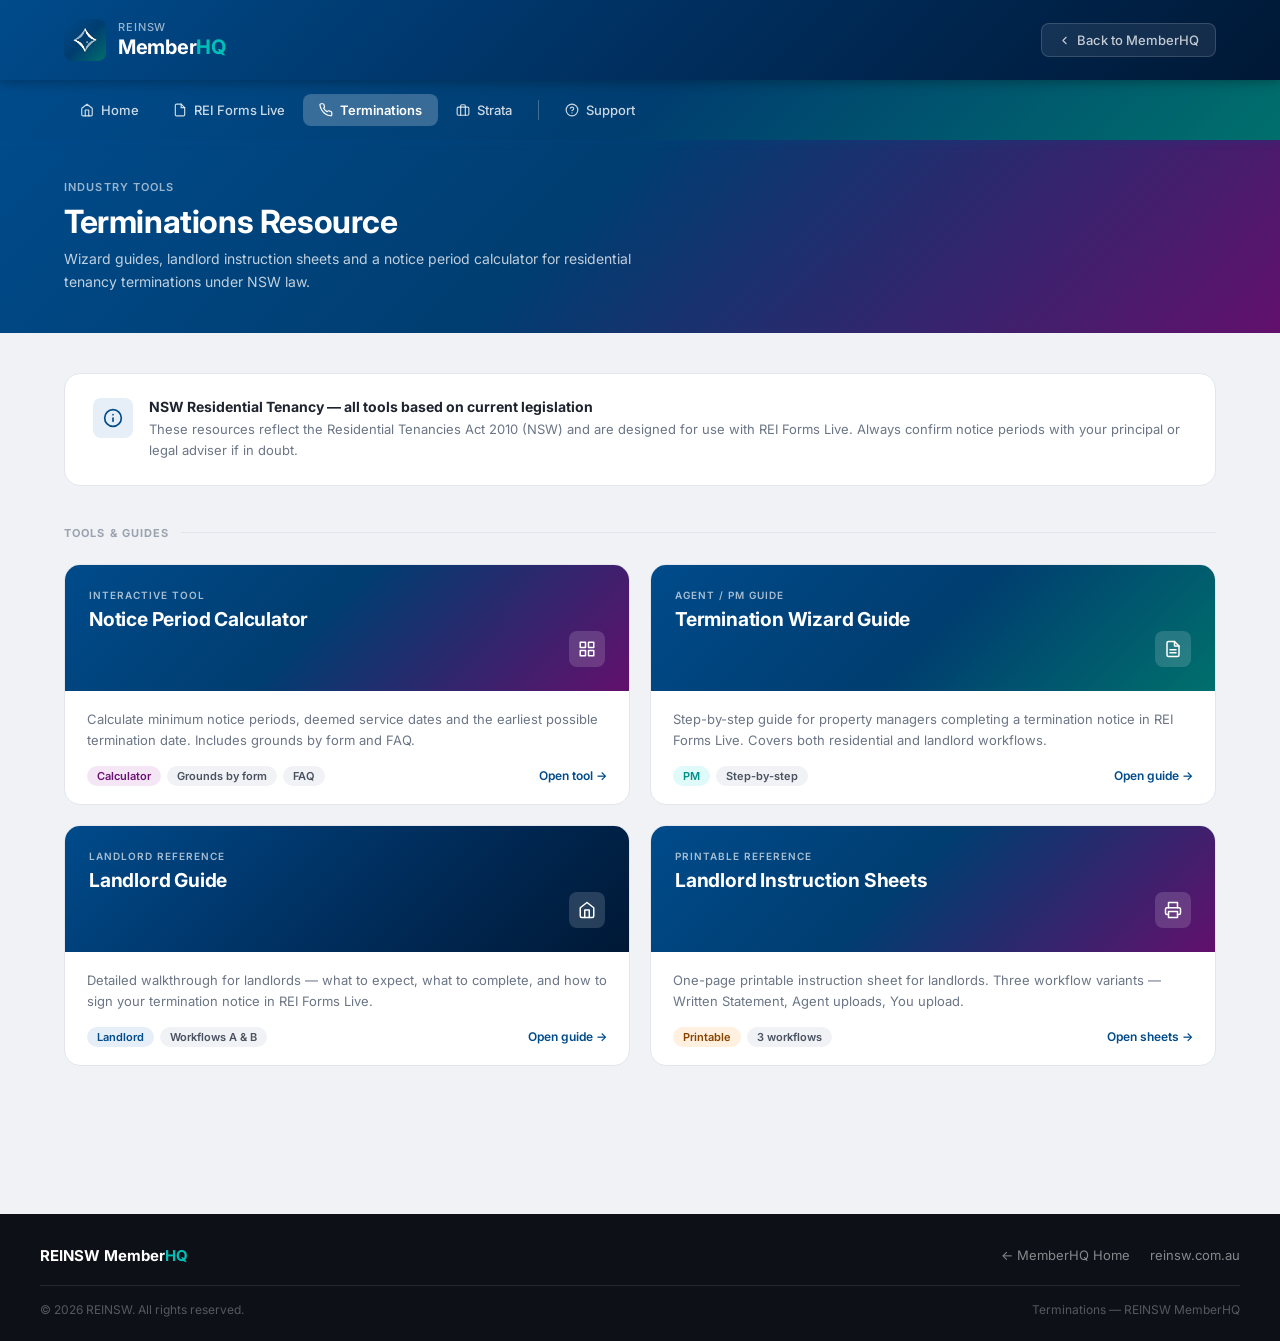
<file: terminations/index.html>
<!DOCTYPE html>
<html lang="en">
<head>
<meta charset="UTF-8">
<meta name="viewport" content="width=device-width, initial-scale=1.0">
<title>Terminations — REINSW MemberHQ</title>
<link rel="preconnect" href="https://fonts.googleapis.com">
<link rel="preconnect" href="https://fonts.gstatic.com" crossorigin>
<link href="https://fonts.googleapis.com/css2?family=Inter:wght@300;400;500;600;700;800&display=swap" rel="stylesheet">
<style>
*,*::before,*::after{box-sizing:border-box;margin:0;padding:0}
html{font-size:16px;-webkit-font-smoothing:antialiased}
body{font-family:'Inter','Trebuchet MS',Arial,sans-serif;background:#F0F2F5;color:#1E2330;min-height:100vh}
a{color:inherit;text-decoration:none}
button{cursor:pointer;border:none;font-family:inherit}

:root{
  --blue:#004B8B;--teal:#00BFB8;--purple:#901A9D;--orange:#FF8204;--green:#009C49;
  --blue-l:#E6EFF7;--teal-l:#E0FAF9;--purple-l:#F5E6F6;--ora-l:#FFF0E0;--grn-l:#E0F5EA;
  --teal-d:#008F89;--purple-d:#6A1274;--blue-d:#003568;
  --g50:#F8F9FB;--g100:#F0F2F5;--g200:#E2E6EC;--g300:#C8CDD6;
  --g400:#9AA3B0;--g500:#6B7585;--g600:#4A5260;--g700:#343B47;--g800:#1E2330;--g900:#0D1017;
  --grad-bb:linear-gradient(135deg,#004B8B 0%,#002d5c 55%,#001835 100%);
  --grad-bt:linear-gradient(135deg,#004B8B 0%,#003d70 50%,#00706c 100%);
  --grad-bp:linear-gradient(135deg,#004B8B 0%,#003d70 45%,#62106c 100%);
  --shadow-md:0 4px 12px rgba(0,0,0,.08);--shadow-lg:0 8px 24px rgba(0,0,0,.10);
  --r-md:8px;--r-lg:12px;--r-xl:16px;
}

/* HEADER */
.site-header{background:var(--grad-bb);height:80px;display:flex;align-items:center;position:sticky;top:0;z-index:100;box-shadow:0 2px 12px rgba(0,0,0,.3)}
.hdr{max-width:1200px;margin:0 auto;padding:0 24px;width:100%;display:flex;align-items:center;justify-content:space-between;gap:16px}
.logo{display:flex;align-items:center;gap:12px}
.logo-mark{width:42px;height:42px;background:var(--grad-bt);border-radius:8px;display:flex;align-items:center;justify-content:center;flex-shrink:0}
.logo-mark img{width:28px;height:28px;object-fit:contain;display:block}
.logo-text{display:flex;flex-direction:column;line-height:1.2}
.logo-org{font-size:11px;font-weight:500;color:rgba(255,255,255,.6);letter-spacing:.08em;text-transform:uppercase}
.logo-name{font-size:20px;font-weight:700;color:#fff;letter-spacing:-.3px}
.logo-name span{color:var(--teal)}
.hdr-r{display:flex;align-items:center;gap:10px}
.back-btn{display:flex;align-items:center;gap:6px;padding:8px 16px;border-radius:var(--r-md);background:rgba(255,255,255,.08);border:1px solid rgba(255,255,255,.15);color:rgba(255,255,255,.75);font-size:13px;font-weight:500;transition:all .15s}
.back-btn:hover{background:rgba(255,255,255,.15);color:#fff}

/* NAV */
.site-nav{background:var(--grad-bt);height:60px;display:flex;align-items:center;position:sticky;top:80px;z-index:99;box-shadow:0 2px 8px rgba(0,75,139,.2)}
.nav-inner{max-width:1200px;margin:0 auto;padding:0 24px;display:flex;align-items:center;gap:2px;width:100%}
.nav-link{display:flex;align-items:center;gap:7px;padding:8px 16px;border-radius:var(--r-md);font-size:13px;font-weight:500;color:rgba(255,255,255,.8);transition:all .15s;white-space:nowrap}
.nav-link:hover{background:rgba(255,255,255,.15);color:#fff}
.nav-div{width:1px;height:20px;background:rgba(255,255,255,.25);margin:0 8px}

/* BANNER */
.section-banner{background:var(--grad-bp);padding:40px 0}
.banner-inner{max-width:1200px;margin:0 auto;padding:0 24px}
.banner-eye{font-size:11px;font-weight:600;letter-spacing:.1em;text-transform:uppercase;color:rgba(255,255,255,.6);margin-bottom:8px}
.banner-title{font-size:2rem;font-weight:700;color:#fff;letter-spacing:-.4px;margin-bottom:6px}
.banner-desc{font-size:14px;color:rgba(255,255,255,.75);max-width:580px;line-height:1.65}

/* CONTENT */
.content{max-width:1200px;margin:0 auto;padding:40px 24px 60px}

/* SECTION LABEL */
.section-label{display:flex;align-items:center;gap:12px;margin-bottom:24px}
.section-label-text{font-size:11px;font-weight:700;letter-spacing:.1em;text-transform:uppercase;color:var(--g400);white-space:nowrap}
.section-label-line{flex:1;height:1px;background:var(--g200)}

/* TOOL CARDS */
.tools-grid{display:grid;grid-template-columns:repeat(2,1fr);gap:20px;margin-bottom:40px}
.tool-card{background:#fff;border-radius:var(--r-xl);border:1px solid var(--g200);overflow:hidden;transition:transform .25s,box-shadow .25s;display:flex;flex-direction:column}
.tool-card:hover{transform:translateY(-3px);box-shadow:var(--shadow-lg)}
.tool-card-banner{padding:24px;min-height:110px;display:flex;flex-direction:column;justify-content:space-between;position:relative}
.tool-card-eye{font-size:10px;font-weight:600;letter-spacing:.1em;text-transform:uppercase;color:rgba(255,255,255,.65);margin-bottom:6px}
.tool-card-title{font-size:1.2rem;font-weight:700;color:#fff;letter-spacing:-.2px;line-height:1.25}
.tool-card-icon{width:36px;height:36px;background:rgba(255,255,255,.15);border-radius:var(--r-md);display:flex;align-items:center;justify-content:center;align-self:flex-end}
.tool-card-body{padding:18px 22px;flex:1;display:flex;flex-direction:column}
.tool-card-desc{font-size:13px;color:var(--g500);line-height:1.65;margin-bottom:14px;flex:1}
.tool-card-meta{display:flex;align-items:center;justify-content:space-between;flex-wrap:wrap;gap:8px}
.tool-card-tags{display:flex;gap:6px;flex-wrap:wrap}
.tag{display:inline-block;padding:3px 10px;border-radius:999px;font-size:11px;font-weight:600}
.tag-blue{background:var(--blue-l);color:var(--blue)}
.tag-purple{background:var(--purple-l);color:var(--purple-d)}
.tag-teal{background:var(--teal-l);color:var(--teal-d)}
.tag-orange{background:var(--ora-l);color:#8a4400}
.tag-gray{background:var(--g100);color:var(--g600)}
.tool-card-cta{font-size:12px;font-weight:600;color:var(--blue)}

/* INFO STRIP */
.info-strip{background:#fff;border:1px solid var(--g200);border-radius:var(--r-xl);padding:24px 28px;display:flex;align-items:flex-start;gap:16px;margin-bottom:40px}
.info-strip-icon{width:40px;height:40px;background:var(--blue-l);border-radius:var(--r-md);display:flex;align-items:center;justify-content:center;flex-shrink:0;color:var(--blue)}
.info-strip-title{font-size:14px;font-weight:700;color:var(--g800);margin-bottom:4px}
.info-strip-text{font-size:13px;color:var(--g500);line-height:1.6}

/* FOOTER */
.site-footer{background:var(--g900);color:rgba(255,255,255,.7);padding:32px 24px 24px;margin-top:48px}
.footer-inner{max-width:1200px;margin:0 auto;display:flex;align-items:center;justify-content:space-between;flex-wrap:wrap;gap:16px;padding-bottom:20px;border-bottom:1px solid rgba(255,255,255,.1);margin-bottom:16px}
.footer-logo{font-size:15px;font-weight:700;color:#fff}
.footer-logo span{color:var(--teal)}
.footer-links{display:flex;gap:20px}
.footer-link{font-size:13px;color:rgba(255,255,255,.5);transition:color .15s}
.footer-link:hover{color:var(--teal)}
.footer-bottom{max-width:1200px;margin:0 auto;display:flex;align-items:center;justify-content:space-between;font-size:12px;color:rgba(255,255,255,.3);flex-wrap:wrap;gap:8px}

@media(max-width:768px){
  .tools-grid{grid-template-columns:1fr}
  .banner-title{font-size:1.5rem}
  .content{padding:24px 16px 40px}
}
</style>
</head>
<body>

<!-- HEADER -->
<header class="site-header">
  <div class="hdr">
    <a href="https://reinsw.github.io/memberHQ/" class="logo">
      <div class="logo-mark"><img src="[data-uri]" alt="REINSW"></div>
      <div class="logo-text">
        <span class="logo-org">REINSW</span>
        <span class="logo-name">Member<span>HQ</span></span>
      </div>
    </a>
    <div class="hdr-r">
      <a href="https://reinsw.github.io/memberHQ/" class="back-btn">
        <svg width="13" height="13" viewBox="0 0 24 24" fill="none" stroke="currentColor" stroke-width="2" stroke-linecap="round" stroke-linejoin="round"><polyline points="15 18 9 12 15 6"/></svg>
        Back to MemberHQ
      </a>
    </div>
  </div>
</header>

<!-- NAV -->
<nav class="site-nav">
  <div class="nav-inner">
    <a href="https://reinsw.github.io/memberHQ/" class="nav-link">
      <svg width="14" height="14" viewBox="0 0 24 24" fill="none" stroke="currentColor" stroke-width="2" stroke-linecap="round" stroke-linejoin="round"><path d="M3 9l9-7 9 7v11a2 2 0 0 1-2 2H5a2 2 0 0 1-2-2z"/><polyline points="9 22 9 12 15 12 15 22"/></svg>
      Home
    </a>
    <a href="https://reinsw.github.io/memberHQ/forms-live/" class="nav-link">
      <svg width="14" height="14" viewBox="0 0 24 24" fill="none" stroke="currentColor" stroke-width="2" stroke-linecap="round" stroke-linejoin="round"><path d="M14 2H6a2 2 0 0 0-2 2v16a2 2 0 0 0 2 2h12a2 2 0 0 0 2-2V8z"/><polyline points="14 2 14 8 20 8"/></svg>
      REI Forms Live
    </a>
    <a href="https://reinsw.github.io/memberHQ/terminations/" class="nav-link" style="background:rgba(255,255,255,.22);color:#fff;font-weight:600;">
      <svg width="14" height="14" viewBox="0 0 24 24" fill="none" stroke="currentColor" stroke-width="2" stroke-linecap="round" stroke-linejoin="round"><path d="M22 16.92v3a2 2 0 0 1-2.18 2 19.79 19.79 0 0 1-8.63-3.07A19.5 19.5 0 0 1 4.69 12 19.79 19.79 0 0 1 1.61 3.4 2 2 0 0 1 3.6 1.22h3a2 2 0 0 1 2 1.72c.127.96.361 1.903.7 2.81a2 2 0 0 1-.45 2.11L7.91 8.86a16 16 0 0 0 6 6l.95-.95a2 2 0 0 1 2.11-.45c.907.339 1.85.573 2.81.7a2 2 0 0 1 1.72 2.02z"/></svg>
      Terminations
    </a>
    <a href="https://reinsw.github.io/memberHQ/strata/" class="nav-link">
      <svg width="14" height="14" viewBox="0 0 24 24" fill="none" stroke="currentColor" stroke-width="2" stroke-linecap="round" stroke-linejoin="round"><rect x="2" y="7" width="20" height="14" rx="2" ry="2"/><path d="M16 21V5a2 2 0 0 0-2-2h-4a2 2 0 0 0-2 2v16"/></svg>
      Strata
    </a>
    <div class="nav-div"></div>
    <a href="https://reinsw.github.io/memberHQ/support/" class="nav-link">
      <svg width="14" height="14" viewBox="0 0 24 24" fill="none" stroke="currentColor" stroke-width="2" stroke-linecap="round" stroke-linejoin="round"><circle cx="12" cy="12" r="10"/><path d="M9.09 9a3 3 0 0 1 5.83 1c0 2-3 3-3 3"/><line x1="12" y1="17" x2="12.01" y2="17"/></svg>
      Support
    </a>
  </div>
</nav>

<!-- BANNER -->
<div class="section-banner">
  <div class="banner-inner">
    <div class="banner-eye">Industry Tools</div>
    <div class="banner-title">Terminations Resource</div>
    <div class="banner-desc">Wizard guides, landlord instruction sheets and a notice period calculator for residential tenancy terminations under NSW law.</div>
  </div>
</div>

<!-- CONTENT -->
<div class="content">

  <!-- Info strip -->
  <div class="info-strip">
    <div class="info-strip-icon">
      <svg width="20" height="20" viewBox="0 0 24 24" fill="none" stroke="currentColor" stroke-width="2" stroke-linecap="round" stroke-linejoin="round"><circle cx="12" cy="12" r="10"/><line x1="12" y1="16" x2="12" y2="12"/><line x1="12" y1="8" x2="12.01" y2="8"/></svg>
    </div>
    <div>
      <div class="info-strip-title">NSW Residential Tenancy — all tools based on current legislation</div>
      <div class="info-strip-text">These resources reflect the Residential Tenancies Act 2010 (NSW) and are designed for use with REI Forms Live. Always confirm notice periods with your principal or legal adviser if in doubt.</div>
    </div>
  </div>

  <!-- Tools -->
  <div class="section-label">
    <div class="section-label-text">Tools & guides</div>
    <div class="section-label-line"></div>
  </div>

  <div class="tools-grid">

    <!-- Calculator -->
    <a href="calculator.html" class="tool-card">
      <div class="tool-card-banner" style="background:var(--grad-bp);">
        <div>
          <div class="tool-card-eye">Interactive tool</div>
          <div class="tool-card-title">Notice Period Calculator</div>
        </div>
        <div class="tool-card-icon">
          <svg width="18" height="18" viewBox="0 0 24 24" fill="none" stroke="white" stroke-width="2" stroke-linecap="round" stroke-linejoin="round"><rect x="3" y="3" width="7" height="7"/><rect x="14" y="3" width="7" height="7"/><rect x="14" y="14" width="7" height="7"/><rect x="3" y="14" width="7" height="7"/></svg>
        </div>
      </div>
      <div class="tool-card-body">
        <div class="tool-card-desc">Calculate minimum notice periods, deemed service dates and the earliest possible termination date. Includes grounds by form and FAQ.</div>
        <div class="tool-card-meta">
          <div class="tool-card-tags">
            <span class="tag tag-purple">Calculator</span>
            <span class="tag tag-gray">Grounds by form</span>
            <span class="tag tag-gray">FAQ</span>
          </div>
          <span class="tool-card-cta">Open tool →</span>
        </div>
      </div>
    </a>

    <!-- Wizard Guide -->
    <a href="wizard-guide.html" class="tool-card">
      <div class="tool-card-banner" style="background:var(--grad-bt);">
        <div>
          <div class="tool-card-eye">Agent / PM guide</div>
          <div class="tool-card-title">Termination Wizard Guide</div>
        </div>
        <div class="tool-card-icon">
          <svg width="18" height="18" viewBox="0 0 24 24" fill="none" stroke="white" stroke-width="2" stroke-linecap="round" stroke-linejoin="round"><path d="M14 2H6a2 2 0 0 0-2 2v16a2 2 0 0 0 2 2h12a2 2 0 0 0 2-2V8z"/><polyline points="14 2 14 8 20 8"/><line x1="16" y1="13" x2="8" y2="13"/><line x1="16" y1="17" x2="8" y2="17"/></svg>
        </div>
      </div>
      <div class="tool-card-body">
        <div class="tool-card-desc">Step-by-step guide for property managers completing a termination notice in REI Forms Live. Covers both residential and landlord workflows.</div>
        <div class="tool-card-meta">
          <div class="tool-card-tags">
            <span class="tag tag-teal">PM</span>
            <span class="tag tag-gray">Step-by-step</span>
          </div>
          <span class="tool-card-cta">Open guide →</span>
        </div>
      </div>
    </a>

    <!-- Landlord Guide -->
    <a href="landlord-guide.html" class="tool-card">
      <div class="tool-card-banner" style="background:var(--grad-bb);">
        <div>
          <div class="tool-card-eye">Landlord reference</div>
          <div class="tool-card-title">Landlord Guide</div>
        </div>
        <div class="tool-card-icon">
          <svg width="18" height="18" viewBox="0 0 24 24" fill="none" stroke="white" stroke-width="2" stroke-linecap="round" stroke-linejoin="round"><path d="M3 9l9-7 9 7v11a2 2 0 0 1-2 2H5a2 2 0 0 1-2-2z"/><polyline points="9 22 9 12 15 12 15 22"/></svg>
        </div>
      </div>
      <div class="tool-card-body">
        <div class="tool-card-desc">Detailed walkthrough for landlords — what to expect, what to complete, and how to sign your termination notice in REI Forms Live.</div>
        <div class="tool-card-meta">
          <div class="tool-card-tags">
            <span class="tag tag-blue">Landlord</span>
            <span class="tag tag-gray">Workflows A &amp; B</span>
          </div>
          <span class="tool-card-cta">Open guide →</span>
        </div>
      </div>
    </a>

    <!-- Landlord Sheets -->
    <a href="landlord-sheets.html" class="tool-card">
      <div class="tool-card-banner" style="background:linear-gradient(135deg,#004B8B 0%,#003d70 45%,#62106c 100%);">
        <div>
          <div class="tool-card-eye">Printable reference</div>
          <div class="tool-card-title">Landlord Instruction Sheets</div>
        </div>
        <div class="tool-card-icon">
          <svg width="18" height="18" viewBox="0 0 24 24" fill="none" stroke="white" stroke-width="2" stroke-linecap="round" stroke-linejoin="round"><polyline points="6 9 6 2 18 2 18 9"/><path d="M6 18H4a2 2 0 0 1-2-2v-5a2 2 0 0 1 2-2h16a2 2 0 0 1 2 2v5a2 2 0 0 1-2 2h-2"/><rect x="6" y="14" width="12" height="8"/></svg>
        </div>
      </div>
      <div class="tool-card-body">
        <div class="tool-card-desc">One-page printable instruction sheet for landlords. Three workflow variants — Written Statement, Agent uploads, You upload.</div>
        <div class="tool-card-meta">
          <div class="tool-card-tags">
            <span class="tag tag-orange">Printable</span>
            <span class="tag tag-gray">3 workflows</span>
          </div>
          <span class="tool-card-cta">Open sheets →</span>
        </div>
      </div>
    </a>

  </div>
</div>

<!-- FOOTER -->
<footer class="site-footer">
  <div class="footer-inner">
    <div class="footer-logo">REINSW Member<span>HQ</span></div>
    <div class="footer-links">
      <a href="https://reinsw.github.io/memberHQ/" class="footer-link">← MemberHQ Home</a>
      <a href="https://www.reinsw.com.au" target="_blank" class="footer-link">reinsw.com.au</a>
    </div>
  </div>
  <div class="footer-bottom">
    <span>© 2026 REINSW. All rights reserved.</span>
    <span>Terminations — REINSW MemberHQ</span>
  </div>
</footer>

</body>
</html>
</file>
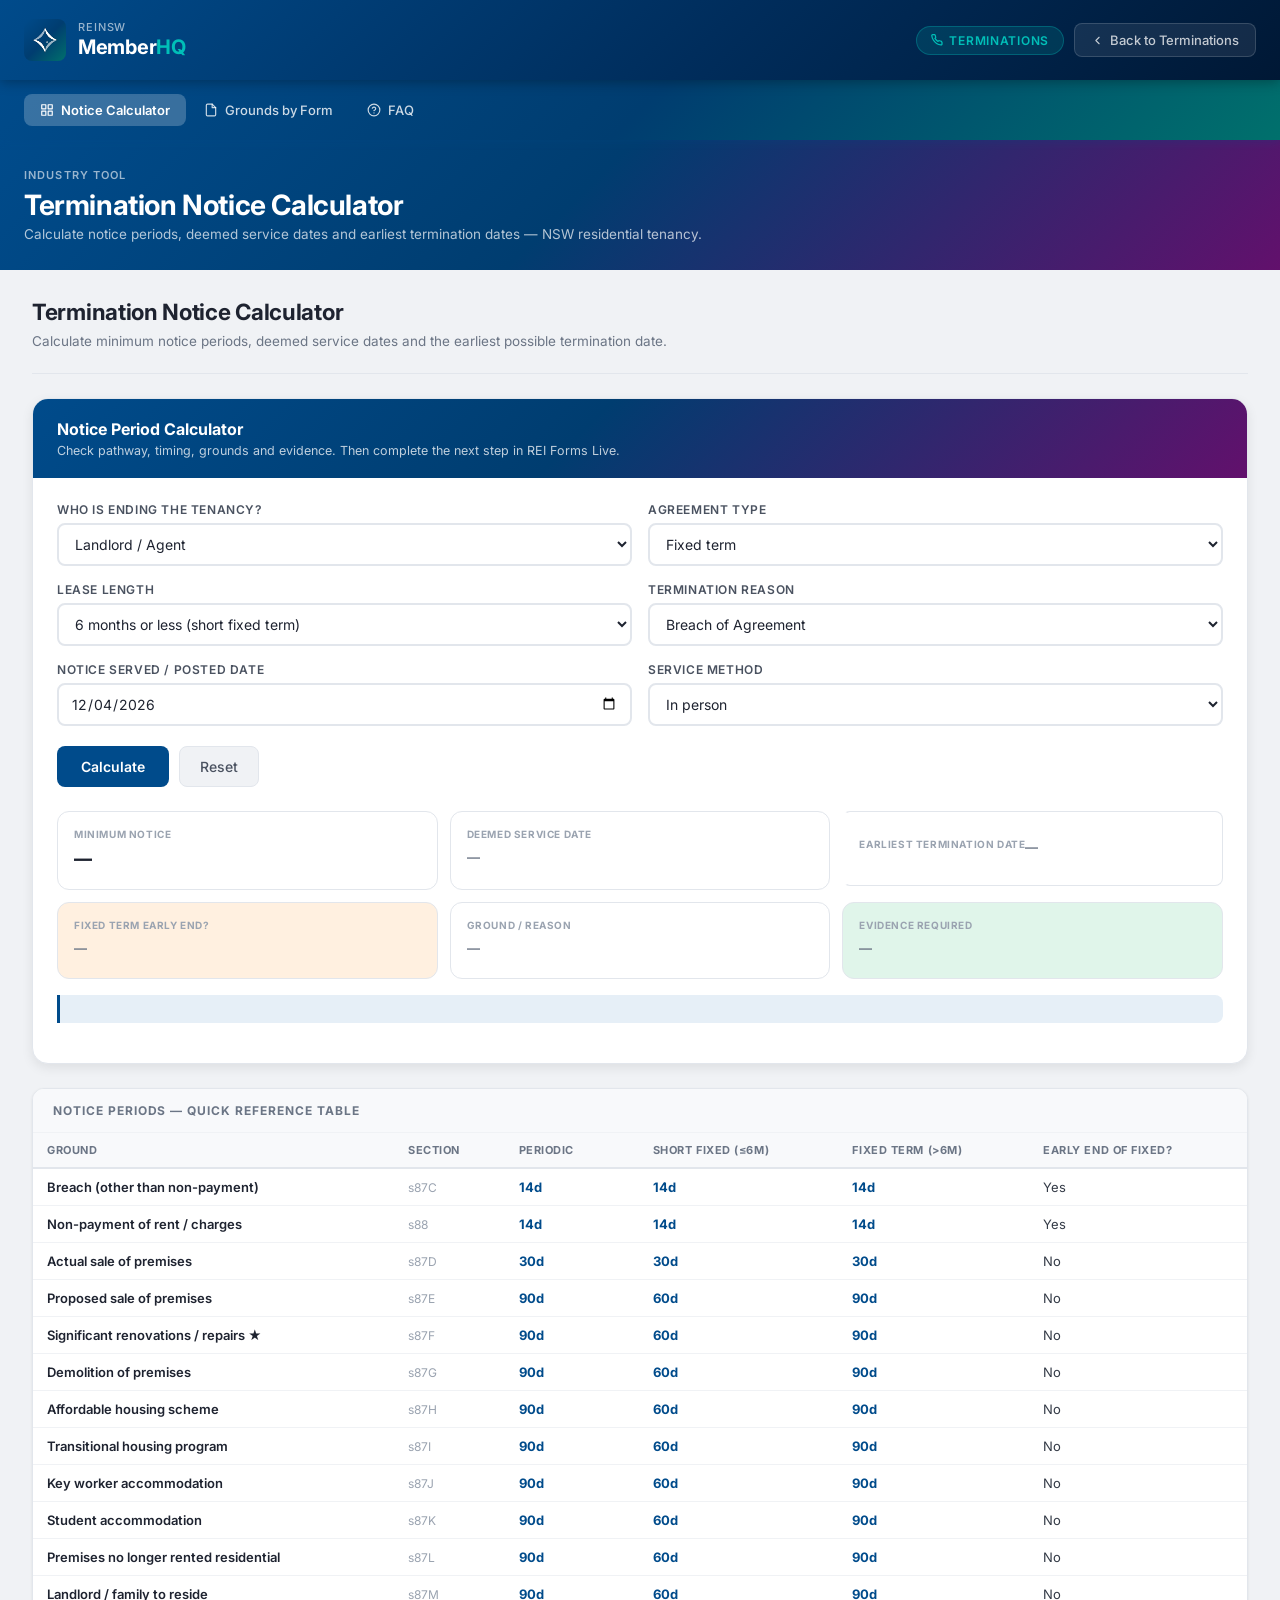
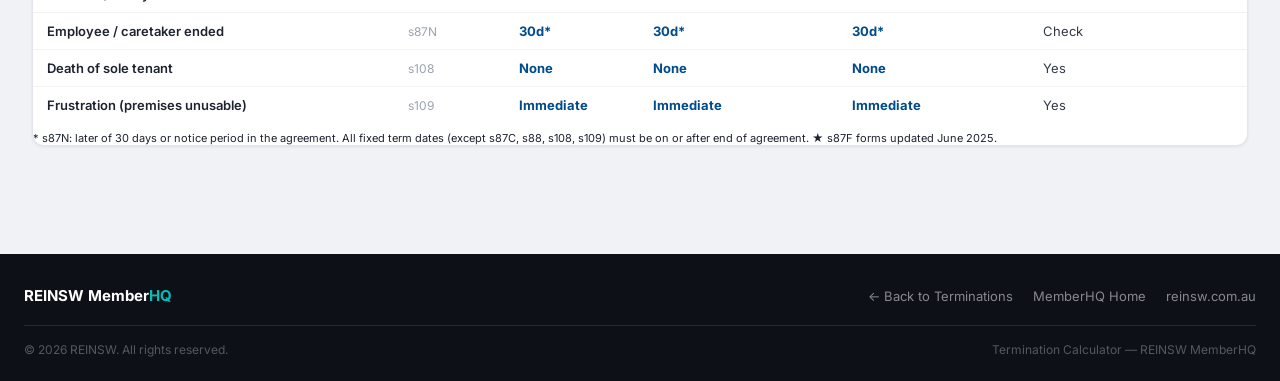
<file: terminations/calculator.html>
<!DOCTYPE html>
<html lang="en">
<head>
<meta charset="UTF-8">
<meta name="viewport" content="width=device-width, initial-scale=1.0">
<title>Termination Calculator — REINSW MemberHQ</title>
<link rel="preconnect" href="https://fonts.googleapis.com">
<link rel="preconnect" href="https://fonts.gstatic.com" crossorigin>
<link href="https://fonts.googleapis.com/css2?family=Inter:wght@300;400;500;600;700;800&display=swap" rel="stylesheet">
<style>
*,*::before,*::after{box-sizing:border-box;margin:0;padding:0}
html{font-size:16px;-webkit-font-smoothing:antialiased}
body{font-family:'Inter','Trebuchet MS',Arial,sans-serif;background:#F0F2F5;color:#1E2330;min-height:100vh}
a{color:inherit;text-decoration:none}
button{cursor:pointer;border:none;font-family:inherit}
input,select,textarea{font-family:inherit}

:root{
  --blue:#004B8B;--teal:#00BFB8;--purple:#901A9D;--orange:#FF8204;--green:#009C49;
  --blue-l:#E6EFF7;--teal-l:#E0FAF9;--purple-l:#F5E6F6;--ora-l:#FFF0E0;--grn-l:#E0F5EA;
  --blue-d:#003568;--teal-d:#008F89;--purple-d:#6A1274;
  --g50:#F8F9FB;--g100:#F0F2F5;--g200:#E2E6EC;--g300:#C8CDD6;
  --g400:#9AA3B0;--g500:#6B7585;--g600:#4A5260;--g700:#343B47;--g800:#1E2330;--g900:#0D1017;
  --grad-bb:linear-gradient(135deg,#004B8B 0%,#002d5c 55%,#001835 100%);
  --grad-bt:linear-gradient(135deg,#004B8B 0%,#003d70 50%,#00706c 100%);
  --grad-bp:linear-gradient(135deg,#004B8B 0%,#003d70 45%,#62106c 100%);
  --shadow-sm:0 1px 3px rgba(0,0,0,.08);--shadow-md:0 4px 12px rgba(0,0,0,.08);--shadow-lg:0 8px 24px rgba(0,0,0,.10);
  --r-sm:4px;--r-md:8px;--r-lg:12px;--r-xl:16px;
}

/* HEADER */
.site-header{background:var(--grad-bb);height:80px;display:flex;align-items:center;position:sticky;top:0;z-index:200;box-shadow:0 2px 12px rgba(0,0,0,.3)}
.hdr{max-width:1400px;margin:0 auto;padding:0 24px;width:100%;display:flex;align-items:center;justify-content:space-between;gap:16px}
.logo{display:flex;align-items:center;gap:12px}
.logo-mark{width:42px;height:42px;background:var(--grad-bt);border-radius:8px;display:flex;align-items:center;justify-content:center;flex-shrink:0}
.logo-mark img{width:28px;height:28px;object-fit:contain;display:block}
.logo-text{display:flex;flex-direction:column;line-height:1.2}
.logo-org{font-size:11px;font-weight:500;color:rgba(255,255,255,.6);letter-spacing:.08em;text-transform:uppercase}
.logo-name{font-size:20px;font-weight:700;color:#fff;letter-spacing:-.3px}
.logo-name span{color:var(--teal)}
.hdr-r{display:flex;align-items:center;gap:10px}
.section-badge{display:flex;align-items:center;gap:6px;background:rgba(0,191,184,.15);border:1px solid rgba(0,191,184,.3);border-radius:999px;padding:6px 14px;font-size:12px;font-weight:600;letter-spacing:.06em;text-transform:uppercase;color:var(--teal)}
.btn-back{display:flex;align-items:center;gap:6px;padding:8px 16px;border-radius:var(--r-md);background:rgba(255,255,255,.08);border:1px solid rgba(255,255,255,.15);color:rgba(255,255,255,.75);font-size:13px;font-weight:500;transition:all .15s}
.btn-back:hover{background:rgba(255,255,255,.15);color:#fff}

/* NAV */
.site-nav{background:var(--grad-bt);height:60px;display:flex;align-items:center;position:sticky;top:80px;z-index:199;box-shadow:0 2px 8px rgba(0,75,139,.2)}
.nav-inner{max-width:1400px;margin:0 auto;padding:0 24px;display:flex;align-items:center;gap:2px;width:100%}
.nav-tab{display:flex;align-items:center;gap:7px;padding:8px 16px;border-radius:var(--r-md);font-size:13px;font-weight:500;color:rgba(255,255,255,.8);cursor:pointer;white-space:nowrap;transition:all .15s;background:none}
.nav-tab:hover{background:rgba(255,255,255,.15);color:#fff}
.nav-tab.active{background:rgba(255,255,255,.22);color:#fff;font-weight:600}

/* BANNER */
.section-banner{background:var(--grad-bp);padding:28px 0}
.banner-inner{max-width:1400px;margin:0 auto;padding:0 24px}
.banner-eye{font-size:11px;font-weight:600;letter-spacing:.1em;text-transform:uppercase;color:rgba(255,255,255,.6);margin-bottom:6px}
.banner-title{font-size:1.75rem;font-weight:700;color:#fff;letter-spacing:-.4px;margin-bottom:4px}
.banner-desc{font-size:13.5px;color:rgba(255,255,255,.7)}

/* LAYOUT */
.layout{display:flex;max-width:1400px;margin:0 auto}
.main{flex:1;padding:28px 32px 60px;min-width:0}

/* VIEWS */
.view{display:none}.view.active{display:block}

/* PAGE HEADER */
.page-header{margin-bottom:24px;padding-bottom:20px;border-bottom:1px solid var(--g200)}
.page-title{font-size:1.4rem;font-weight:700;color:var(--g800);letter-spacing:-.3px;margin-bottom:6px}
.page-subtitle{font-size:13.5px;color:var(--g500);line-height:1.6}

/* CALCULATOR */
.calc-wrap{background:#fff;border-radius:var(--r-xl);border:1px solid var(--g200);overflow:hidden;box-shadow:var(--shadow-md)}
.calc-head{background:var(--grad-bp);padding:20px 24px}
.calc-head-title{font-size:16px;font-weight:700;color:#fff;margin-bottom:4px}
.calc-head-sub{font-size:12.5px;color:rgba(255,255,255,.75)}
.calc-body{padding:24px}
.calc-grid{display:grid;grid-template-columns:repeat(2,1fr);gap:16px;margin-bottom:20px}
.cf{display:flex;flex-direction:column;gap:6px}
.cf label{font-size:12px;font-weight:600;color:var(--g600);text-transform:uppercase;letter-spacing:.05em}
.cf select,.cf input[type=date],.cf input[type=number]{padding:10px 12px;border:2px solid var(--g200);border-radius:var(--r-md);font-size:14px;color:var(--g800);background:#fff;transition:border-color .2s}
.cf select:focus,.cf input:focus{outline:none;border-color:var(--blue);box-shadow:0 0 0 3px rgba(0,75,139,.1)}
.btn-row{display:flex;gap:10px;margin-top:4px;margin-bottom:24px}
.btn-p{padding:11px 24px;border-radius:var(--r-md);font-size:14px;font-weight:600;background:var(--blue);color:#fff;transition:all .15s}
.btn-p:hover{background:var(--blue-d);transform:translateY(-1px)}
.btn-s{padding:11px 20px;border-radius:var(--r-md);font-size:14px;font-weight:500;background:var(--g100);color:var(--g600);border:1px solid var(--g200);transition:all .15s}
.btn-s:hover{background:var(--g200)}

/* Result tiles — 3 col grid */
.res-cards{margin-bottom:16px}
.res-cards-grid{display:grid;grid-template-columns:repeat(3,1fr);gap:12px;margin-bottom:16px}
.rc{background:#fff;border:1px solid var(--g200);border-radius:var(--r-lg);padding:16px}
.rc-label{font-size:10px;font-weight:700;text-transform:uppercase;letter-spacing:.06em;color:var(--g400);margin-bottom:8px}
.rc-val{font-size:18px;font-weight:800;color:var(--g800);margin-bottom:4px;word-wrap:break-word;white-space:normal}
.rc-val.sm{font-size:13px;font-weight:600;line-height:1.5}
.rc-sub{font-size:12px;color:var(--g500);margin-top:2px;line-height:1.4}
.am{background:var(--grn-l)}
.pd{background:var(--blue-l)}
.pu{background:var(--ora-l)}
.tl{} /* neutralised - rc handles styling */

.res-callout{background:var(--blue-l);border-left:3px solid var(--blue);border-radius:0 var(--r-md) var(--r-md) 0;padding:14px 18px;font-size:13px;color:var(--g700);margin-bottom:16px;line-height:1.7;word-wrap:break-word}
.res-callout strong{color:var(--g800)}

/* Done checklist */
.done-title{font-size:13px;font-weight:700;color:var(--g700);text-transform:uppercase;letter-spacing:.06em;margin-bottom:10px}
.done-items{display:flex;flex-direction:column;gap:6px}
.done-item{display:flex;align-items:center;gap:10px;padding:10px 14px;border-radius:var(--r-md);background:var(--g50);border:1px solid var(--g200);font-size:13px;color:var(--g700)}
.done-check{width:20px;height:20px;border-radius:50%;background:var(--green);display:flex;align-items:center;justify-content:center;flex-shrink:0}

/* Reference table */
.ptable-wrap{background:#fff;border:1px solid var(--g200);border-radius:var(--r-lg);overflow:hidden;margin-top:24px;box-shadow:var(--shadow-sm)}
.panel-title{font-size:11px;font-weight:700;text-transform:uppercase;letter-spacing:.08em;color:var(--g500);padding:12px 20px;background:var(--g50);border-bottom:1px solid var(--g200)}
.ptable-scroll{overflow-x:auto}
.ptable{width:100%;border-collapse:collapse;font-size:13px}
.ptable th{text-align:left;padding:10px 14px;font-size:11px;font-weight:700;color:var(--g500);text-transform:uppercase;letter-spacing:.05em;background:var(--g50);border-bottom:2px solid var(--g200);white-space:nowrap}
.ptable td{padding:10px 14px;border-bottom:1px solid var(--g100);color:var(--g700);vertical-align:middle}
.ptable tr:last-child td{border-bottom:none}
.ptable tr:hover td{background:var(--g50)}
.ptable td:first-child{font-weight:600;color:var(--g800)}
.ptable td:nth-child(2){color:var(--g400);font-size:12px}
.ptable .pd{color:var(--blue);font-weight:700;background:transparent}
.ptable .am{color:var(--green);font-weight:700;background:transparent}
.ptable .pu{color:var(--orange);font-weight:700;background:transparent}
.ptable-note{font-size:11.5px;color:var(--g400);padding:10px 20px;border-top:1px solid var(--g100);line-height:1.6;background:var(--g50)}

/* GROUNDS */
.grounds-layout{display:grid;grid-template-columns:260px 1fr;gap:20px;align-items:start}
.grounds-list{display:flex;flex-direction:column;gap:0}
.grounds-list-header{font-size:11px;font-weight:700;text-transform:uppercase;letter-spacing:.08em;color:var(--g400);padding:0 0 10px;margin-bottom:6px;border-bottom:1px solid var(--g200)}
.gn{padding:10px 14px;border:1px solid var(--g200);border-radius:var(--r-md);background:#fff;cursor:pointer;transition:all .15s;border-left:3px solid transparent;margin-bottom:4px;display:flex;align-items:center}
.gn:hover{border-color:var(--blue);background:var(--blue-l);transform:translateX(2px)}
.gn:hover .gitem-label{color:var(--blue)}
.gn.active{border-color:var(--blue);background:var(--blue-l);border-left-color:var(--blue)}
.gn.active .gitem-label{color:var(--blue);font-weight:700}
.gitem-label{font-size:13px;font-weight:600;color:var(--g700);line-height:1.3}
.gitem-notice{display:none}
.grounds-detail{background:#fff;border:1px solid var(--g200);border-radius:var(--r-xl);overflow:hidden;box-shadow:var(--shadow-md)}
.detail-empty{display:flex;flex-direction:column;align-items:center;justify-content:center;padding:48px 24px;text-align:center;color:var(--g400)}
.detail-empty-icon{font-size:2rem;margin-bottom:12px;opacity:.4}
.detail-empty-text{font-size:13.5px}
.detail-head{background:var(--grad-bp);padding:20px 24px;color:#fff}
.det-title{font-size:16px;font-weight:700;margin-bottom:4px}
.det-sub{font-size:12.5px;color:rgba(255,255,255,.75)}
.detail-body{padding:20px 24px;display:flex;flex-direction:column;gap:12px}
.det-alert{background:var(--ora-l);border-left:3px solid var(--orange);border-radius:0 var(--r-md) var(--r-md) 0;padding:12px 16px;font-size:13px;color:var(--g700);line-height:1.6}
.det-alert strong{color:var(--g800)}
.det-cols{display:grid;grid-template-columns:repeat(2,1fr);gap:16px}
.det-col-title{font-size:11px;font-weight:700;text-transform:uppercase;letter-spacing:.06em;color:var(--g400);margin-bottom:8px}
.det-list{display:flex;flex-direction:column;gap:6px;padding-left:0;list-style:none}
.det-list li{font-size:13px;color:var(--g700);display:flex;gap:8px;align-items:flex-start;line-height:1.5}
.det-list li::before{content:'•';color:var(--blue);font-weight:700;flex-shrink:0}
.sm{font-size:11px;color:var(--g500);margin-top:4px}
.tl{} /* handled by rc */
.stats-grid{display:grid;grid-template-columns:repeat(3,1fr);gap:12px}
.stat-box{background:var(--blue-l);border:1px solid var(--g200);border-radius:var(--r-lg);padding:16px;text-align:center}
.stat-label{font-size:11px;font-weight:700;text-transform:uppercase;letter-spacing:.06em;color:var(--blue);margin-bottom:6px}
.stat-val{font-size:1.5rem;font-weight:800;color:var(--blue);letter-spacing:-.5px;line-height:1.1}
.stat-sub{font-size:11px;color:var(--g400);margin-top:4px}
.src-badge{font-size:11px;font-weight:600;padding:3px 8px;border-radius:999px;background:var(--g100);color:var(--g600);flex-shrink:0;white-space:nowrap}
.res-row{display:flex;align-items:flex-start;gap:12px;padding:14px 0;border-bottom:1px solid var(--g100)}
.res-row:last-child{border-bottom:none}
.res-av{width:32px;height:32px;border-radius:var(--r-sm);display:flex;align-items:center;justify-content:center;font-size:11px;font-weight:700;color:#fff;flex-shrink:0;background:var(--blue)}
.res-info{flex:1;min-width:0}
.res-title{font-size:13.5px;font-weight:600;color:var(--g800);margin-bottom:3px}
.res-meta{font-size:12px;color:var(--g500);line-height:1.5}
.res-link{font-size:12px;font-weight:600;color:var(--blue);margin-top:4px;display:inline-block}
.output-icon{display:inline-flex;align-items:center;justify-content:center;width:48px;height:48px;border-radius:var(--r-lg);background:var(--blue-l);margin-bottom:12px}
.flow-steps{display:flex;flex-direction:column}
.flow-step,.flow-step-serve,.flow-step-critical{display:flex;gap:16px;padding:16px 0;border-bottom:1px solid var(--g100);align-items:flex-start}
.flow-step:last-child,.flow-step-serve:last-child,.flow-step-critical:last-child{border-bottom:none}
.flow-num,.flow-num-serve,.flow-num-critical,.flow-num-after{width:28px;height:28px;border-radius:50%;display:flex;align-items:center;justify-content:center;font-size:12px;font-weight:700;flex-shrink:0;margin-top:1px}
.flow-num{background:var(--blue);color:#fff}.flow-num-serve{background:var(--teal);color:#fff}.flow-num-critical{background:var(--orange);color:#fff}.flow-num-after{background:var(--green);color:#fff}
.flow-content{flex:1;min-width:0}
.flow-title,.flow-title-serve,.flow-title-critical{font-size:14px;font-weight:600;color:var(--g800);margin-bottom:4px}
.flow-desc{font-size:13px;color:var(--g600);line-height:1.6}
.flow-connector{display:flex;justify-content:center;height:12px}
.phase-block{background:#fff;border:1px solid var(--g200);border-radius:var(--r-lg);padding:16px;margin-bottom:10px}
.phase-label{font-size:11px;font-weight:700;text-transform:uppercase;letter-spacing:.06em;color:var(--blue);margin-bottom:6px}
.phase-label-after{color:var(--green);font-size:11px;font-weight:700;text-transform:uppercase;letter-spacing:.06em;margin-bottom:6px}
.phase-name{font-size:14px;font-weight:700;color:var(--g800);margin-bottom:4px}
.phase-desc{font-size:12.5px;color:var(--g500);line-height:1.5}
.phase-icon{font-size:20px;margin-bottom:8px}
.phase-output{font-size:12px;font-weight:600;color:var(--blue);margin-top:6px}
.prereq-icon{width:32px;height:32px;border-radius:var(--r-md);background:var(--blue-l);display:flex;align-items:center;justify-content:center;flex-shrink:0}
.wiz-prereq{background:#fff;border:1px solid var(--g200);border-radius:var(--r-xl);overflow:hidden;box-shadow:var(--shadow-md);margin-bottom:20px}
.wiz-prereq-title{font-size:13px;font-weight:700;padding:14px 20px;background:var(--g50);border-bottom:1px solid var(--g100);color:var(--g700);text-transform:uppercase;letter-spacing:.06em}
.wiz-prereq-items{padding:4px 0}
.wiz-prereq-item{display:flex;align-items:center;gap:12px;padding:12px 20px;border-bottom:1px solid var(--g50);font-size:13.5px;color:var(--g700)}
.wiz-prereq-item:last-child{border-bottom:none}
.landlord-loop{background:#fff;border:1px solid var(--g200);border-radius:var(--r-xl);overflow:hidden;margin-bottom:20px;box-shadow:var(--shadow-md)}
.loop-title{font-size:13px;font-weight:700;padding:14px 20px;background:var(--g50);border-bottom:1px solid var(--g100);color:var(--g700)}
.loop-steps{display:flex;flex-direction:column}
.loop-step{display:flex;align-items:center;gap:12px;padding:12px 20px;border-bottom:1px solid var(--g50);font-size:13.5px;color:var(--g700)}
.loop-step:last-child{border-bottom:none}
.loop-num{width:24px;height:24px;border-radius:50%;background:var(--blue);color:#fff;font-size:11px;font-weight:700;display:flex;align-items:center;justify-content:center;flex-shrink:0}
.loop-return{text-align:center;padding:10px;font-size:12px;color:var(--g400);border-top:1px dashed var(--g200)}

/* FAQ */
.panel{background:#fff;border:1px solid var(--g200);border-radius:var(--r-xl);overflow:hidden;margin-bottom:20px;box-shadow:var(--shadow-sm)}
.panel-title{font-size:12px;font-weight:700;text-transform:uppercase;letter-spacing:.08em;color:var(--g500);padding:14px 20px;background:var(--g50);border-bottom:1px solid var(--g100)}
.faq-item{border-bottom:1px solid var(--g100);background:#fff}
.faq-item:last-child{border-bottom:none}
.faq-item.open{background:var(--g50)}
.faq-q{display:flex;align-items:center;gap:12px;padding:14px 20px;cursor:pointer;user-select:none}
.faq-qt{flex:1;font-size:14px;font-weight:500;color:var(--g800)}
.faq-ch{color:var(--g400);font-size:16px;transition:transform .2s;flex-shrink:0}
.faq-item.open .faq-ch{transform:rotate(180deg);color:var(--blue)}
.faq-item.open .faq-qt{font-weight:600;color:var(--g800)}
.faq-a{display:none;padding:0 20px 16px;font-size:13.5px;color:var(--g600);line-height:1.7}
.faq-item.open .faq-a{display:block}
.faq-a strong{color:var(--g800)}
.faq-a p{margin-bottom:8px}

/* FOOTER */
.site-footer{background:#0D1017;color:rgba(255,255,255,.7);padding:32px 24px 24px;margin-top:48px}
.footer-inner{max-width:1400px;margin:0 auto;display:flex;align-items:center;justify-content:space-between;flex-wrap:wrap;gap:16px;padding-bottom:20px;border-bottom:1px solid rgba(255,255,255,.1);margin-bottom:16px}
.footer-logo{font-size:15px;font-weight:700;color:#fff}
.footer-logo span{color:var(--teal)}
.footer-links{display:flex;gap:20px}
.footer-link{font-size:13px;color:rgba(255,255,255,.5);transition:color .15s}
.footer-link:hover{color:var(--teal)}
.footer-bottom{max-width:1400px;margin:0 auto;display:flex;align-items:center;justify-content:space-between;font-size:12px;color:rgba(255,255,255,.3);flex-wrap:wrap;gap:8px}

/* RESPONSIVE */
@media(max-width:1024px){.grounds-layout{grid-template-columns:1fr}.calc-grid{grid-template-columns:1fr}.res-cards-grid{grid-template-columns:repeat(2,1fr)}.det-cols{grid-template-columns:1fr}}
@media(max-width:768px){.section-badge{display:none}.nav-tab span{display:none}.nav-tab{padding:8px 12px}.main{padding:20px 16px 40px}.res-cards-grid{grid-template-columns:1fr}}
</style>
</head>
<body>

<header class="site-header">
  <div class="hdr">
    <a href="https://reinsw.github.io/memberHQ/" class="logo">
      <div class="logo-mark"><img src="[data-uri]" alt="REINSW"></div>
      <div class="logo-text">
        <span class="logo-org">REINSW</span>
        <span class="logo-name">Member<span>HQ</span></span>
      </div>
    </a>
    <div class="hdr-r">
      <div class="section-badge">
        <svg width="12" height="12" viewBox="0 0 24 24" fill="none" stroke="currentColor" stroke-width="2.5" stroke-linecap="round" stroke-linejoin="round"><path d="M22 16.92v3a2 2 0 0 1-2.18 2 19.79 19.79 0 0 1-8.63-3.07A19.5 19.5 0 0 1 4.69 12 19.79 19.79 0 0 1 1.61 3.4 2 2 0 0 1 3.6 1.22h3a2 2 0 0 1 2 1.72c.127.96.361 1.903.7 2.81a2 2 0 0 1-.45 2.11L7.91 8.86a16 16 0 0 0 6 6l.95-.95a2 2 0 0 1 2.11-.45c.907.339 1.85.573 2.81.7a2 2 0 0 1 1.72 2.02z"/></svg>
        Terminations
      </div>
      <a href="https://reinsw.github.io/memberHQ/terminations/" class="btn-back">
        <svg width="13" height="13" viewBox="0 0 24 24" fill="none" stroke="currentColor" stroke-width="2" stroke-linecap="round" stroke-linejoin="round"><polyline points="15 18 9 12 15 6"/></svg>
        Back to Terminations
      </a>
    </div>
  </div>
</header>

<nav class="site-nav">
  <div class="nav-inner">
    <button class="nav-tab active" onclick="showView('calculator',this)">
      <svg width="14" height="14" viewBox="0 0 24 24" fill="none" stroke="currentColor" stroke-width="2" stroke-linecap="round" stroke-linejoin="round"><rect x="3" y="3" width="7" height="7"/><rect x="14" y="3" width="7" height="7"/><rect x="14" y="14" width="7" height="7"/><rect x="3" y="14" width="7" height="7"/></svg>
      <span>Notice Calculator</span>
    </button>
    <button class="nav-tab" onclick="showView('grounds',this)">
      <svg width="14" height="14" viewBox="0 0 24 24" fill="none" stroke="currentColor" stroke-width="2" stroke-linecap="round" stroke-linejoin="round"><path d="M14 2H6a2 2 0 0 0-2 2v16a2 2 0 0 0 2 2h12a2 2 0 0 0 2-2V8z"/><polyline points="14 2 14 8 20 8"/></svg>
      <span>Grounds by Form</span>
    </button>
    <button class="nav-tab" onclick="showView('faq',this)">
      <svg width="14" height="14" viewBox="0 0 24 24" fill="none" stroke="currentColor" stroke-width="2" stroke-linecap="round" stroke-linejoin="round"><circle cx="12" cy="12" r="10"/><path d="M9.09 9a3 3 0 0 1 5.83 1c0 2-3 3-3 3"/><line x1="12" y1="17" x2="12.01" y2="17"/></svg>
      <span>FAQ</span>
    </button>
  </div>
</nav>

<div class="section-banner">
  <div class="banner-inner">
    <div class="banner-eye">Industry Tool</div>
    <div class="banner-title">Termination Notice Calculator</div>
    <div class="banner-desc">Calculate notice periods, deemed service dates and earliest termination dates — NSW residential tenancy.</div>
  </div>
</div>

<div class="layout">
  <main class="main">


    <!-- VIEW: GROUNDS BY FORM -->
    <div class="view" id="view-grounds">
      <div class="page-header">
        <div class="page-title">Termination Notices — Grounds by Form</div>
        <div class="page-subtitle">Select a termination ground to see notice periods, evidence, forms and the REI Forms Live workflow.</div>
      </div>

      <div class="grounds-layout">
        <!-- LEFT: ground list -->
        <div class="grounds-list" id="grounds-list"></div>
        <!-- RIGHT: detail -->
        <div class="grounds-detail" id="grounds-detail">
          <div class="detail-empty" id="detail-empty">
            <div class="detail-empty-icon">←</div>
            <div class="detail-empty-text">Select a ground to see its details</div>
          </div>
          <div class="detail-body" id="detail-body"></div>
        </div>
      </div>
    </div>

    <!-- VIEW: ALL RESOURCES (removed) -->

    <!-- VIEW: CALCULATOR -->
    <div class="view active" id="view-calculator">
      <div class="page-header">
        <div class="page-title">Termination Notice Calculator</div>
        <div class="page-subtitle">Calculate minimum notice periods, deemed service dates and the earliest possible termination date.</div>
      </div>
      <div class="calc-wrap">
        <div class="calc-head">
          <div class="calc-head-title">Notice Period Calculator</div>
          <div class="calc-head-sub">Check pathway, timing, grounds and evidence. Then complete the next step in REI Forms Live.</div>
        </div>
        <div class="calc-body">
          <div class="calc-grid">
            <div class="cf"><label>Who is ending the tenancy?</label><select id="c-party" onchange="cPopulate()"><option value="landlord">Landlord / Agent</option><option value="tenant">Tenant</option></select></div>
            <div class="cf"><label>Agreement type</label><select id="c-type" onchange="cToggleFixed()"><option value="fixed">Fixed term</option><option value="periodic">Periodic</option></select></div>
            <div class="cf" id="c-lw"><label>Lease length</label><select id="c-len"><option value="le6">6 months or less (short fixed term)</option><option value="gt6">More than 6 months</option></select></div>
            <div class="cf"><label>Termination reason</label><select id="c-gnd"></select></div>
            <div class="cf"><label>Notice served / posted date</label><input type="date" id="c-dt"/></div>
            <div class="cf"><label>Service method</label><select id="c-mth"><option value="hand">In person</option><option value="box">Mailbox / left at address</option><option value="email">Email (tenant consented)</option><option value="post">Post</option></select></div>
          </div>
          <div class="btn-row">
            <button class="btn-p" onclick="cRun()">Calculate</button>
            <button class="btn-s" onclick="cReset()">Reset</button>
          </div>
          <div class="res-cards" id="c-results">
            <div class="res-cards-grid">
              <div class="rc"><div class="rc-label">Minimum notice</div><div class="rc-val" id="r-not">—</div><div class="rc-sub" id="r-not-s"></div></div>
              <div class="rc tl"><div class="rc-label">Deemed service date</div><div class="rc-val sm" id="r-svc">—</div><div class="rc-sub" id="r-svc-s"></div></div>
              <div class="rc gn"><div class="rc-label">Earliest termination date</div><div class="rc-val sm" id="r-dt">—</div><div class="rc-sub" id="r-dt-s"></div></div>
              <div class="rc pu"><div class="rc-label">Fixed term early end?</div><div class="rc-val sm" id="r-fe">—</div><div class="rc-sub" id="r-fe-s"></div></div>
              <div class="rc"><div class="rc-label">Ground / reason</div><div class="rc-val sm" id="r-gnd">—</div></div>
              <div class="rc am"><div class="rc-label">Evidence required</div><div class="rc-val sm" id="r-ev">—</div></div>
            </div>
            <div class="res-callout" id="r-sum"></div>
          </div>
        </div>
      </div>

      <div class="ptable-wrap" style="margin-top:24px;">
        <div class="panel-title">Notice periods — quick reference table</div>
        <table class="ptable">
          <thead><tr><th>Ground</th><th>Section</th><th>Periodic</th><th>Short fixed (≤6m)</th><th>Fixed term (&gt;6m)</th><th>Early end of fixed?</th></tr></thead>
          <tbody>
            <tr><td>Breach (other than non-payment)</td><td>s87C</td><td class="pd">14d</td><td class="pd">14d</td><td class="pd">14d</td><td>Yes</td></tr>
            <tr><td>Non-payment of rent / charges</td><td>s88</td><td class="pd">14d</td><td class="pd">14d</td><td class="pd">14d</td><td>Yes</td></tr>
            <tr><td>Actual sale of premises</td><td>s87D</td><td class="pd">30d</td><td class="pd">30d</td><td class="pd">30d</td><td>No</td></tr>
            <tr><td>Proposed sale of premises</td><td>s87E</td><td class="pd">90d</td><td class="pd">60d</td><td class="pd">90d</td><td>No</td></tr>
            <tr><td>Significant renovations / repairs ★</td><td>s87F</td><td class="pd">90d</td><td class="pd">60d</td><td class="pd">90d</td><td>No</td></tr>
            <tr><td>Demolition of premises</td><td>s87G</td><td class="pd">90d</td><td class="pd">60d</td><td class="pd">90d</td><td>No</td></tr>
            <tr><td>Affordable housing scheme</td><td>s87H</td><td class="pd">90d</td><td class="pd">60d</td><td class="pd">90d</td><td>No</td></tr>
            <tr><td>Transitional housing program</td><td>s87I</td><td class="pd">90d</td><td class="pd">60d</td><td class="pd">90d</td><td>No</td></tr>
            <tr><td>Key worker accommodation</td><td>s87J</td><td class="pd">90d</td><td class="pd">60d</td><td class="pd">90d</td><td>No</td></tr>
            <tr><td>Student accommodation</td><td>s87K</td><td class="pd">90d</td><td class="pd">60d</td><td class="pd">90d</td><td>No</td></tr>
            <tr><td>Premises no longer rented residential</td><td>s87L</td><td class="pd">90d</td><td class="pd">60d</td><td class="pd">90d</td><td>No</td></tr>
            <tr><td>Landlord / family to reside</td><td>s87M</td><td class="pd">90d</td><td class="pd">60d</td><td class="pd">90d</td><td>No</td></tr>
            <tr><td>Employee / caretaker ended</td><td>s87N</td><td class="pd">30d*</td><td class="pd">30d*</td><td class="pd">30d*</td><td>Check</td></tr>
            <tr><td>Death of sole tenant</td><td>s108</td><td class="pd">None</td><td class="pd">None</td><td class="pd">None</td><td>Yes</td></tr>
            <tr><td>Frustration (premises unusable)</td><td>s109</td><td class="pd">Immediate</td><td class="pd">Immediate</td><td class="pd">Immediate</td><td>Yes</td></tr>
          </tbody>
        </table>
        <div style="font-size:11px;color:var(--text-muted);margin-top:8px;">* s87N: later of 30 days or notice period in the agreement. All fixed term dates (except s87C, s88, s108, s109) must be on or after end of agreement. ★ s87F forms updated June 2025.</div>
      </div>
    </div>

    <!-- VIEW: FAQ -->
    <div class="view" id="view-faq">
      <div class="page-header">
        <div class="page-title">Frequently Asked Questions</div>
        <div class="page-subtitle">Common questions about termination notices and the REI Forms Live wizard.</div>
      </div>
      <div class="panel" style="margin-bottom:12px;">
        <div class="panel-title">Wizard &amp; REI Forms Live</div>
        <div class="faq-item"><div class="faq-q" onclick="tFaq(this)"><span class="faq-qt">Does the wizard send the notice to the tenant automatically?</span><span class="faq-ch">▼</span></div><div class="faq-a">No. The wizard prepares and generates the notice document only. Once complete, you must review the draft, lock it, sign it, download it and serve it to the tenant manually using your chosen method of service.</div></div>
        <div class="faq-item"><div class="faq-q" onclick="tFaq(this)"><span class="faq-qt">Do I create the Landlord Termination Confirmation form first?</span><span class="faq-ch">▼</span></div><div class="faq-a">No. Do not create the Landlord Termination Confirmation form directly. Start by creating FM00404 Termination of a Residential Tenancy Agreement — this launches the wizard, which generates and sends the Landlord Confirmation at the appropriate step.</div></div>
        <div class="faq-item"><div class="faq-q" onclick="tFaq(this)"><span class="faq-qt">Why do I need landlord confirmation?</span><span class="faq-ch">▼</span></div><div class="faq-a">It provides a written signed record of the landlord's approval and stated termination reason, and mitigates the risk of offences under the Act. It is an offence to give a notice on a ground that is not genuine, or to give false or misleading supporting documents. The signed confirmation should be kept on the agent's file and not provided to the tenant.</div></div>
        <div class="faq-item"><div class="faq-q" onclick="tFaq(this)"><span class="faq-qt">Can I skip selecting a tenancy agreement?</span><span class="faq-ch">▼</span></div><div class="faq-a">Yes. Click Next to enter details manually. Selecting an agreement is recommended as it pre-fills key details and reduces manual entry errors.</div></div>
        <div class="faq-item"><div class="faq-q" onclick="tFaq(this)"><span class="faq-qt">What happens if the landlord doesn't complete signing?</span><span class="faq-ch">▼</span></div><div class="faq-a">The wizard cannot progress. The landlord must open the form, review details, upload any evidence, click Complete, wait for the eSigning screen, sign the form and click Complete again. Do not exit during this step.</div></div>
      </div>
      <div class="panel" style="margin-bottom:12px;">
        <div class="panel-title">Notice Periods &amp; Service</div>
        <div class="faq-item"><div class="faq-q" onclick="tFaq(this)"><span class="faq-qt">How many working days must I allow for postal service?</span><span class="faq-ch">▼</span></div><div class="faq-a">Not less than 7 working days. When counting, do not count: the date of posting, the date of actual delivery, public holidays or bank holidays, Saturdays, Sundays, or any day post offices are closed. Given some NCAT decisions, avoid using express or registered post.</div></div>
        <div class="faq-item"><div class="faq-q" onclick="tFaq(this)"><span class="faq-qt">Can service on one tenant count as service on all tenants?</span><span class="faq-ch">▼</span></div><div class="faq-a">Yes. Section 223(3) of the Act provides that service on one tenant is taken to be service on all tenants. The landlord can also serve more than one termination notice on the tenant (section 118 of the Act).</div></div>
        <div class="faq-item"><div class="faq-q" onclick="tFaq(this)"><span class="faq-qt">Can a landlord use more than one termination ground?</span><span class="faq-ch">▼</span></div><div class="faq-a">Yes, but only one ground per notice and one ground per Landlord Termination Confirmation form. Issue multiple notices and multiple confirmation forms where there is more than one ground.</div></div>
        <div class="faq-item"><div class="faq-q" onclick="tFaq(this)"><span class="faq-qt">When can a notice end a fixed term agreement early?</span><span class="faq-ch">▼</span></div><div class="faq-a">Only s87C (breach), s88 (non-payment), s108 (death of sole tenant) and s109 (frustration) allow a fixed term to end before the expiry date. All other grounds require the termination date to be on or after the end of the fixed term.</div></div>
        <div class="faq-item"><div class="faq-q" onclick="tFaq(this)"><span class="faq-qt">Is the Termination Information Statement attached automatically?</span><span class="faq-ch">▼</span></div><div class="faq-a">Yes. The NSW Fair Trading Termination Information Statement is automatically included when you finalise and download the termination notice in REI Forms Live. No manual attachment is required.</div></div>
      </div>
      <div class="panel">
        <div class="panel-title">Evidence, Documents &amp; Other</div>
        <div class="faq-item"><div class="faq-q" onclick="tFaq(this)"><span class="faq-qt">Can supporting documents be redacted?</span><span class="faq-ch">▼</span></div><div class="faq-a">Yes. Clause 23J of the Regulation permits redaction of certain information. The landlord may redact their address, email address and phone number from any supporting documents. For contracts and quotations, any information other than the specific matters required under the Regulation may also be redacted. For proof of purchase of materials, information relating to the method of payment may be redacted.</div></div>
        <div class="faq-item"><div class="faq-q" onclick="tFaq(this)"><span class="faq-qt">What if the landlord is a company?</span><span class="faq-ch">▼</span></div><div class="faq-a">A person signing on behalf of a landlord company must identify their status on the Landlord Termination Confirmation form (e.g. director or attorney). Conduct an ASIC company search to confirm the authority of the signatories. For corporations, the form must be signed by 2 directors, or 1 director and 1 secretary, or a sole director and sole secretary under section 127 of the Corporations Act 2001 (Cth).</div></div>
        <div class="faq-item"><div class="faq-q" onclick="tFaq(this)"><span class="faq-qt">What is the 20-year rule?</span><span class="faq-ch">▼</span></div><div class="faq-a">Section 87B of the Act provides that a landlord must not give a termination notice on certain grounds if the tenant has been in continual possession of the same residential premises for 20 years or more. This applies to grounds s87E through s87N. The Landlord Termination Confirmation forms for these grounds require the landlord to confirm the 20-year rule is not triggered.</div></div>
        <div class="faq-item"><div class="faq-q" onclick="tFaq(this)"><span class="faq-qt">Which s87F forms were updated in June 2025?</span><span class="faq-ch">▼</span></div><div class="faq-a">FM00404-4 (Termination Notice — Significant Renovations or Repairs), FM00404A-4 (Landlord Termination Confirmation — Significant Renovations) and FM00404A-4-WS (Written Statement from Landlord — Significant Renovations) were all updated to June 2025 versions. Always use the current versions available in REI Forms Live.</div></div>
      </div>
    </div>

  
  </main>
</div>

<footer class="site-footer">
  <div class="footer-inner">
    <div class="footer-logo">REINSW Member<span>HQ</span></div>
    <div class="footer-links">
      <a href="https://reinsw.github.io/memberHQ/terminations/" class="footer-link">← Back to Terminations</a>
      <a href="https://reinsw.github.io/memberHQ/" class="footer-link">MemberHQ Home</a>
      <a href="https://www.reinsw.com.au" target="_blank" class="footer-link">reinsw.com.au</a>
    </div>
  </div>
  <div class="footer-bottom">
    <span>© 2026 REINSW. All rights reserved.</span>
    <span>Termination Calculator — REINSW MemberHQ</span>
  </div>
</footer>

<script>

// ── DATA ─────────────────────────────────────────────────────────────────────
const grounds = [
  { key:"breach", lbl:"Breach of Agreement", sec:"s87C", form:"FM00404", date:"May 2025",
    n:{p:14,le6:14,gt6:14}, early:"Yes", earlyNote:"Can end a fixed term early",
    ev:"Full particulars of breach: nature, date, place and time. Supporting records required.",

    wf:["Create FM00404 Termination of a Residential Tenancy Agreement in REI Forms Live to launch the wizard","Select Breach of Agreement as the termination reason","Enter full particulars of the breach: nature, date, place and time — vague descriptions are not sufficient","The wizard sends the Landlord Termination Confirmation automatically for the landlord to complete and sign","Once landlord signing is complete, return to the main form to continue the wizard","Once complete, the wizard creates your termination notice with all collated information. Sign, finalise, download and serve the notice manually — it is not served automatically"],
    notes:["This ground can end a fixed term agreement early.","Full particulars must be included — vague descriptions are not enough.","Keep the signed landlord confirmation on the agent's file; do not provide it to the tenant."] },

  { key:"nonpay", lbl:"Non-Payment of Rent / Charges", sec:"s88", form:"FM00404", date:"May 2025",
    n:{p:14,le6:14,gt6:14}, early:"Yes", earlyNote:"Can end a fixed term early",
    ev:"Arrears must have been unpaid for at least 14 days before the notice is given.",

    wf:["Create FM00404 Termination of a Residential Tenancy Agreement in REI Forms Live to launch the wizard","Select Non-Payment of Rent or Charges as the termination reason","Confirm arrears have remained unpaid for at least 14 days before the notice date","The wizard sends the Landlord Termination Confirmation automatically for the landlord to complete and sign","Once landlord signing is complete, return to the main form to continue the wizard","Once complete, the wizard creates your termination notice with all collated information. Sign, finalise, download and serve the notice manually — it is not served automatically"],
    notes:["This ground can end a fixed term agreement early.","The notice has no effect unless the 14-day arrears threshold is met before service.","The notice must include the tenant's right to avoid termination by paying or entering a repayment plan.","Keep a clear written record of the landlord's instructions."] },

  { key:"actual_sale", lbl:"Actual Sale of Premises", sec:"s87D", form:"FM00404", date:"May 2025",
    n:{p:30,le6:30,gt6:30}, early:"No", earlyNote:"Must be on or after end of fixed term",
    ev:"Contract for sale (or extract), or written statement from solicitor/licensed conveyancer.",

    wf:["Create FM00404 Termination of a Residential Tenancy Agreement in REI Forms Live to launch the wizard","Select Actual Sale of Premises as the termination reason","The wizard prompts the landlord to attach the contract for sale, relevant extract, or solicitor/conveyancer statement","Once landlord signing is complete, return to the main form to continue the wizard","Check the termination date is at least 30 days after service and on or after the end of the fixed term","Once complete, the wizard creates your termination notice with all collated information. Sign, finalise, download and serve the notice manually — it is not served automatically"],
    notes:["This ground cannot end a fixed term early.","Do not serve until any cooling-off period in the contract for sale has expired.","Allow sufficient settlement time for proper service of the notice.","Certain information in supporting documents may be redacted under clause 23J of the Regulation."] },

  { key:"prop_sale", lbl:"Proposed Sale of Premises", sec:"s87E", form:"FM00404", date:"May 2025",
    n:{p:90,le6:60,gt6:90}, early:"No", earlyNote:"Must be on or after end of fixed term",
    ev:"Copy of proposed contract for sale or agency agreement for sale.",

    wf:["Create FM00404 Termination of a Residential Tenancy Agreement in REI Forms Live to launch the wizard","Select Proposed Sale of Premises as the termination reason","The wizard prompts the landlord to attach the proposed contract for sale or agency agreement for sale","Once landlord signing is complete, return to the main form to continue the wizard","Check the date: periodic = 90 days; short fixed term (≤6m) = 60 days + on/after end; other fixed = 90 days + on/after end","Once complete, the wizard creates your termination notice with all collated information. Sign, finalise, download and serve the notice manually — it is not served automatically"],
    notes:["This ground cannot end a fixed term early.","20-year rule applies.","Landlord must acknowledge that Secretary approval is required to re-let within 6 months of the termination date."] },

  { key:"reno", lbl:"Significant Renovations / Repairs", sec:"s87F", form:"FM00404", date:"May 2025",
    n:{p:90,le6:60,gt6:90}, early:"No", earlyNote:"Must be on or after end of fixed term",
    ev:"Landlord written statement (why significant, why vacant, commencement date) + supporting works document (quotation / contract / permit).",

    wf:["Create FM00404 Termination of a Residential Tenancy Agreement in REI Forms Live to launch the wizard","Select Significant Renovations or Repairs as the termination reason","The wizard prompts the landlord to provide a written statement (why significant, why vacant, commencement date) and attach a supporting works document","Works must be planned to commence within 2 months after the termination date","Once landlord signing is complete, return to the main form to continue the wizard","Once complete, the wizard creates your termination notice with all collated information. Sign, finalise, download and serve the notice manually — it is not served automatically"],
    notes:["This ground cannot end a fixed term early.","Works must commence within 2 months after the termination date.","Cannot be used if a Tribunal order under s65(2) or a landlord rectification order under s65C applies.","20-year rule applies. Landlord must acknowledge Secretary approval required within 4 weeks of termination date.","★ Updated June 2025 forms apply to this ground — these are used automatically in REI Forms Live."] },

  { key:"demo", lbl:"Demolition of Premises", sec:"s87G", form:"FM00404", date:"May 2025",
    n:{p:90,le6:60,gt6:90}, early:"No", earlyNote:"Must be on or after end of fixed term",
    ev:"Landlord written statement (commencement date) + demolition contract + development consent (if required) + control order (if applicable).",

    wf:["Create FM00404 Termination of a Residential Tenancy Agreement in REI Forms Live to launch the wizard","Select Demolition of Premises as the termination reason","The wizard prompts the landlord to provide a written statement with the proposed demolition commencement date and attach the demolition contract","Demolition must be planned to commence within 2 months after the termination date","Once landlord signing is complete, return to the main form to continue the wizard","Once complete, the wizard creates your termination notice with all collated information. Sign, finalise, download and serve the notice manually — it is not served automatically"],
    notes:["This ground cannot end a fixed term early.","Demolition must commence within 2 months after the termination date.","20-year rule applies. Landlord must acknowledge Secretary approval required within 6 months.","Certain document information may be redacted under clause 23J of the Regulation."] },

  { key:"aff_housing", lbl:"Affordable Housing Scheme", sec:"s87H", form:"FM00404", date:"May 2025",
    n:{p:90,le6:60,gt6:90}, early:"No", earlyNote:"Must be on or after end of fixed term",
    ev:"Option 1 (tenant ineligible): ineligibility reason document required via the info request. Option 2 (scheme ended): no additional document needed.",

    wf:["Create FM00404 Termination of a Residential Tenancy Agreement in REI Forms Live to launch the wizard","Select Affordable Housing Scheme as the termination reason","The wizard prompts the landlord to select Option 1 (tenant no longer eligible) or Option 2 (scheme period ended)","If Option 1: the landlord must attach a document explaining why the tenant is no longer eligible","Once landlord signing is complete, return to the main form to continue the wizard","Once complete, the wizard creates your termination notice with all collated information. Sign, finalise, download and serve the notice manually — it is not served automatically"],
    notes:["This ground cannot end a fixed term early.","Only use for premises rented as part of an affordable housing scheme.","20-year rule applies.","Option 1 requires a supporting document attached by the landlord. Option 2 does not."] },

  { key:"trans_housing", lbl:"Transitional Housing Program", sec:"s87I", form:"FM00404", date:"May 2025",
    n:{p:90,le6:60,gt6:90}, early:"No", earlyNote:"Must be on or after end of fixed term",
    ev:"Option 1 (tenant ineligible): ineligibility reason document required via the info request. Option 2 (program ended): no additional document needed.",

    wf:["Create FM00404 Termination of a Residential Tenancy Agreement in REI Forms Live to launch the wizard","Select Transitional Housing Program as the termination reason","The wizard prompts the landlord to select Option 1 (tenant no longer eligible) or Option 2 (program period ended)","If Option 1: the landlord must attach a document explaining the tenant's ineligibility","Once landlord signing is complete, return to the main form to continue the wizard","Once complete, the wizard creates your termination notice with all collated information. Sign, finalise, download and serve the notice manually — it is not served automatically"],
    notes:["This ground cannot end a fixed term early.","Only use for premises rented as part of a transitional housing program.","20-year rule applies."] },

  { key:"key_worker", lbl:"Key Worker Accommodation", sec:"s87J", form:"FM00404", date:"May 2025",
    n:{p:90,le6:60,gt6:90}, early:"No", earlyNote:"Must be on or after end of fixed term",
    ev:"All three statutory conditions must be confirmed by the landlord via the Landlord Termination Confirmation.",

    wf:["Create FM00404 Termination of a Residential Tenancy Agreement in REI Forms Live to launch the wizard","Select Key Worker Accommodation as the termination reason","The wizard prompts the landlord to confirm all three conditions: premises are part of a NSW Government key worker housing scheme; tenant was made aware at entry; termination is necessary to house a priority key worker","Once landlord signing is complete, return to the main form to continue the wizard","Once complete, the wizard creates your termination notice with all collated information. Sign, finalise, download and serve the notice manually — it is not served automatically"],
    notes:["All three conditions must apply before this ground can be used.","This ground cannot end a fixed term early.","20-year rule applies.","If the agent does not have a record of the tenant being made aware, the wizard will prompt the landlord to provide those details."] },

  { key:"student", lbl:"Student Accommodation", sec:"s87K", form:"FM00404", date:"May 2025",
    n:{p:90,le6:60,gt6:90}, early:"No", earlyNote:"Must be on or after end of fixed term",
    ev:"Landlord confirms premises are purpose-built student accommodation and tenant is no longer a student via the Landlord Termination Confirmation.",

    wf:["Create FM00404 Termination of a Residential Tenancy Agreement in REI Forms Live to launch the wizard","Select Student Accommodation as the termination reason","The wizard prompts the landlord to confirm the premises are purpose-built student accommodation and the tenant is no longer a student","Once landlord signing is complete, return to the main form to continue the wizard","Once complete, the wizard creates your termination notice with all collated information. Sign, finalise, download and serve the notice manually — it is not served automatically"],
    notes:["This ground cannot end a fixed term early.","Purpose-built student accommodation has a specific statutory meaning — check carefully.","20-year rule applies."] },

  { key:"change_use", lbl:"Premises No Longer Rented Residential", sec:"s87L", form:"FM00404", date:"May 2025",
    n:{p:90,le6:60,gt6:90}, early:"No", earlyNote:"Must be on or after end of fixed term",
    ev:"Landlord written statement (new purpose + 12-month confirmation). If business use: ABN/consent/licence. If STRA: STRA register proof.",

    wf:["Create FM00404 Termination of a Residential Tenancy Agreement in REI Forms Live to launch the wizard","Select Premises No Longer to be Used as Rented Residential as the termination reason","The wizard prompts the landlord to provide a written statement (new purpose, 12-month confirmation) and attach relevant business or STRA evidence","Once landlord signing is complete, return to the main form to continue the wizard","Once complete, the wizard creates your termination notice with all collated information. Sign, finalise, download and serve the notice manually — it is not served automatically"],
    notes:["This ground cannot end a fixed term early.","Premises must not be used as rented residential for at least 12 months after the termination date.","20-year rule applies. Landlord must acknowledge Secretary approval required within 12 months."] },

  { key:"ll_reside", lbl:"Landlord / Family to Reside", sec:"s87M", form:"FM00404", date:"May 2025",
    n:{p:90,le6:60,gt6:90}, early:"No", earlyNote:"Must be on or after end of fixed term",
    ev:"Landlord written statement. If a relevant person other than the landlord will reside: written statement also required from that person.",

    wf:["Create FM00404 Termination of a Residential Tenancy Agreement in REI Forms Live to launch the wizard","Select Landlord or Family will Reside as the termination reason","The wizard prompts the landlord to provide a written statement confirming the relevant person will reside for at least 6 months","If the relevant person is not the landlord, the wizard also prompts for a statement from that relevant person","Once landlord signing is complete, return to the main form to continue the wizard","Once complete, the wizard creates your termination notice with all collated information. Sign, finalise, download and serve the notice manually — it is not served automatically"],
    notes:["This ground cannot end a fixed term early.","Relevant person includes: landlord; spouse/de facto; parent, grandparent, child, grandchild, sibling, child of sibling, sibling of parent, or first cousin of landlord or spouse/de facto; dependent of landlord ordinarily residing with the landlord.","20-year rule applies. Landlord must acknowledge Secretary approval required within 6 months."] },

  { key:"employee", lbl:"Employee / Caretaker Ended", sec:"s87N", form:"FM00404", date:"May 2025",
    n:{p:30,le6:30,gt6:30}, early:"Check", earlyNote:"Later of 30 days or agreement notice period",
    ev:"Landlord confirms the employee or caretaker arrangement has ended via the Landlord Termination Confirmation.",

    wf:["Create FM00404 Termination of a Residential Tenancy Agreement in REI Forms Live to launch the wizard","Select Employee or Caretaker Arrangement has Ended as the termination reason","The wizard prompts the landlord to confirm the agreement is an employee or caretaker residential tenancy agreement and the arrangement has ended","Check the termination date: must be the later of 30 days after service OR on/after the end of the notice period in the agreement","Once landlord signing is complete, return to the main form to continue the wizard","Once complete, the wizard creates your termination notice with all collated information. Sign, finalise, download and serve the notice manually — it is not served automatically"],
    notes:["The termination date must be the later of 30 days after service, or on/after the end of the notice period in the agreement — check the agreement carefully.","20-year rule applies.","Keep a clear written record of the landlord's instructions."] },

  { key:"death", lbl:"Death of Sole Tenant", sec:"s108", form:"FM00404", date:"May 2025",
    n:{p:0,le6:0,gt6:0}, early:"Yes", earlyNote:"No minimum notice — can end a fixed term early",
    ev:"No minimum notice period. No Landlord Termination Confirmation is required for this ground.",

    wf:["Create FM00404 Termination of a Residential Tenancy Agreement in REI Forms Live to launch the wizard","Select Death of a Sole Tenant as the termination reason","No Landlord Termination Confirmation is required for this ground","Ensure the notice is addressed to the tenant's legal personal representative — not to the tenant directly","Once complete, the wizard creates your termination notice with all collated information. Sign, finalise, download and serve the notice manually — it is not served automatically"],
    notes:["No minimum notice period applies.","Serve the notice on the tenant's legal personal representative.","Both agent and landlord must be satisfied the ground is genuine.","Keep a clear written record of the landlord's instructions on file."] },

  { key:"frustration", lbl:"Frustration (Premises Unusable)", sec:"s109", form:"FM00404", date:"May 2025",
    n:{p:0,le6:0,gt6:0}, early:"Yes", earlyNote:"Immediate — can end a fixed term early",
    ev:"Supporting evidence of circumstances strongly recommended. No Landlord Termination Confirmation is required for this ground.",

    wf:["Create FM00404 Termination of a Residential Tenancy Agreement in REI Forms Live to launch the wizard","Select Frustration as the termination reason","Confirm the premises are destroyed, wholly or partly uninhabitable, no longer lawfully usable, or appropriated/acquired by compulsory process — and that this occurred other than as a result of a breach","No Landlord Termination Confirmation is required for this ground","Add supporting detail and evidence of the circumstances","Once complete, the wizard creates your termination notice with all collated information. Sign, finalise, download and serve the notice manually — it is not served automatically"],
    notes:["Immediate termination — date may be on or after service and before end of fixed term.","Only applies where premises became unusable other than as a result of a breach.","Both agent and landlord must be satisfied the ground is genuine.","Keep a clear written record of the landlord's instructions on file."] }
];

const calcTenant = [
  { key:"t_fix", lbl:"End of fixed term agreement", n:{p:null,le6:14,gt6:14}, early:"n/a", ev:"No supporting evidence required." },
  { key:"t_per", lbl:"End of periodic agreement", n:{p:21,le6:null,gt6:null}, early:"n/a", ev:"No supporting evidence required." },
  { key:"t_breach", lbl:"Termination for landlord breach", n:{p:14,le6:14,gt6:14}, early:"n/a", ev:"Keep supporting details on file." }
];

const genRes = [
  { av:"FT", title:"Termination Information Statement", meta:"NSW Fair Trading · Auto-attached when a notice is finalised and downloaded in REI Forms Live — no manual attachment required", src:"FT", srcLbl:"NSW Fair Trading" },
  { av:"G", title:"Residential Tenancies Act 2010 (NSW)", meta:"NSW Government · Primary legislation covering all termination grounds", link:"View on legislation.nsw.gov.au", src:"G", srcLbl:"NSW Gov" },
  { av:"G", title:"Residential Tenancies Regulation 2019 (NSW) — Clauses 23B–23J", meta:"NSW Government · Supporting document requirements and redaction rules", link:"View on legislation.nsw.gov.au", src:"G", srcLbl:"NSW Gov" }
];

const allForms = [
  { av:"O", title:"FM00404 — Termination Notice of Residential Tenancy Agreement", meta:"REINSW · FM00404 · May 2025 · Available in REI Forms Live", src:"O", srcLbl:"REI Forms Live" },
  { av:"O", title:"FM00404-4 — Termination Notice: Significant Renovations or Repairs ★", meta:"REINSW · FM00404-4 · June 2025 — updated form", src:"O", srcLbl:"REI Forms Live" },
  { av:"O", title:"FM00404A — Landlord Termination Confirmation", meta:"REINSW · FM00404A · May 2025 · Completed inside the FM00404 wizard", src:"O", srcLbl:"REI Forms Live" },
  { av:"O", title:"FM00404A-4 — Landlord Termination Confirmation: Significant Renovations ★", meta:"REINSW · FM00404A-4 · June 2025 — updated form", src:"O", srcLbl:"REI Forms Live" },
  { av:"O", title:"FM00404A-4-WS — Written Statement from Landlord: Significant Renovations ★", meta:"REINSW · FM00404A-4-WS · June 2025 — updated form", src:"O", srcLbl:"REI Forms Live" }
];
const allGuides = [];
const allGovt = [
  { av:"FT", title:"Termination Information Statement", meta:"NSW Fair Trading · Approved form — automatically attached on download in REI Forms Live", src:"FT", srcLbl:"NSW Fair Trading" },
  { av:"G", title:"Residential Tenancies Act 2010 (NSW)", meta:"NSW Government · Sections covering all termination grounds", link:"legislation.nsw.gov.au", src:"G", srcLbl:"NSW Gov" },
  { av:"G", title:"Residential Tenancies Regulation 2019 (NSW)", meta:"NSW Government · Supporting document and redaction requirements", link:"legislation.nsw.gov.au", src:"G", srcLbl:"NSW Gov" }
];

// ── RENDER HELPERS ────────────────────────────────────────────────────────────
function srcCls(s) { return {R:'src-R',FT:'src-FT',G:'src-G',O:'src-O'}[s]||'src-R'; }
function avCls(a) { return {R:'av-R',FT:'av-FT',G:'av-G',O:'av-O'}[a]||'av-R'; }

function resRow(r) {
  return `<div class="res-row">
    <div class="res-av ${avCls(r.av)}">${r.av}</div>
    <div class="res-info">
      <div class="res-title">${r.title}</div>
      ${r.meta?`<div class="res-meta">${r.meta}</div>`:''}
      ${r.link?`<a class="res-link" href="#" onclick="return false;">${r.link}</a>`:''}
    </div>
    <span class="src-badge ${srcCls(r.src)}">${r.srcLbl}</span>
  </div>`;
}

// ── RENDER GROUND LIST ────────────────────────────────────────────────────────
const gl = document.getElementById('grounds-list');
const glHeader = document.createElement('div');
glHeader.className = 'grounds-list-header';
glHeader.textContent = 'Select a termination ground';
gl.appendChild(glHeader);

grounds.forEach(g => {
  const noticeStr = g.n.p === 0 ? 'Immediate' : `${g.n.p ?? '—'}d periodic · ${g.n.le6 ?? '—'}d short fixed · ${g.n.gt6 ?? '—'}d fixed`;
  const el = document.createElement('div');
  el.className = 'gn'; el.id = 'gi-'+g.key;
  el.innerHTML = `<div><div class="gitem-label">${g.lbl}</div><div class="gitem-notice">${noticeStr}</div></div>`;
  el.onclick = () => selectGround(g.key);
  gl.appendChild(el);
});

// ── SELECT GROUND ─────────────────────────────────────────────────────────────
function selectGround(key) {
  document.querySelectorAll('.gn').forEach(c => c.classList.remove('active'));
  const gi = document.getElementById('gi-'+key); if (gi) gi.classList.add('active');
  const g = grounds.find(x => x.key === key); if (!g) return;

  document.getElementById('detail-empty').style.display = 'none';
  const db = document.getElementById('detail-body'); db.classList.add('show');

  const nv = v => v === 0 ? 'Immediate' : v === null ? 'N/A' : v + 'd';
  const nsub = v => v === 0 ? '' : v === null ? '' : '+ on/after end of fixed term';

  db.innerHTML = `
    <div class="detail-head">
      <div><div class="det-title">${g.lbl}</div><div class="det-sub">Create FM00404 in REI Forms Live to launch the wizard · ${g.date}</div></div>
    </div>
    <div class="stats-grid">
      <div class="stat-box"><div class="stat-label">Periodic notice</div><div class="stat-val">${nv(g.n.p)}</div><div class="stat-sub">days after service</div></div>
      <div class="stat-box"><div class="stat-label">Short fixed (≤6m)</div><div class="stat-val">${nv(g.n.le6)}</div><div class="stat-sub">${nsub(g.n.le6)||'days after service'}</div></div>
      <div class="stat-box"><div class="stat-label">Fixed term (&gt;6m)</div><div class="stat-val">${nv(g.n.gt6)}</div><div class="stat-sub">${nsub(g.n.gt6)||'days after service'}</div></div>
    </div>
    <div class="det-cols">
      <div>
        <div class="det-col-title">How to use in REI Forms Live</div>
        <ul class="det-list">${g.wf.map(w=>`<li>${w}</li>`).join('')}</ul>
      </div>
      <div>
        <div class="det-col-title">Evidence required</div>
        <ul class="det-list"><li>${g.ev}</li></ul>
        <div class="det-col-title" style="margin-top:14px;">Watch-outs</div>
        <ul class="det-list">${g.notes.map(n=>`<li>${n}</li>`).join('')}</ul>
      </div>
    </div>
    <div class="det-alert"><strong>Fixed term early end:</strong> ${g.early} — ${g.earlyNote}.</div>
  `;
}

// ── VIEW SWITCHING ────────────────────────────────────────────────────────────
function showView(name, el) {
  document.querySelectorAll('.view').forEach(v => v.classList.remove('active'));
  document.querySelectorAll('.nav-tab, .sb-item').forEach(i => i.classList.remove('active'));
  const v = document.getElementById('view-'+name); if (v) v.classList.add('active');
  if (el) el.classList.add('active');
}

// ── FAQ ───────────────────────────────────────────────────────────────────────
function tFaq(q) { q.closest('.faq-item').classList.toggle('open'); }

// ── CALCULATOR ────────────────────────────────────────────────────────────────
function cPopulate() {
  const party = document.getElementById('c-party').value;
  const sel = document.getElementById('c-gnd'); sel.innerHTML = '';
  const list = party === 'landlord' ? grounds : calcTenant;
  list.forEach(g => { const o = document.createElement('option'); o.value = g.key; o.textContent = g.lbl || g.sec; sel.appendChild(o); });
  cToggleFixed();
}
function cToggleFixed() {
  document.getElementById('c-lw').style.display = document.getElementById('c-type').value === 'fixed' ? '' : 'none';
}
function fmtDate(d) { return d.toLocaleDateString('en-AU',{day:'numeric',month:'short',year:'numeric'}); }
function addD(d,n) { const x=new Date(d); x.setDate(x.getDate()+n); return x; }
function addWD(d,n) { let x=new Date(d),a=0; while(a<n){x.setDate(x.getDate()+1);const day=x.getDay();if(day!==0&&day!==6)a++;} return x; }

function cRun() {
  const party = document.getElementById('c-party').value;
  const type = document.getElementById('c-type').value;
  const len = document.getElementById('c-len').value;
  const gKey = document.getElementById('c-gnd').value;
  const dtVal = document.getElementById('c-dt').value;
  const mth = document.getElementById('c-mth').value;
  if (!dtVal) { alert('Please enter the notice served / posted date.'); return; }

  const gList = party === 'landlord' ? grounds : calcTenant;
  const g = gList.find(x => x.key === gKey);
  const start = new Date(dtVal+'T00:00:00');
  const isPost = mth === 'post';
  const svc = isPost ? addWD(start, 7) : new Date(start);

  let nd;
  if (type==='periodic') nd = g.n.p;
  else nd = len==='le6' ? g.n.le6 : g.n.gt6;

  document.getElementById('r-gnd').textContent = g.lbl || g.key;
  document.getElementById('r-ev').textContent = g.ev || '—';
  document.getElementById('r-svc').textContent = fmtDate(svc);
  document.getElementById('r-svc-s').textContent = isPost ? '7 working days for postal service' : 'Service date as shown';
  document.getElementById('r-fe').textContent = g.early || '—';
  document.getElementById('r-fe-s').textContent = g.earlyNote || '';

  if (nd === null || nd === undefined) {
    document.getElementById('r-not').textContent = 'N/A';
    document.getElementById('r-dt').textContent = 'Check inputs';
    document.getElementById('r-sum').textContent = 'The selected ground does not apply to the agreement type chosen. Review your inputs.';
  } else if (nd === 0) {
    document.getElementById('r-not').textContent = 'Immediate';
    document.getElementById('r-not-s').textContent = 'No minimum notice period applies';
    document.getElementById('r-dt').textContent = fmtDate(svc);
    document.getElementById('r-dt-s').textContent = 'Termination date may be on or after service';
    document.getElementById('r-sum').textContent = 'Immediate termination applies. Create FM00404 Termination of a Residential Tenancy Agreement in REI Forms Live to launch the wizard. The Landlord Termination Confirmation is completed inside that process. Once complete, the wizard creates your termination notice. Sign, finalise, download and serve the notice manually — it is not served automatically.';
  } else {
    const term = addD(svc, nd);
    document.getElementById('r-not').textContent = nd + ' days';
    document.getElementById('r-not-s').textContent = isPost ? 'After postal service allowance' : 'From service date';
    document.getElementById('r-dt').textContent = fmtDate(term);
    document.getElementById('r-dt-s').textContent = 'Check fixed term end-date rules before issuing';
    document.getElementById('r-sum').textContent = 'Create FM00404 Termination of a Residential Tenancy Agreement in REI Forms Live to launch the wizard. The Landlord Termination Confirmation is completed inside that process. Once complete, the wizard creates your termination notice with all collated information. Sign, finalise, download and serve the notice manually — it is not served automatically.' + (isPost ? ' Postal service allowance has been added to the deemed service date above.' : '');
  }
  document.getElementById('c-results').classList.add('show');
}

function cReset() {
  document.getElementById('c-party').value='landlord';
  document.getElementById('c-type').value='fixed';
  document.getElementById('c-len').value='le6';
  document.getElementById('c-mth').value='hand';
  const t=new Date();
  document.getElementById('c-dt').value=`${t.getFullYear()}-${String(t.getMonth()+1).padStart(2,'0')}-${String(t.getDate()).padStart(2,'0')}`;
  cPopulate();
  document.getElementById('c-results').classList.remove('show');
}

// INIT
const t=new Date();
document.getElementById('c-dt').value=`${t.getFullYear()}-${String(t.getMonth()+1).padStart(2,'0')}-${String(t.getDate()).padStart(2,'0')}`;
cPopulate();
// Auto-select first ground
selectGround(grounds[0].key);

</script>
</body>
</html>
</file>
